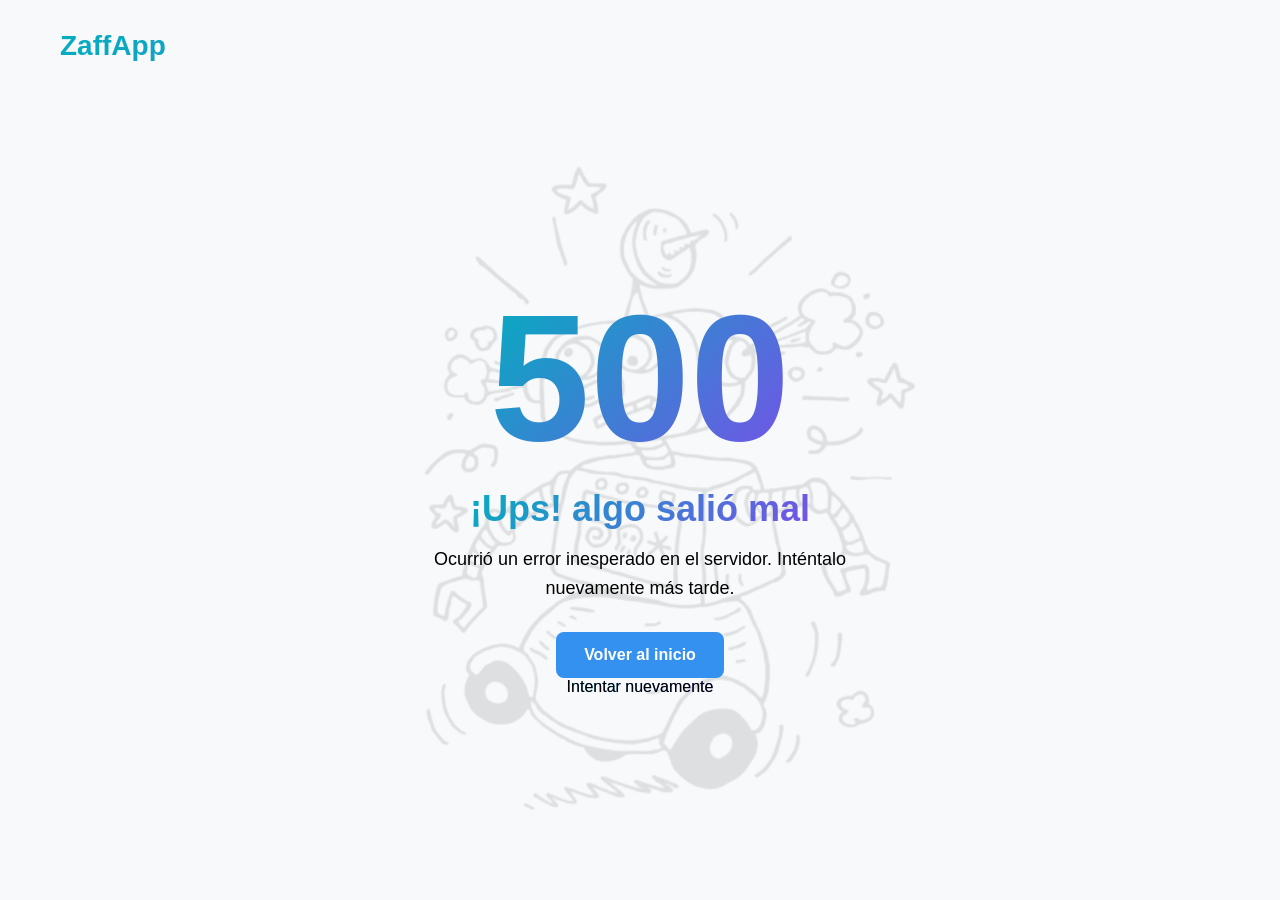
<file: Front Errores/index.html>
<!DOCTYPE html>
<html lang="en">
<head>
    
    <meta charset="UTF-8">
    <meta name="viewport" content="width=device-width, initial-scale=1.0">
    <title>Error 500 - error del servidor</title>
    <link rel="stylesheet" href="Estilos.css">
</head>
<body>
    
    <header class="header">
        <div class="logo">
            ZaffApp
        </div>
    </header>

   
    <main class="error-page">

        <div class="marca-de-agua"></div>
        <div class="Contenido"></div>
        <h1 class="error-code">500</h1>

        
        <h2 class="Notificacion">
            ¡Ups! algo salió mal
        </h2>

        
        <p>
            Ocurrió un error inesperado en el servidor.
            Inténtalo nuevamente más tarde.
        </p>

       
        <div class="acciones">

            <a href="/" class="btn-primaro">
                Volver al inicio
            </a>
            </div>

            <button onclick="location.reload()" class="btn-secundario">
                Intentar nuevamente
            </button>

        </div>

    </main>
</body>
</html>
</file>
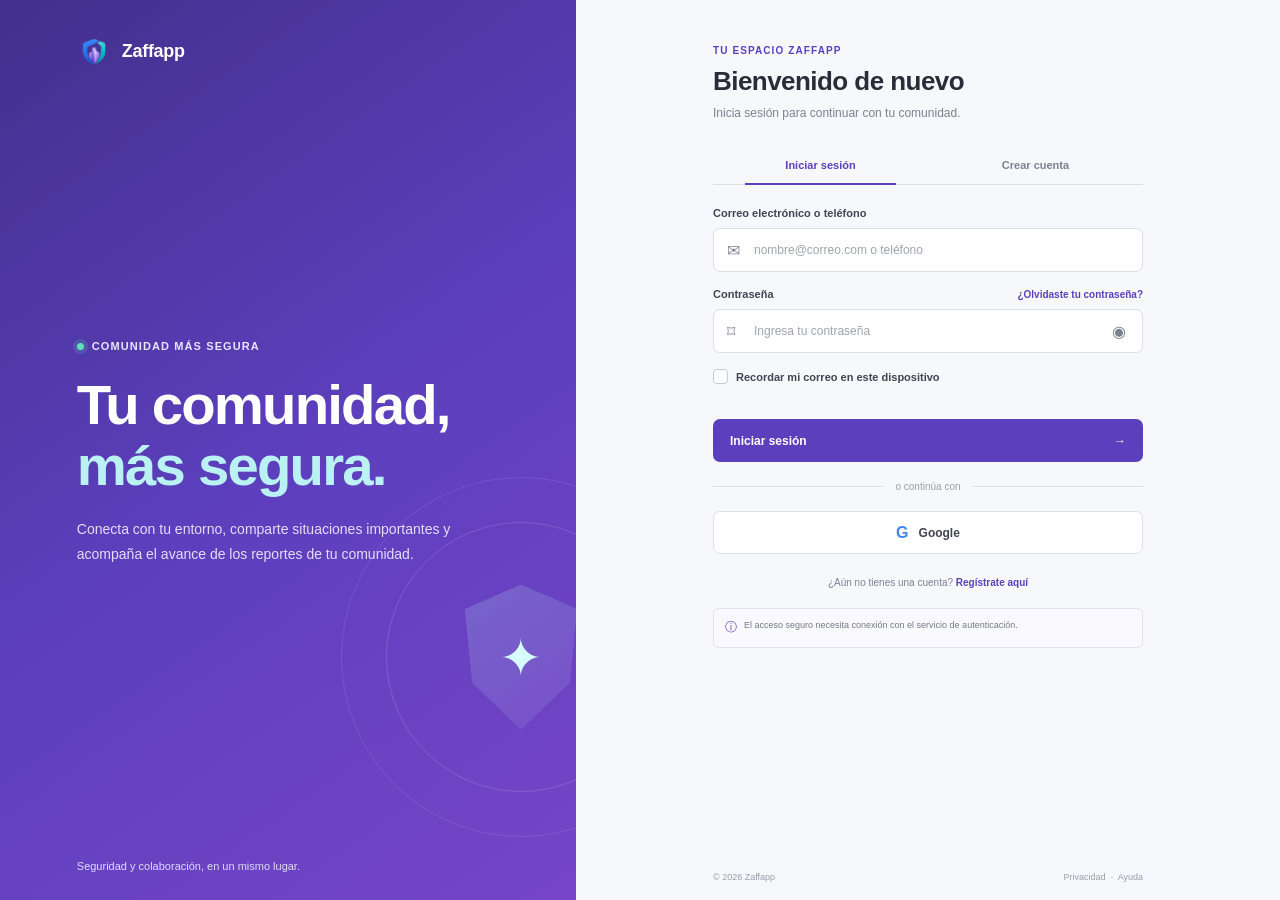
<file: Inicio de sesion,Registro e Historial Front Julian-20261007T182016Z-1-001/Inicio de sesion,Registro e Historial Front Julian/Inicio sesion/index.html>
<!DOCTYPE html>
<html lang="es">
<head>
  <meta charset="UTF-8">
  <meta name="viewport" content="width=device-width, initial-scale=1.0">
  <meta name="theme-color" content="#f7f8fc">
  <title>Zaffapp - Iniciar sesión</title>
  <link rel="stylesheet" href="style.css">
  
</head>
<body>
  <main class="auth-layout">
    <section class="welcome-panel" aria-label="Bienvenida a Zaffapp">
      <a class="brand" href="index.html" aria-label="Zaffapp, inicio">
        <img src="logo.png" alt="" class="logo-img">
        <span>Zaffapp</span>
      </a>
      <div class="welcome-copy">
        <span class="welcome-kicker"><span class="live-dot"></span> Comunidad más segura</span>
        <h1>Tu comunidad,<br><span>más segura.</span></h1>
        <p>Conecta con tu entorno, comparte situaciones importantes y acompaña el avance de los reportes de tu comunidad.</p>
      </div>
      <div class="welcome-decoration" aria-hidden="true">
        <span class="decoration-ring ring-one"></span>
        <span class="decoration-ring ring-two"></span>
        <span class="decoration-shield">✦</span>
      </div>
      <p class="welcome-footer">Seguridad y colaboración, en un mismo lugar.</p>
    </section>

    <section class="auth-panel" aria-labelledby="loginTitle">
      <div class="auth-card">
        <div class="mobile-brand" aria-hidden="true"><img src="logo.png" alt=""><span>Zaffapp</span></div>
        <header class="auth-header">
          <span class="eyebrow">TU ESPACIO ZAFFAPP</span>
          <h2 id="loginTitle">Bienvenido de nuevo</h2>
          <p>Inicia sesión para continuar con tu comunidad.</p>
        </header>

        <div class="auth-tabs" aria-label="Opciones de cuenta">
          <span class="tab-link active" aria-current="page">Iniciar sesión</span>
          <a href="../Registro/index.html" class="tab-link">Crear cuenta</a>
        </div>

        <form class="auth-form" id="loginForm">
          <label for="identity">Correo electrónico o teléfono</label>
          <div class="input-field">
            <span class="input-icon" aria-hidden="true">✉</span>
            <input id="identity" name="identity" type="text" autocomplete="username" placeholder="nombre@correo.com o teléfono" required>
          </div>

          <div class="password-label">
            <label for="password">Contraseña</label>
            <button class="text-button" id="forgotPassword" type="button">¿Olvidaste tu contraseña?</button>
          </div>
          <div class="input-field">
            <span class="input-icon" aria-hidden="true">⌑</span>
            <input id="password" name="password" type="password" autocomplete="current-password" placeholder="Ingresa tu contraseña" required minlength="8">
            <button class="password-toggle" id="togglePassword" type="button" aria-label="Mostrar contraseña" aria-pressed="false">
              <span aria-hidden="true">◉</span>
            </button>
          </div>

          <label class="remember-option">
            <input id="rememberMe" type="checkbox">
            <span class="custom-checkbox" aria-hidden="true"></span>
            <span>Recordar mi correo en este dispositivo</span>
          </label>

          <p class="form-message" id="formMessage" role="alert" aria-live="polite"></p>
          <button class="btn btn-primary" type="submit"><span>Iniciar sesión</span><span aria-hidden="true">→</span></button>
        </form>

        <div class="divider"><span>o continúa con</span></div>
        <button class="btn btn-google" id="googleSignIn" type="button"><span class="google-mark" aria-hidden="true">G</span> Google</button>

        <p class="auth-footer">¿Aún no tienes una cuenta? <a href="../Registro/index.html">Regístrate aquí</a></p>
        <p class="prototype-note"><span aria-hidden="true">ⓘ</span> El acceso seguro necesita conexión con el servicio de autenticación.</p>
      </div>
      <footer class="legal-footer"><span>© 2026 Zaffapp</span><span>Privacidad&nbsp; · &nbsp;Ayuda</span></footer>
    </section>
  </main>

  <div class="modal-backdrop" id="recoveryModal" hidden>
    <section class="recovery-modal" role="dialog" aria-modal="true" aria-labelledby="recoveryTitle">
      <button class="modal-close" id="closeRecovery" type="button" aria-label="Cerrar">×</button>
      <span class="recovery-icon" aria-hidden="true">✉</span>
      <h2 id="recoveryTitle">Recuperar contraseña</h2>
      <p>Escribe el correo asociado a tu cuenta. Te indicaremos el siguiente paso cuando la recuperación esté conectada.</p>
      <form id="recoveryForm">
        <label for="recoveryEmail">Correo electrónico</label>
        <input id="recoveryEmail" type="email" autocomplete="email" placeholder="nombre@correo.com" required>
        <p class="recovery-message" id="recoveryMessage" role="status" aria-live="polite"></p>
        <div class="modal-actions">
          <button class="btn btn-secondary" id="cancelRecovery" type="button">Cancelar</button>
          <button class="btn btn-primary" type="submit">Continuar</button>
        </div>
      </form>
    </section>
  </div>

  <div class="toast" id="toast" role="status" aria-live="polite"></div>

  <script src="iniciosesion.js"></script>
</body>
</html>
</file>
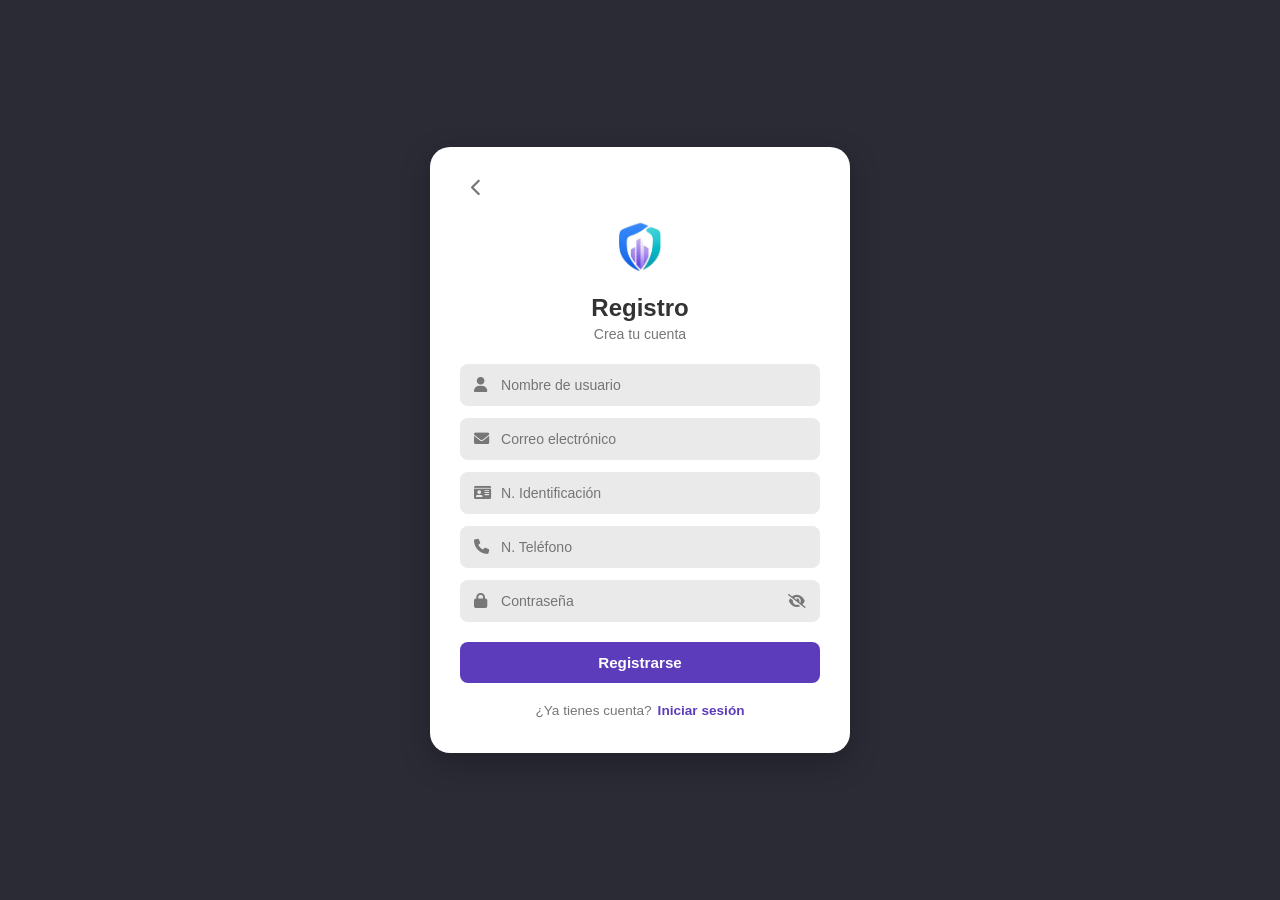
<file: Inicio de sesion,Registro e Historial Front Julian-20261007T182016Z-1-001/Inicio de sesion,Registro e Historial Front Julian/Registro/index.html>
<!DOCTYPE html>
<html lang="es">
<head>
    <meta charset="UTF-8">
    <meta name="viewport" content="width=device-width, initial-scale=1.0">
    <title>Zaffapp - Registro</title>
    <link href="https://cdnjs.cloudflare.com/ajax/libs/font-awesome/6.0.0/css/all.min.css" rel="stylesheet">
    <link rel="stylesheet" href="registro.css">
</head>
<body>

    <main class="auth-container">
        <div class="auth-card">
            
            <!-- Botón de regresar -->
            <div class="card-top-bar">
                <a href="../Inicio sesion/index.html" class="back-btn" title="Volver al inicio de sesión">
                    <i class="fas fa-chevron-left"></i>
                </a>
            </div>

            <!-- Logo de Zaffapp compartido con la pantalla de inicio de sesión -->
            <img src="../Inicio sesion/logo.png" alt="Logo Zaffapp" class="auth-logo">

            <!-- Encabezado -->
            <div class="auth-header">
                <h2>Registro</h2>
                <p>Crea tu cuenta</p>
            </div>

            <!-- Formulario de Registro -->
            <form class="auth-form">
                
                <div class="input-field">
                    <i class="fas fa-user input-icon"></i>
                    <input type="text" placeholder="Nombre de usuario" required>
                </div>

                <div class="input-field">
                    <i class="fas fa-envelope input-icon"></i>
                    <input type="email" placeholder="Correo electrónico" required>
                </div>

                <div class="input-field">
                    <i class="fas fa-id-card input-icon"></i>
                    <input type="text" placeholder="N. Identificación" required>
                </div>

                <div class="input-field">
                    <i class="fas fa-phone input-icon"></i>
                    <input type="tel" placeholder="N. Teléfono" required>
                </div>

                <div class="input-field">
                    <i class="fas fa-lock input-icon"></i>
                    <input type="password" placeholder="Contraseña" required>
                    <i class="fas fa-eye-slash toggle-password"></i>
                </div>

                <!-- Botón de Registro -->
                <button type="submit" class="btn btn-primary">Registrarse</button>
            </form>

            <!-- Pie con enlace a Login -->
            <div class="auth-footer">
                <span>¿Ya tienes cuenta?</span>
                <a href="../Inicio sesion/index.html" class="auth-link">Iniciar sesión</a>
            </div>

        </div>
    </main>

</body>
</html>
</file>
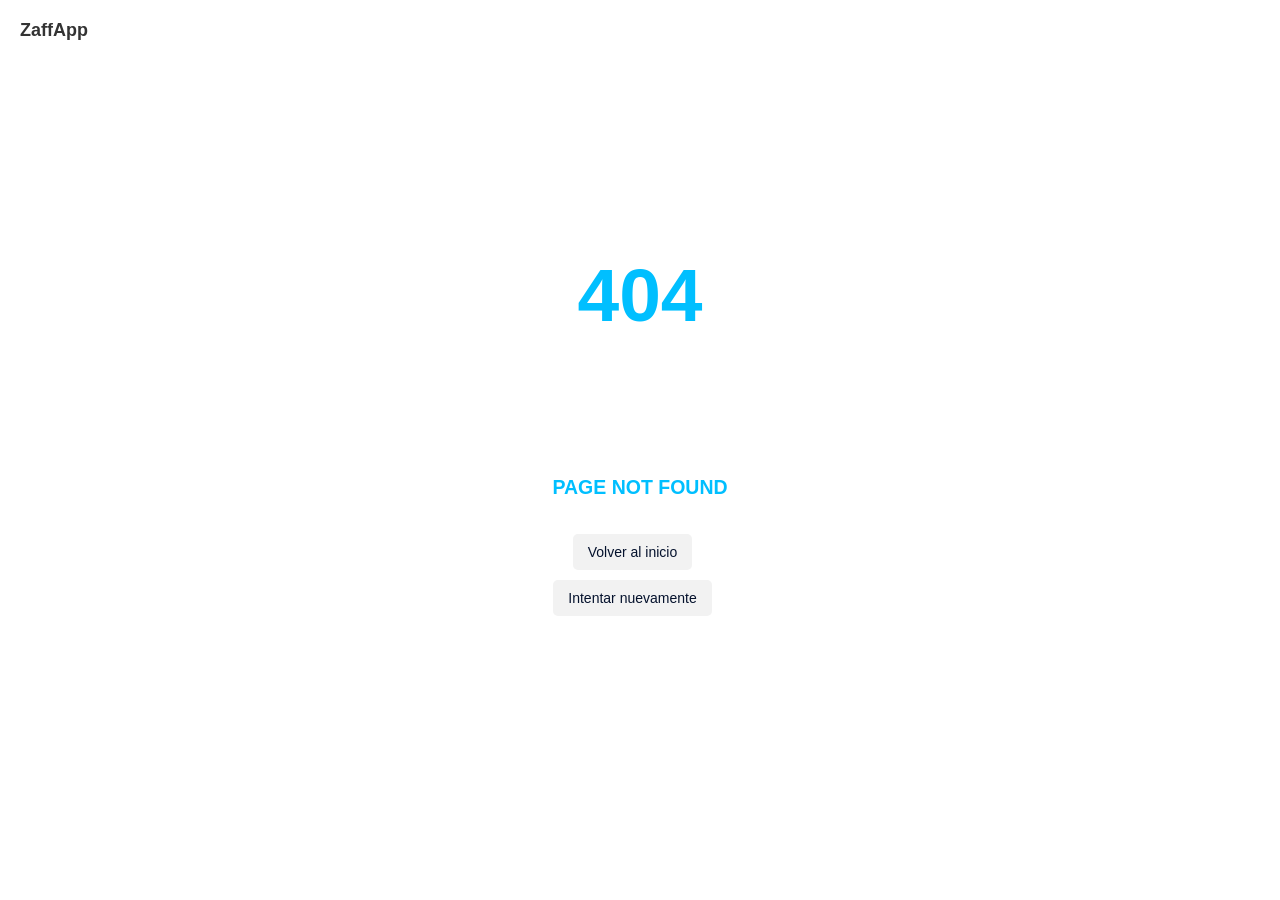
<file: Front Errores/Index(1).html>
<!DOCTYPE html>
<html lang="en">
<head>
    <meta charset="UTF-8">
    <meta name="viewport" content="width=device-width, initial-scale=1.0">
    <title>Error 404</title>
    <link rel="stylesheet" href="main.css">
</head>
<body>

    <!-- Nombre en la esquina superior derecha -->
    <header class="top-header">
        <span class="app-title">ZaffApp</span>
    </header>

    <main>
        <section class="main-logo">
            <h1>404</h1>
        </section>

        <section class="main-input">
            <div class="main-input-container">
                <h1>PAGE NOT FOUND</h1>
            </div>
        </section>

        <section class="main-buttons">
            <div>
                <button>Volver al inicio</button>
            </div>
            <div>
                <!-- Se agrega la clase btn-retry -->
                <button class="btn-retry">Intentar nuevamente</button>
            </div>
        </section>
    </main>
</body>
</html>
</file>
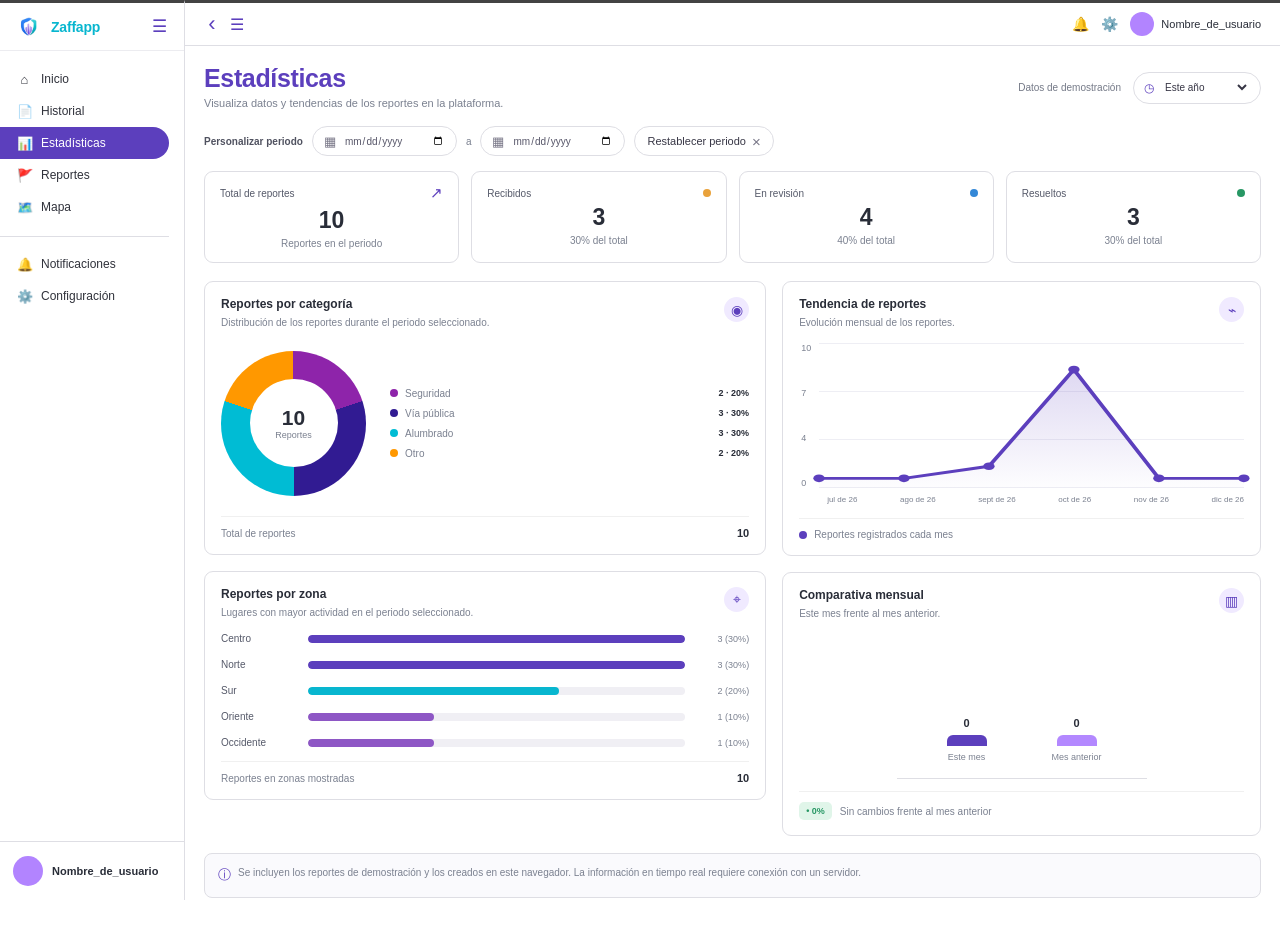
<file: front_estadisticas_reportes/estadisticas/estadisticas.html>
<!DOCTYPE html>
<html lang="es">
<head>
  <meta charset="UTF-8">
  <meta name="viewport" content="width=device-width, initial-scale=1.0">
  <meta name="theme-color" content="#ffffff">
  <title>Zaffapp - Estadísticas</title>
  <link rel="stylesheet" href="../../ZaffApp%20-%20Configuracion%20y%20Notificaciones%20Wendy-20261009T212642Z-1-001/Notificaciones/estilos.css">
  <link rel="stylesheet" href="estilos.css">
  
</head>
<body>
  <div class="app-container">
    <aside class="sidebar" id="sidebar">
      <div class="brand">
        <img src="logo.png" alt="" class="brand-logo" aria-hidden="true">
        <span class="brand-name">Zaffapp</span>
        <button class="sidebar-toggle" id="sidebarToggle" type="button" aria-label="Contraer menú" title="Menú">☰</button>
      </div>

      <nav class="navigation" aria-label="Navegación principal">
        <a class="nav-link" href="../../inicio,mapa,perfil/inicio/inicio/inicio.html"><span class="nav-icon">⌂</span><span class="nav-label">Inicio</span></a>
        <a class="nav-link" href="../../Inicio de sesion,Registro e Historial Front Julian-20261007T182016Z-1-001/Inicio de sesion,Registro e Historial Front Julian/prueba_historial/historial.prueba.html"><span class="nav-icon">📄</span><span class="nav-label">Historial</span></a>
        <a class="nav-link active" href="estadisticas.html" aria-current="page"><span class="nav-icon">📊</span><span class="nav-label">Estadísticas</span></a>
        <a class="nav-link" href="../reportes/reportes.html"><span class="nav-icon">🚩</span><span class="nav-label">Reportes</span></a>
        <a class="nav-link" href="../../inicio,mapa,perfil/inicio/inicio/mapa/mapa.html"><span class="nav-icon">🗺️</span><span class="nav-label">Mapa</span></a>
        <div class="nav-divider"></div>
        <a class="nav-link" href="../../ZaffApp%20-%20Configuracion%20y%20Notificaciones%20Wendy-20261009T212642Z-1-001/Notificaciones/notificaciones.html"><span class="nav-icon">🔔</span><span class="nav-label">Notificaciones</span></a>
        <a class="nav-link" href="../../ZaffApp%20-%20Configuracion%20y%20Notificaciones%20Wendy-20261009T212642Z-1-001/Configuracion/Configuracion_ZaffApp/configuracion.html"><span class="nav-icon">⚙️</span><span class="nav-label">Configuración</span></a>
      </nav>

      <a class="sidebar-user profile-entry" href="../../inicio,mapa,perfil/inicio/inicio/perfil/perfil.html" aria-label="Abrir perfil">
        <span class="avatar avatar-large" aria-hidden="true"></span>
        <span class="user-details"><strong id="sidebarUsername">Nombre_de_usuario</strong></span>
      </a>
    </aside>

    <div class="main-shell">
      <header class="topbar">
        <div class="topbar-left">
          <a class="topbar-icon back-button" href="../reportes/reportes.html" aria-label="Volver a reportes" title="Volver a reportes">‹</a>
          <button class="topbar-icon" id="topbarMenuToggle" type="button" aria-label="Mostrar u ocultar menú" title="Menú">☰</button>
        </div>
        <div class="topbar-right">
          <a class="top-action" href="../../ZaffApp%20-%20Configuracion%20y%20Notificaciones%20Wendy-20261009T212642Z-1-001/Notificaciones/notificaciones.html" aria-label="Notificaciones" title="Notificaciones">🔔</a>
          <a class="top-action" href="../../ZaffApp%20-%20Configuracion%20y%20Notificaciones%20Wendy-20261009T212642Z-1-001/Configuracion/Configuracion_ZaffApp/configuracion.html" aria-label="Configuración" title="Configuración">⚙️</a>
          <a class="topbar-profile" href="../../inicio,mapa,perfil/inicio/inicio/perfil/perfil.html" aria-label="Abrir perfil">
            <span class="avatar avatar-small" aria-hidden="true"></span>
            <span class="topbar-username" id="topbarUsername">Nombre_de_usuario</span>
          </a>
        </div>
      </header>

      <main class="page-content">
        <section class="page-heading" aria-labelledby="pageTitle">
          <div>
            <h1 id="pageTitle">Estadísticas</h1>
            <p>Visualiza datos y tendencias de los reportes en la plataforma.</p>
          </div>
          <div class="heading-actions">
            <span class="save-status" id="statisticsStatus" role="status" aria-live="polite">Datos de demostración</span>
            <label class="period-picker" for="periodFilter">
              <span aria-hidden="true">◷</span>
              <select id="periodFilter" aria-label="Periodo de estadísticas">
                <option value="30">Últimos 30 días</option>
                <option value="90">Últimos 90 días</option>
                <option value="year" selected>Este año</option>
                <option value="all">Todo el periodo</option>
              </select>
            </label>
          </div>
        </section>

        <section class="date-range" aria-label="Rango personalizado de fechas">
          <span>Personalizar periodo</span>
          <label class="date-control" for="dateFrom">
            <span aria-hidden="true">▦</span>
            <input id="dateFrom" type="date" aria-label="Fecha inicial">
          </label>
          <span class="date-separator">a</span>
          <label class="date-control" for="dateTo">
            <span aria-hidden="true">▦</span>
            <input id="dateTo" type="date" aria-label="Fecha final">
          </label>
          <button class="clear-filters" id="clearDates" type="button">Restablecer periodo <span aria-hidden="true">×</span></button>
        </section>

        <section class="stats-grid" aria-label="Resumen de reportes del periodo">
          <article class="stat-card">
            <div class="stat-card-header"><span class="stat-title">Total de reportes</span><span class="stat-icon" aria-hidden="true">↗</span></div>
            <strong class="stat-value" id="totalReports">0</strong>
            <span class="stat-description" id="totalDescription">Reportes en el periodo</span>
          </article>
          <article class="stat-card">
            <div class="stat-card-header"><span class="stat-title">Recibidos</span><span class="mini-indicator review-indicator"></span></div>
            <strong class="stat-value" id="receivedReports">0</strong>
            <span class="stat-description" id="receivedDescription">Pendientes de revisión</span>
          </article>
          <article class="stat-card">
            <div class="stat-card-header"><span class="stat-title">En revisión</span><span class="mini-indicator process-indicator"></span></div>
            <strong class="stat-value" id="reviewReports">0</strong>
            <span class="stat-description" id="reviewDescription">En proceso de atención</span>
          </article>
          <article class="stat-card">
            <div class="stat-card-header"><span class="stat-title">Resueltos</span><span class="mini-indicator resolved-indicator"></span></div>
            <strong class="stat-value" id="resolvedReports">0</strong>
            <span class="stat-description" id="resolvedDescription">Casos atendidos</span>
          </article>
        </section>

        <section class="charts-grid" aria-label="Gráficos de reportes">
          <div class="charts-column main-column">
            <article class="chart-card">
              <div class="chart-heading">
                <div><h2>Reportes por categoría</h2><p class="chart-subtitle">Distribución de los reportes durante el periodo seleccionado.</p></div>
                <span class="chart-icon" aria-hidden="true">◉</span>
              </div>
              <div class="donut-chart-container">
                <div class="donut-chart" id="categoryDonut" role="img" aria-label="Distribución de reportes por categoría">
                  <div class="donut-center"><strong id="categoryTotal">0</strong><span>Reportes</span></div>
                </div>
                <ul class="chart-legend" id="categoryLegend" aria-label="Categorías de reportes"></ul>
              </div>
              <div class="chart-footer"><span class="total-label">Total de reportes</span><strong id="categoryFooterTotal">0</strong></div>
            </article>

            <article class="chart-card">
              <div class="chart-heading">
                <div><h2>Reportes por zona</h2><p class="chart-subtitle">Lugares con mayor actividad en el periodo seleccionado.</p></div>
                <span class="chart-icon" aria-hidden="true">⌖</span>
              </div>
              <div class="bars-list" id="zoneChart" aria-label="Reportes por zona"></div>
              <div class="chart-footer"><span class="total-label">Reportes en zonas mostradas</span><strong id="zoneFooterTotal">0</strong></div>
            </article>
          </div>

          <div class="charts-column side-column">
            <article class="chart-card">
              <div class="chart-heading">
                <div><h2>Tendencia de reportes</h2><p class="chart-subtitle">Evolución mensual de los reportes.</p></div>
                <span class="chart-icon" aria-hidden="true">⌁</span>
              </div>
              <div class="line-chart-container">
                <div class="line-y-labels" id="trendYAxis" aria-hidden="true"></div>
                <div class="line-chart-area">
                  <div class="chart-grid-lines" aria-hidden="true"><span></span><span></span><span></span><span></span></div>
                  <svg id="trendChart" viewBox="0 0 300 150" preserveAspectRatio="none" class="line-svg" role="img" aria-label="Tendencia mensual de reportes"></svg>
                </div>
              </div>
              <div class="line-x-labels" id="trendXAxis"></div>
              <div class="trend-summary"><span class="trend-dot"></span><span>Reportes registrados cada mes</span></div>
            </article>

            <article class="chart-card">
              <div class="chart-heading">
                <div><h2>Comparativa mensual</h2><p class="chart-subtitle">Este mes frente al mes anterior.</p></div>
                <span class="chart-icon" aria-hidden="true">▥</span>
              </div>
              <div class="monthly-chart">
                <div class="monthly-values" id="monthlyComparison"></div>
              </div>
              <div class="monthly-summary" id="monthlySummary"></div>
            </article>
          </div>
        </section>

        <footer class="info-footer">
          <span class="info-icon" aria-hidden="true">ⓘ</span>
          <span>Se incluyen los reportes de demostración y los creados en este navegador. La información en tiempo real requiere conexión con un servidor.</span>
        </footer>
      </main>
    </div>
  </div>

  <button class="sidebar-backdrop" id="sidebarBackdrop" type="button" aria-label="Cerrar menú" tabindex="-1"></button>
  <div class="toast" id="toast" role="status" aria-live="polite"></div>

  
  <script src="estadisticas.js"></script>
</body>
</html>
</file>
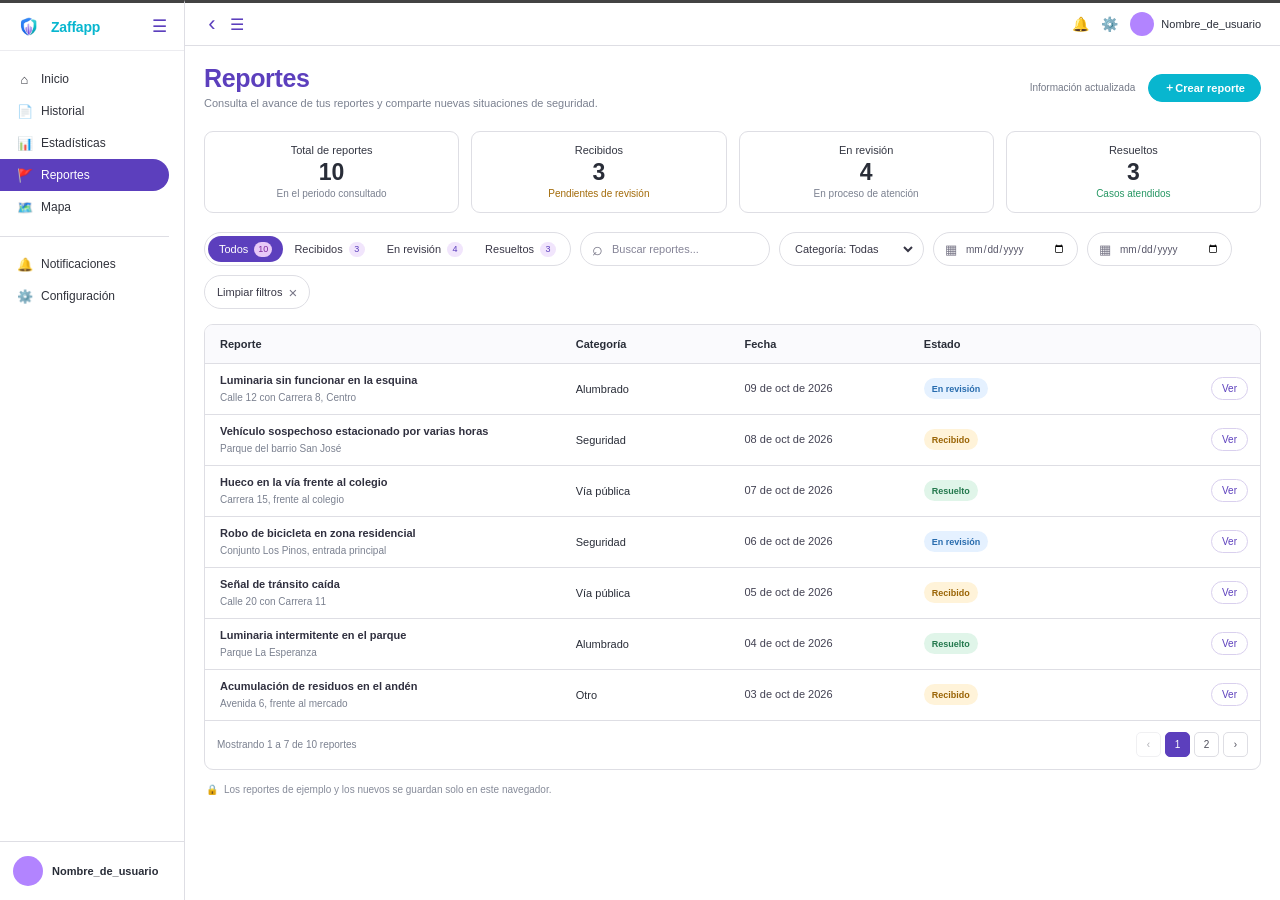
<file: front_estadisticas_reportes/reportes/reportes.html>
<!DOCTYPE html>
<html lang="es">
<head>
  <meta charset="UTF-8">
  <meta name="viewport" content="width=device-width, initial-scale=1.0">
  <meta name="theme-color" content="#ffffff">
  <title>Zaffapp - Reportes</title>
  <link rel="stylesheet" href="../../ZaffApp%20-%20Configuracion%20y%20Notificaciones%20Wendy-20261009T212642Z-1-001/Notificaciones/estilos.css">
  <link rel="stylesheet" href="reportes.css">
 
</head>
<body>
  <div class="app-container">
    <aside class="sidebar" id="sidebar">
      <div class="brand">
        <img src="logo.png" alt="" class="brand-logo" aria-hidden="true">
        <span class="brand-name">Zaffapp</span>
        <button class="sidebar-toggle" id="sidebarToggle" type="button" aria-label="Contraer menú" title="Menú">☰</button>
      </div>

      <nav class="navigation" aria-label="Navegación principal">
        <a class="nav-link" href="../../inicio,mapa,perfil/inicio/inicio/inicio.html"><span class="nav-icon">⌂</span><span class="nav-label">Inicio</span></a>
        <a class="nav-link" href="../../Inicio de sesion,Registro e Historial Front Julian-20261007T182016Z-1-001/Inicio de sesion,Registro e Historial Front Julian/prueba_historial/historial.prueba.html"><span class="nav-icon">📄</span><span class="nav-label">Historial</span></a>
        <a class="nav-link" href="../estadisticas/estadisticas.html"><span class="nav-icon">📊</span><span class="nav-label">Estadísticas</span></a>
        <a class="nav-link active" href="reportes.html" aria-current="page"><span class="nav-icon">🚩</span><span class="nav-label">Reportes</span></a>
        <a class="nav-link" href="../../inicio,mapa,perfil/inicio/inicio/mapa/mapa.html"><span class="nav-icon">🗺️</span><span class="nav-label">Mapa</span></a>
        <div class="nav-divider"></div>
        <a class="nav-link" href="../../ZaffApp%20-%20Configuracion%20y%20Notificaciones%20Wendy-20261009T212642Z-1-001/Notificaciones/notificaciones.html"><span class="nav-icon">🔔</span><span class="nav-label">Notificaciones</span></a>
        <a class="nav-link" href="../../ZaffApp%20-%20Configuracion%20y%20Notificaciones%20Wendy-20261009T212642Z-1-001/Configuracion/Configuracion_ZaffApp/configuracion.html"><span class="nav-icon">⚙️</span><span class="nav-label">Configuración</span></a>
      </nav>

      <a class="sidebar-user profile-entry" href="../../inicio,mapa,perfil/inicio/inicio/perfil/perfil.html" aria-label="Abrir perfil">
        <span class="avatar avatar-large" aria-hidden="true"></span>
        <span class="user-details"><strong id="sidebarUsername">Nombre_de_usuario</strong></span>
      </a>
    </aside>

    <div class="main-shell">
      <header class="topbar">
        <div class="topbar-left">
          <a class="topbar-icon back-button" href="../../Inicio de sesion,Registro e Historial Front Julian-20261007T182016Z-1-001/Inicio de sesion,Registro e Historial Front Julian/prueba_historial/historial.prueba.html" aria-label="Volver al historial" title="Volver al historial">‹</a>
          <button class="topbar-icon" id="topbarMenuToggle" type="button" aria-label="Mostrar u ocultar menú" title="Menú">☰</button>
        </div>
        <div class="topbar-right">
          <a class="top-action" href="../../ZaffApp%20-%20Configuracion%20y%20Notificaciones%20Wendy-20261009T212642Z-1-001/Notificaciones/notificaciones.html" aria-label="Notificaciones" title="Notificaciones">🔔</a>
          <a class="top-action" href="../../ZaffApp%20-%20Configuracion%20y%20Notificaciones%20Wendy-20261009T212642Z-1-001/Configuracion/Configuracion_ZaffApp/configuracion.html" aria-label="Configuración" title="Configuración">⚙️</a>
          <a class="topbar-profile" href="../../inicio,mapa,perfil/inicio/inicio/perfil/perfil.html" aria-label="Abrir perfil">
            <span class="avatar avatar-small" aria-hidden="true"></span>
            <span class="topbar-username" id="topbarUsername">Nombre_de_usuario</span>
          </a>
        </div>
      </header>

      <main class="page-content">
        <section class="page-heading" aria-labelledby="pageTitle">
          <div>
            <h1 id="pageTitle">Reportes</h1>
            <p>Consulta el avance de tus reportes y comparte nuevas situaciones de seguridad.</p>
          </div>
          <div class="heading-actions">
            <span class="save-status" id="reportStatus" role="status" aria-live="polite">Información actualizada</span>
            <button class="primary-button" id="newReportButton" type="button"><span aria-hidden="true">＋</span> Crear reporte</button>
          </div>
        </section>

        <section class="stats-grid" aria-label="Resumen de reportes">
          <article class="stat-card">
            <span class="stat-label">Total de reportes</span>
            <strong class="stat-number" id="totalReports">0</strong>
            <small class="stat-note">En el periodo consultado</small>
          </article>
          <article class="stat-card">
            <span class="stat-label">Recibidos</span>
            <strong class="stat-number" id="receivedReports">0</strong>
            <small class="stat-note stat-note-alert">Pendientes de revisión</small>
          </article>
          <article class="stat-card">
            <span class="stat-label">En revisión</span>
            <strong class="stat-number" id="reviewReports">0</strong>
            <small class="stat-note">En proceso de atención</small>
          </article>
          <article class="stat-card">
            <span class="stat-label">Resueltos</span>
            <strong class="stat-number" id="resolvedReports">0</strong>
            <small class="stat-note stat-note-good">Casos atendidos</small>
          </article>
        </section>

        <section class="report-toolbar" aria-label="Buscar y filtrar reportes">
          <div class="tabs" role="tablist" aria-label="Filtrar reportes por estado">
            <button class="tab-button active" type="button" role="tab" aria-selected="true" data-view="all">Todos <span class="tab-count" id="count-all">0</span></button>
            <button class="tab-button" type="button" role="tab" aria-selected="false" data-view="received">Recibidos <span class="tab-count" id="count-received">0</span></button>
            <button class="tab-button" type="button" role="tab" aria-selected="false" data-view="review">En revisión <span class="tab-count" id="count-review">0</span></button>
            <button class="tab-button" type="button" role="tab" aria-selected="false" data-view="resolved">Resueltos <span class="tab-count" id="count-resolved">0</span></button>
          </div>
          <label class="search-box" for="reportSearch">
            <span aria-hidden="true">⌕</span>
            <input id="reportSearch" type="search" placeholder="Buscar reportes..." autocomplete="off">
          </label>
          <label class="toolbar-select" for="categoryFilter">
            <span class="sr-only">Filtrar por categoría</span>
            <select id="categoryFilter">
              <option value="all">Categoría: Todas</option>
              <option value="Seguridad">Seguridad</option>
              <option value="Vía pública">Vía pública</option>
              <option value="Alumbrado">Alumbrado</option>
              <option value="Otro">Otro</option>
            </select>
          </label>
          <label class="date-control" for="dateFrom" title="Fecha inicial">
            <span aria-hidden="true">▦</span>
            <input id="dateFrom" type="date" aria-label="Fecha inicial">
          </label>
          <label class="date-control" for="dateTo" title="Fecha final">
            <span aria-hidden="true">▦</span>
            <input id="dateTo" type="date" aria-label="Fecha final">
          </label>
          <button class="clear-filters" id="clearFilters" type="button">Limpiar filtros <span aria-hidden="true">×</span></button>
        </section>

        <section class="table-card" aria-label="Listado de reportes">
          <div class="table-scroll">
            <table class="reports-table">
              <thead>
                <tr>
                  <th scope="col">Reporte</th>
                  <th scope="col">Categoría</th>
                  <th scope="col">Fecha</th>
                  <th scope="col">Estado</th>
                  <th scope="col"><span class="sr-only">Acciones</span></th>
                </tr>
              </thead>
              <tbody id="reportRows"></tbody>
            </table>
          </div>
          <div class="empty-state" id="emptyState" hidden>
            <span class="empty-icon" aria-hidden="true">🚩</span>
            <strong>No hay reportes para mostrar</strong>
            <p>Prueba con otros filtros o crea un nuevo reporte.</p>
          </div>
          <footer class="table-footer">
            <span class="results-count" id="resultsCount" aria-live="polite">Mostrando 0 reportes</span>
            <nav class="pagination" aria-label="Paginación de reportes" id="pagination"></nav>
          </footer>
        </section>
        <p class="privacy-note"><span aria-hidden="true">🔒</span> Los reportes de ejemplo y los nuevos se guardan solo en este navegador.</p>
      </main>
    </div>
  </div>

  <button class="sidebar-backdrop" id="sidebarBackdrop" type="button" aria-label="Cerrar menú" tabindex="-1"></button>

  <div class="modal-backdrop" id="reportModal" hidden>
    <section class="report-modal" role="dialog" aria-modal="true" aria-labelledby="reportModalTitle">
      <button class="modal-close" id="closeReportModal" type="button" aria-label="Cerrar">×</button>
      <div class="modal-heading-icon" aria-hidden="true">🚩</div>
      <h2 id="reportModalTitle">Crear un reporte</h2>
      <p>Describe la situación para que pueda ser revisada por el equipo.</p>
      <form id="reportForm">
        <label for="reportTitle">Título del reporte</label>
        <input id="reportTitle" name="title" type="text" maxlength="90" required placeholder="Ej. Luminaria sin funcionar">
        <label for="reportCategory">Categoría</label>
        <select id="reportCategory" name="category" required>
          <option value="">Selecciona una categoría</option>
          <option value="Seguridad">Seguridad</option>
          <option value="Vía pública">Vía pública</option>
          <option value="Alumbrado">Alumbrado</option>
          <option value="Otro">Otro</option>
        </select>
        <label for="reportLocation">Ubicación o referencia</label>
        <input id="reportLocation" name="location" type="text" maxlength="120" required placeholder="Barrio, calle o punto de referencia">
        <label for="reportDescription">Descripción</label>
        <textarea id="reportDescription" name="description" rows="4" maxlength="600" required placeholder="Cuenta qué ocurrió y cuándo..."></textarea>
        <div class="character-count" id="descriptionCount">0 / 600</div>
        <p class="form-error" id="reportError" role="alert"></p>
        <div class="modal-actions">
          <button class="secondary-button" id="cancelReport" type="button">Cancelar</button>
          <button class="primary-button" type="submit">Enviar reporte</button>
        </div>
      </form>
    </section>
  </div>

  <div class="modal-backdrop" id="detailModal" hidden>
    <section class="report-modal detail-modal" role="dialog" aria-modal="true" aria-labelledby="detailTitle">
      <button class="modal-close" id="closeDetailModal" type="button" aria-label="Cerrar">×</button>
      <div class="modal-heading-icon" aria-hidden="true">📋</div>
      <p class="detail-eyebrow" id="detailCategory"></p>
      <h2 id="detailTitle">Detalle del reporte</h2>
      <div class="detail-status" id="detailStatus"></div>
      <p class="detail-description" id="detailDescription"></p>
      <dl class="detail-meta">
        <div><dt>Ubicación</dt><dd id="detailLocation"></dd></div>
        <div><dt>Fecha de creación</dt><dd id="detailDate"></dd></div>
      </dl>
      <div class="modal-actions">
        <button class="secondary-button" id="closeDetailButton" type="button">Cerrar</button>
      </div>
    </section>
  </div>

  <div class="toast" id="toast" role="status" aria-live="polite"></div>

  <script src="reportes.js"></script>
</body>
</html>
</file>
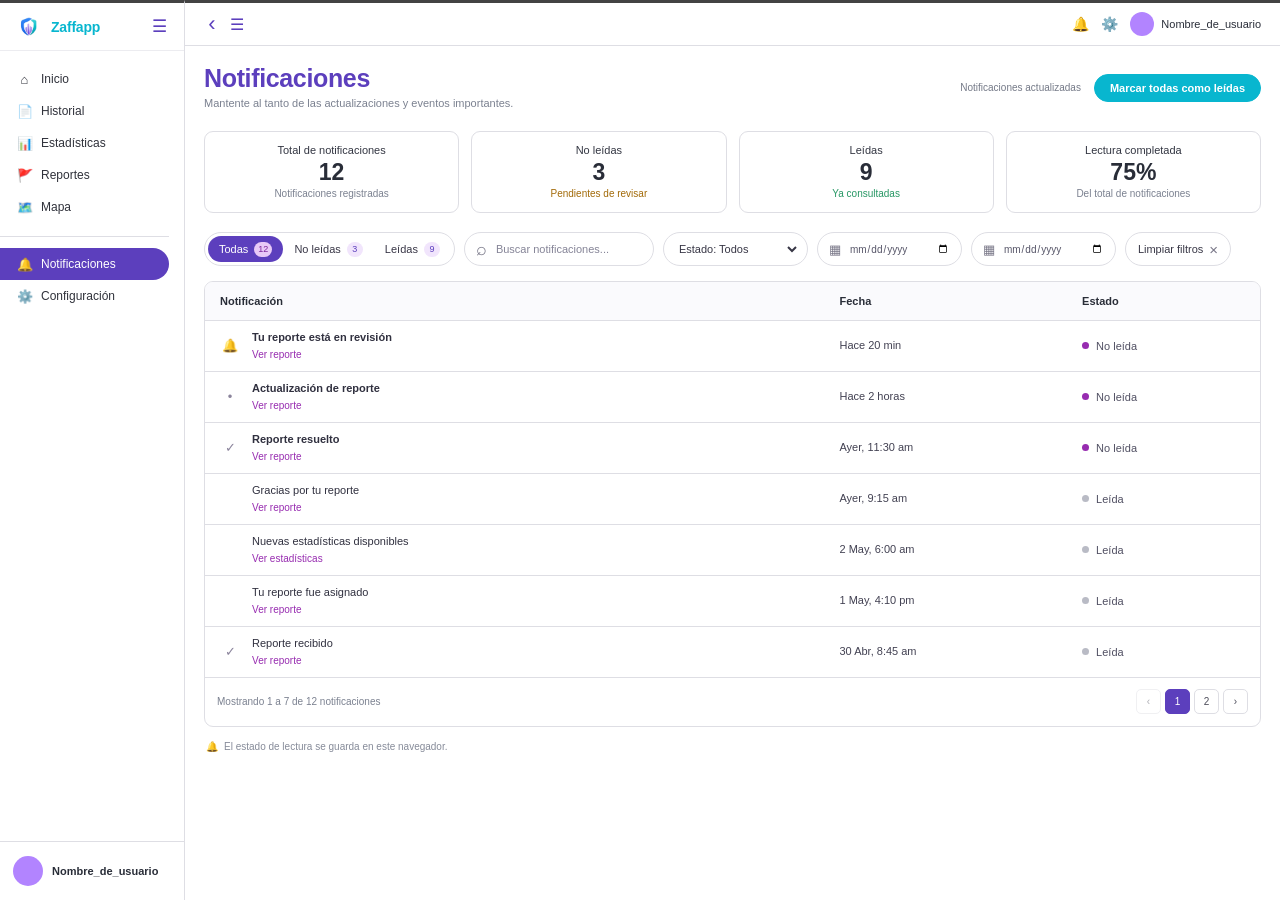
<file: ZaffApp - Configuracion y Notificaciones Wendy-20261009T212642Z-1-001/Notificaciones/notificaciones.html>
<!DOCTYPE html>
<html lang="es">
<head>
  <meta charset="UTF-8">
  <meta name="viewport" content="width=device-width, initial-scale=1.0">
  <meta name="theme-color" content="#ffffff">
  <title>Zaffapp - Notificaciones</title>
  <link rel="stylesheet" href="estilos.css">
 
</head>
<body>
  <div class="app-container">
    <aside class="sidebar" id="sidebar">
      <div class="brand">
        <img src="logo.png" alt="" class="brand-logo" aria-hidden="true">
        <span class="brand-name">Zaffapp</span>
        <button class="sidebar-toggle" id="sidebarToggle" type="button" aria-label="Contraer menú" title="Menú">☰</button>
      </div>

      <nav class="navigation" aria-label="Navegación principal">
        <a class="nav-link" href="../../inicio,mapa,perfil/inicio/inicio/inicio.html"><span class="nav-icon">⌂</span><span class="nav-label">Inicio</span></a>
        <a class="nav-link" href="../../Inicio de sesion,Registro e Historial Front Julian-20261007T182016Z-1-001/Inicio de sesion,Registro e Historial Front Julian/prueba_historial/historial.prueba.html"><span class="nav-icon">📄</span><span class="nav-label">Historial</span></a>
        <a class="nav-link" href="../../front_estadisticas_reportes/estadisticas/estadisticas.html"><span class="nav-icon">📊</span><span class="nav-label">Estadísticas</span></a>
        <a class="nav-link" href="#reportes" data-unavailable-view="Reportes" aria-disabled="true"><span class="nav-icon">🚩</span><span class="nav-label">Reportes</span></a>
        <a class="nav-link" href="../../inicio,mapa,perfil/inicio/inicio/mapa/mapa.html"><span class="nav-icon">🗺️</span><span class="nav-label">Mapa</span></a>
        <div class="nav-divider"></div>
        <a class="nav-link active" href="notificaciones.html" aria-current="page"><span class="nav-icon">🔔</span><span class="nav-label">Notificaciones</span></a>
        <a class="nav-link" href="../Configuracion/Configuracion_ZaffApp/configuracion.html"><span class="nav-icon">⚙️</span><span class="nav-label">Configuración</span></a>
      </nav>

      <a class="sidebar-user profile-entry" href="../../inicio,mapa,perfil/inicio/inicio/perfil/perfil.html" aria-label="Abrir perfil">
        <span class="avatar avatar-large" aria-hidden="true"></span>
        <span class="user-details"><strong id="sidebarUsername">Nombre_de_usuario</strong></span>
      </a>
    </aside>

    <div class="main-shell">
      <header class="topbar">
        <div class="topbar-left">
          <a class="topbar-icon back-button" href="../../Inicio de sesion,Registro e Historial Front Julian-20261007T182016Z-1-001/Inicio de sesion,Registro e Historial Front Julian/prueba_historial/historial.prueba.html" aria-label="Volver al historial" title="Volver al historial">‹</a>
          <button class="topbar-icon" id="topbarMenuToggle" type="button" aria-label="Mostrar u ocultar menú" title="Menú">☰</button>
        </div>
        <div class="topbar-right">
          <a class="top-action" href="notificaciones.html" aria-label="Notificaciones" title="Notificaciones" aria-current="page">🔔</a>
          <a class="top-action" href="../Configuracion/Configuracion_ZaffApp/configuracion.html" aria-label="Configuración" title="Configuración">⚙️</a>
          <a class="topbar-profile" href="../../inicio,mapa,perfil/inicio/inicio/perfil/perfil.html" aria-label="Abrir perfil">
            <span class="avatar avatar-small" aria-hidden="true"></span>
            <span class="topbar-username" id="topbarUsername">Nombre_de_usuario</span>
          </a>
        </div>
      </header>

      <main class="page-content">
        <section class="page-heading" aria-labelledby="pageTitle">
          <div>
            <h1 id="pageTitle">Notificaciones</h1>
            <p>Mantente al tanto de las actualizaciones y eventos importantes.</p>
          </div>
          <div class="heading-actions">
            <span class="save-status" id="notificationStatus" role="status" aria-live="polite">Notificaciones actualizadas</span>
            <button class="primary-button" id="markAllRead" type="button">Marcar todas como leídas</button>
          </div>
        </section>

        <section class="stats-grid" aria-label="Resumen de notificaciones">
          <article class="stat-card">
            <span class="stat-label">Total de notificaciones</span>
            <strong class="stat-number" id="totalNotifications">0</strong>
            <small class="stat-note">Notificaciones registradas</small>
          </article>
          <article class="stat-card">
            <span class="stat-label">No leídas</span>
            <strong class="stat-number" id="unreadNotifications">0</strong>
            <small class="stat-note stat-note-alert">Pendientes de revisar</small>
          </article>
          <article class="stat-card">
            <span class="stat-label">Leídas</span>
            <strong class="stat-number" id="readNotifications">0</strong>
            <small class="stat-note stat-note-good">Ya consultadas</small>
          </article>
          <article class="stat-card">
            <span class="stat-label">Lectura completada</span>
            <strong class="stat-number" id="readRate">0%</strong>
            <small class="stat-note">Del total de notificaciones</small>
          </article>
        </section>

        <section class="notification-toolbar" aria-label="Buscar y filtrar notificaciones">
          <div class="tabs" role="tablist" aria-label="Filtrar notificaciones por lectura">
            <button class="tab-button active" id="tab-all" type="button" role="tab" aria-selected="true" data-view="all">Todas <span class="tab-count" id="count-all">0</span></button>
            <button class="tab-button" id="tab-unread" type="button" role="tab" aria-selected="false" data-view="unread">No leídas <span class="tab-count" id="count-unread">0</span></button>
            <button class="tab-button" id="tab-read" type="button" role="tab" aria-selected="false" data-view="read">Leídas <span class="tab-count" id="count-read">0</span></button>
          </div>
          <label class="search-box" for="notificationSearch">
            <span aria-hidden="true">⌕</span>
            <input id="notificationSearch" type="search" placeholder="Buscar notificaciones..." autocomplete="off">
          </label>
          <label class="toolbar-select" for="statusFilter">
            <span class="sr-only">Filtrar por estado</span>
            <select id="statusFilter">
              <option value="all">Estado: Todos</option>
              <option value="unread">Estado: No leídas</option>
              <option value="read">Estado: Leídas</option>
            </select>
          </label>
          <label class="date-control" for="dateFrom" title="Fecha inicial">
            <span aria-hidden="true">▦</span>
            <input id="dateFrom" type="date" aria-label="Fecha inicial">
          </label>
          <label class="date-control" for="dateTo" title="Fecha final">
            <span aria-hidden="true">▦</span>
            <input id="dateTo" type="date" aria-label="Fecha final">
          </label>
          <button class="clear-filters" id="clearFilters" type="button">Limpiar filtros <span aria-hidden="true">×</span></button>
        </section>

        <section class="table-card" aria-label="Listado de notificaciones">
          <div class="table-scroll">
            <table class="notifications-table">
              <thead>
                <tr><th scope="col">Notificación</th><th scope="col">Fecha</th><th scope="col">Estado</th></tr>
              </thead>
              <tbody id="notificationRows"></tbody>
            </table>
          </div>
          <div class="empty-state" id="emptyState" hidden>
            <span class="empty-icon" aria-hidden="true">🔔</span>
            <strong>No hay notificaciones para mostrar</strong>
            <p>Prueba con otra vista o cambia los filtros.</p>
          </div>
          <footer class="table-footer">
            <span class="results-count" id="resultsCount" aria-live="polite">Mostrando 0 notificaciones</span>
            <nav class="pagination" aria-label="Paginación de notificaciones" id="pagination"></nav>
          </footer>
        </section>
        <p class="privacy-note"><span aria-hidden="true">🔔</span> El estado de lectura se guarda en este navegador.</p>
      </main>
    </div>
  </div>

  <button class="sidebar-backdrop" id="sidebarBackdrop" type="button" aria-label="Cerrar menú" tabindex="-1"></button>
  <div class="toast" id="toast" role="status" aria-live="polite"></div>


  <script src="notificacion.js"></script>
</body>
</html>
</file>
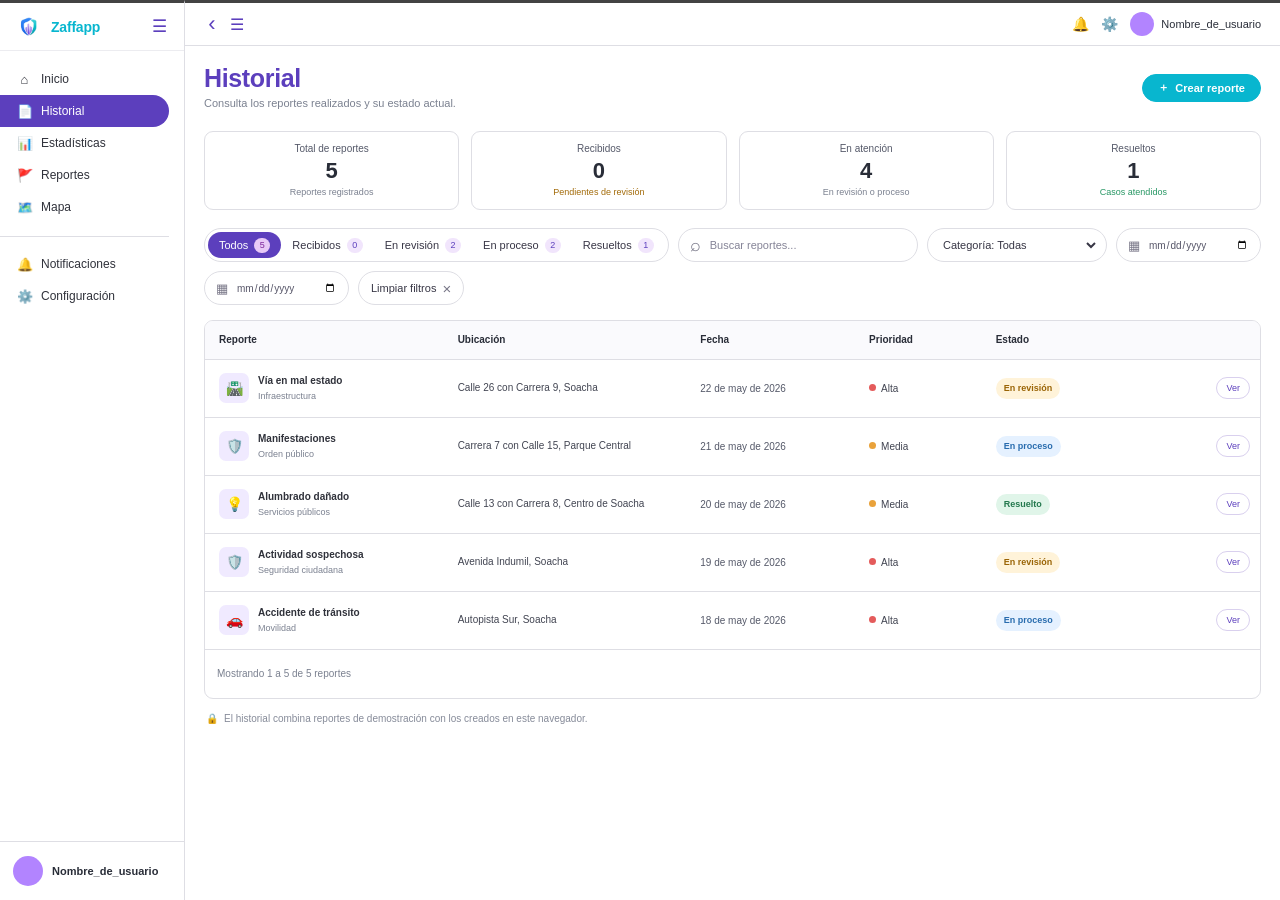
<file: Inicio de sesion,Registro e Historial Front Julian-20261007T182016Z-1-001/Inicio de sesion,Registro e Historial Front Julian/prueba_historial/historial.prueba.html>
<!DOCTYPE html>
<html lang="es">
<head>
  <meta charset="UTF-8">
  <meta name="viewport" content="width=device-width, initial-scale=1.0">
  <meta name="theme-color" content="#ffffff">
  <title>Zaffapp - Historial</title>
  <link rel="stylesheet" href="../../../ZaffApp%20-%20Configuracion%20y%20Notificaciones%20Wendy-20261009T212642Z-1-001/Notificaciones/estilos.css">
  <link rel="stylesheet" href="estilo.css">
  
</head>
<body>
  <div class="app-container">
    <aside class="sidebar" id="sidebar">
      <div class="brand">
        <img src="logo.png" alt="" class="brand-logo" aria-hidden="true">
        <span class="brand-name">Zaffapp</span>
        <button class="sidebar-toggle" id="sidebarToggle" type="button" aria-label="Contraer menú" title="Menú">☰</button>
      </div>

      <nav class="navigation" aria-label="Navegación principal">
        <a class="nav-link" href="../../../inicio,mapa,perfil/inicio/inicio/inicio.html"><span class="nav-icon">⌂</span><span class="nav-label">Inicio</span></a>
        <a class="nav-link active" href="historial.prueba.html" aria-current="page"><span class="nav-icon">📄</span><span class="nav-label">Historial</span></a>
        <a class="nav-link" href="../../../front_estadisticas_reportes/estadisticas/estadisticas.html"><span class="nav-icon">📊</span><span class="nav-label">Estadísticas</span></a>
        <a class="nav-link" href="../../../front_estadisticas_reportes/reportes/reportes.html"><span class="nav-icon">🚩</span><span class="nav-label">Reportes</span></a>
        <a class="nav-link" href="../../../inicio,mapa,perfil/inicio/inicio/mapa/mapa.html"><span class="nav-icon">🗺️</span><span class="nav-label">Mapa</span></a>
        <div class="nav-divider"></div>
        <a class="nav-link" href="../../../ZaffApp%20-%20Configuracion%20y%20Notificaciones%20Wendy-20261009T212642Z-1-001/Notificaciones/notificaciones.html"><span class="nav-icon">🔔</span><span class="nav-label">Notificaciones</span></a>
        <a class="nav-link" href="../../../ZaffApp%20-%20Configuracion%20y%20Notificaciones%20Wendy-20261009T212642Z-1-001/Configuracion/Configuracion_ZaffApp/configuracion.html"><span class="nav-icon">⚙️</span><span class="nav-label">Configuración</span></a>
      </nav>

      <a class="sidebar-user profile-entry" href="../../../inicio,mapa,perfil/inicio/inicio/perfil/perfil.html" aria-label="Abrir perfil">
        <span class="avatar avatar-large" aria-hidden="true"></span>
        <span class="user-details"><strong id="sidebarUsername">Nombre_de_usuario</strong></span>
      </a>
    </aside>

    <div class="main-shell">
      <header class="topbar">
        <div class="topbar-left">
          <a class="topbar-icon back-button" href="../../../front_estadisticas_reportes/reportes/reportes.html" aria-label="Volver a reportes" title="Volver a reportes">‹</a>
          <button class="topbar-icon" id="topbarMenuToggle" type="button" aria-label="Mostrar u ocultar menú" title="Menú">☰</button>
        </div>
        <div class="topbar-right">
          <a class="top-action" href="../../../ZaffApp%20-%20Configuracion%20y%20Notificaciones%20Wendy-20261009T212642Z-1-001/Notificaciones/notificaciones.html" aria-label="Notificaciones" title="Notificaciones">🔔</a>
          <a class="top-action" href="../../../ZaffApp%20-%20Configuracion%20y%20Notificaciones%20Wendy-20261009T212642Z-1-001/Configuracion/Configuracion_ZaffApp/configuracion.html" aria-label="Configuración" title="Configuración">⚙️</a>
          <a class="topbar-profile" href="../../../inicio,mapa,perfil/inicio/inicio/perfil/perfil.html" aria-label="Abrir perfil">
            <span class="avatar avatar-small" aria-hidden="true"></span>
            <span class="topbar-username" id="topbarUsername">Nombre_de_usuario</span>
          </a>
        </div>
      </header>

      <main class="page-content">
        <section class="page-heading" aria-labelledby="pageTitle">
          <div>
            <h1 id="pageTitle">Historial</h1>
            <p>Consulta los reportes realizados y su estado actual.</p>
          </div>
          <a class="primary-button" href="../../../front_estadisticas_reportes/reportes/reportes.html"><span aria-hidden="true">＋</span> Crear reporte</a>
        </section>

        <section class="stats-grid" aria-label="Resumen de mis reportes">
          <article class="stat-card"><span class="stat-label">Total de reportes</span><strong class="stat-number" id="totalReports">0</strong><small class="stat-note">Reportes registrados</small></article>
          <article class="stat-card"><span class="stat-label">Recibidos</span><strong class="stat-number" id="receivedReports">0</strong><small class="stat-note stat-note-alert">Pendientes de revisión</small></article>
          <article class="stat-card"><span class="stat-label">En atención</span><strong class="stat-number" id="activeReports">0</strong><small class="stat-note">En revisión o proceso</small></article>
          <article class="stat-card"><span class="stat-label">Resueltos</span><strong class="stat-number" id="resolvedReports">0</strong><small class="stat-note stat-note-good">Casos atendidos</small></article>
        </section>

        <section class="history-toolbar" aria-label="Buscar y filtrar reportes">
          <div class="tabs" role="tablist" aria-label="Filtrar reportes por estado">
            <button class="tab-button active" type="button" role="tab" aria-selected="true" data-view="all">Todos <span class="tab-count" id="count-all">0</span></button>
            <button class="tab-button" type="button" role="tab" aria-selected="false" data-view="received">Recibidos <span class="tab-count" id="count-received">0</span></button>
            <button class="tab-button" type="button" role="tab" aria-selected="false" data-view="review">En revisión <span class="tab-count" id="count-review">0</span></button>
            <button class="tab-button" type="button" role="tab" aria-selected="false" data-view="process">En proceso <span class="tab-count" id="count-process">0</span></button>
            <button class="tab-button" type="button" role="tab" aria-selected="false" data-view="resolved">Resueltos <span class="tab-count" id="count-resolved">0</span></button>
          </div>
          <label class="search-box" for="historySearch">
            <span aria-hidden="true">⌕</span>
            <input id="historySearch" type="search" placeholder="Buscar reportes..." autocomplete="off">
          </label>
          <label class="toolbar-select" for="categoryFilter">
            <span class="sr-only">Filtrar por categoría</span>
            <select id="categoryFilter">
              <option value="all">Categoría: Todas</option>
              <option value="Seguridad ciudadana">Seguridad ciudadana</option>
              <option value="Seguridad">Seguridad</option>
              <option value="Orden público">Orden público</option>
              <option value="Infraestructura">Infraestructura</option>
              <option value="Vía pública">Vía pública</option>
              <option value="Movilidad">Movilidad</option>
              <option value="Alumbrado">Alumbrado</option>
              <option value="Servicios públicos">Servicios públicos</option>
              <option value="Otro">Otro</option>
            </select>
          </label>
          <label class="date-control" for="dateFrom" title="Fecha inicial">
            <span aria-hidden="true">▦</span>
            <input id="dateFrom" type="date" aria-label="Fecha inicial">
          </label>
          <label class="date-control" for="dateTo" title="Fecha final">
            <span aria-hidden="true">▦</span>
            <input id="dateTo" type="date" aria-label="Fecha final">
          </label>
          <button class="clear-filters" id="clearFilters" type="button">Limpiar filtros <span aria-hidden="true">×</span></button>
        </section>

        <section class="table-card" aria-label="Listado del historial de reportes">
          <div class="table-scroll">
            <table class="history-table">
              <thead>
                <tr>
                  <th scope="col">Reporte</th>
                  <th scope="col">Ubicación</th>
                  <th scope="col">Fecha</th>
                  <th scope="col">Prioridad</th>
                  <th scope="col">Estado</th>
                  <th scope="col"><span class="sr-only">Acciones</span></th>
                </tr>
              </thead>
              <tbody id="historyRows"></tbody>
            </table>
          </div>
          <div class="empty-state" id="emptyState" hidden>
            <span class="empty-icon" aria-hidden="true">📄</span>
            <strong>No hay reportes para mostrar</strong>
            <p>Prueba con otros filtros o crea un nuevo reporte.</p>
          </div>
          <footer class="table-footer">
            <span class="results-count" id="resultsCount" aria-live="polite">Mostrando 0 reportes</span>
            <nav class="pagination" id="pagination" aria-label="Paginación del historial"></nav>
          </footer>
        </section>
        <p class="privacy-note"><span aria-hidden="true">🔒</span> El historial combina reportes de demostración con los creados en este navegador.</p>
      </main>
    </div>
  </div>

  <button class="sidebar-backdrop" id="sidebarBackdrop" type="button" aria-label="Cerrar menú" tabindex="-1"></button>
  <div class="modal-backdrop" id="detailModal" hidden>
    <section class="detail-modal" role="dialog" aria-modal="true" aria-labelledby="detailTitle">
      <button class="modal-close" id="closeDetail" type="button" aria-label="Cerrar">×</button>
      <div class="modal-heading-icon" aria-hidden="true">📋</div>
      <p class="detail-category" id="detailCategory"></p>
      <h2 id="detailTitle">Detalle del reporte</h2>
      <div class="detail-status" id="detailStatus"></div>
      <p class="detail-description" id="detailDescription"></p>
      <dl class="detail-meta">
        <div><dt>Ubicación</dt><dd id="detailLocation"></dd></div>
        <div><dt>Fecha</dt><dd id="detailDate"></dd></div>
        <div><dt>Prioridad</dt><dd id="detailPriority"></dd></div>
      </dl>
      <div class="modal-actions"><button class="secondary-button" id="closeDetailButton" type="button">Cerrar</button></div>
    </section>
  </div>
  <div class="toast" id="toast" role="status" aria-live="polite"></div>

  <script src="historial.js"></script>
</body>
</html>
</file>
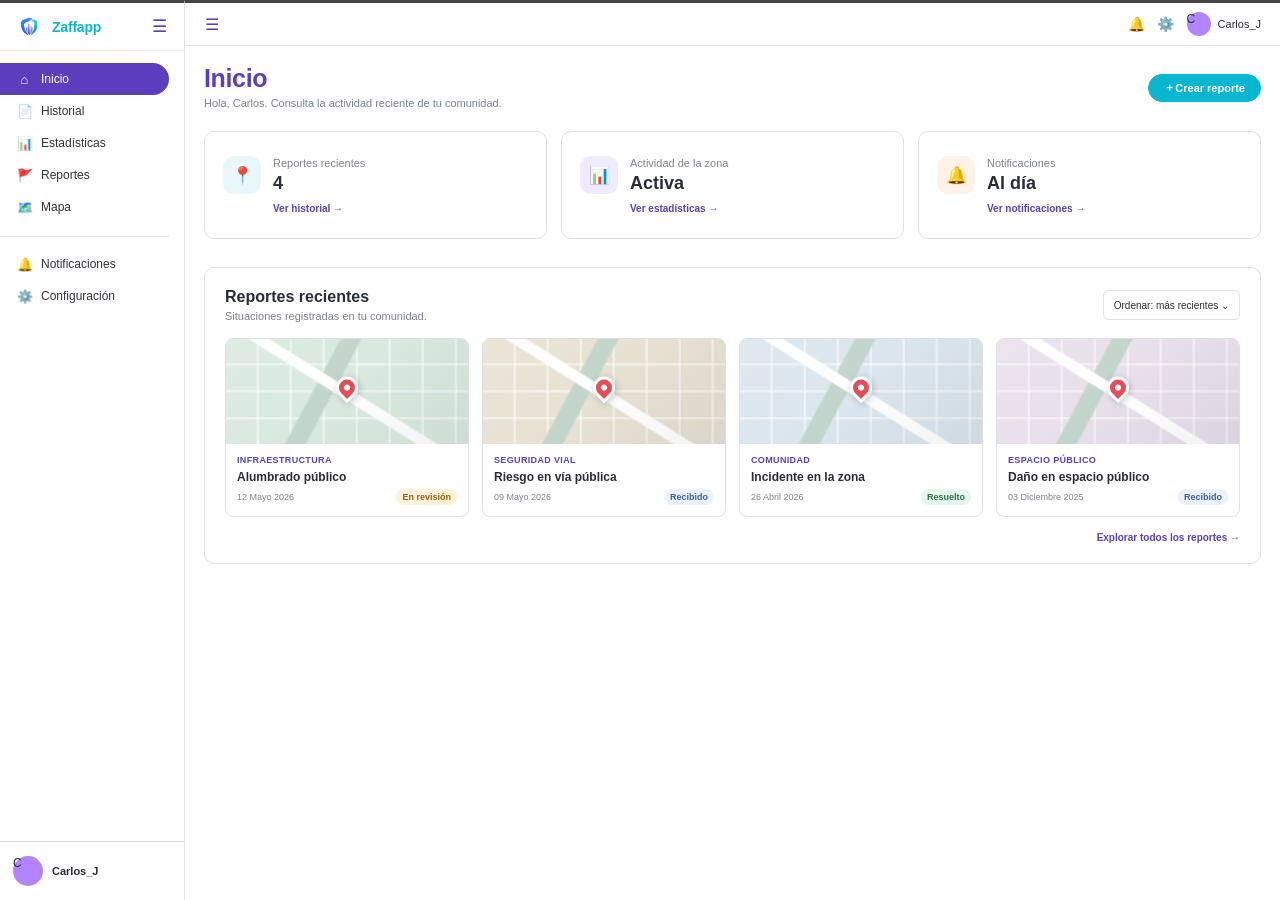
<file: inicio,mapa,perfil/inicio/inicio/inicio.html>
<!DOCTYPE html>
<html lang="es">
<head>
  <meta charset="UTF-8">
  <meta name="viewport" content="width=device-width, initial-scale=1.0">
  <meta name="theme-color" content="#ffffff">
  <title>Zaffapp - Inicio</title>
  <link rel="stylesheet" href="../../../ZaffApp%20-%20Configuracion%20y%20Notificaciones%20Wendy-20261009T212642Z-1-001/Notificaciones/estilos.css">
  <link rel="stylesheet" href="inicio.css">
  <script src="inicio.js" defer></script>
</head>
<body>
  <div class="app-container">
    <aside class="sidebar" id="sidebar">
      <div class="brand">
        <img src="logo.png" alt="" class="brand-logo" aria-hidden="true">
        <span class="brand-name">Zaffapp</span>
        <button class="sidebar-toggle" id="sidebarToggle" type="button" aria-label="Contraer menú" title="Menú">☰</button>
      </div>

      <nav class="navigation" aria-label="Navegación principal">
        <a class="nav-link active" href="inicio.html" aria-current="page"><span class="nav-icon" aria-hidden="true">⌂</span><span class="nav-label">Inicio</span></a>
        <a class="nav-link" href="../../../Inicio%20de%20sesion,Registro%20e%20Historial%20Front%20Julian-20261007T182016Z-1-001/Inicio%20de%20sesion,Registro%20e%20Historial%20Front%20Julian/prueba_historial/historial.prueba.html"><span class="nav-icon" aria-hidden="true">📄</span><span class="nav-label">Historial</span></a>
        <a class="nav-link" href="../../../front_estadisticas_reportes/estadisticas/estadisticas.html"><span class="nav-icon" aria-hidden="true">📊</span><span class="nav-label">Estadísticas</span></a>
        <a class="nav-link" href="../../../front_estadisticas_reportes/reportes/reportes.html"><span class="nav-icon" aria-hidden="true">🚩</span><span class="nav-label">Reportes</span></a>
        <a class="nav-link" href="mapa/mapa.html"><span class="nav-icon" aria-hidden="true">🗺️</span><span class="nav-label">Mapa</span></a>
        <div class="nav-divider"></div>
        <a class="nav-link" href="../../../ZaffApp%20-%20Configuracion%20y%20Notificaciones%20Wendy-20261009T212642Z-1-001/Notificaciones/notificaciones.html"><span class="nav-icon" aria-hidden="true">🔔</span><span class="nav-label">Notificaciones</span></a>
        <a class="nav-link" href="../../../ZaffApp%20-%20Configuracion%20y%20Notificaciones%20Wendy-20261009T212642Z-1-001/Configuracion/Configuracion_ZaffApp/configuracion.html"><span class="nav-icon" aria-hidden="true">⚙️</span><span class="nav-label">Configuración</span></a>
      </nav>

      <a class="sidebar-user profile-entry" href="perfil/perfil.html" aria-label="Abrir perfil">
        <span class="avatar avatar-large profile-avatar" aria-hidden="true">C</span>
        <span class="user-details"><strong id="sidebarUsername">Carlos_J</strong></span>
      </a>
    </aside>

    <div class="main-shell">
      <header class="topbar">
        <div class="topbar-left">
          <button class="topbar-icon" id="topbarMenuToggle" type="button" aria-label="Mostrar u ocultar menú" title="Menú">☰</button>
        </div>
        <div class="topbar-right">
          <a class="top-action" href="../../../ZaffApp%20-%20Configuracion%20y%20Notificaciones%20Wendy-20261009T212642Z-1-001/Notificaciones/notificaciones.html" aria-label="Ver notificaciones" title="Notificaciones">🔔</a>
          <a class="top-action" href="../../../ZaffApp%20-%20Configuracion%20y%20Notificaciones%20Wendy-20261009T212642Z-1-001/Configuracion/Configuracion_ZaffApp/configuracion.html" aria-label="Abrir configuración" title="Configuración">⚙️</a>
          <a class="topbar-profile" href="perfil/perfil.html" aria-label="Abrir perfil">
            <span class="avatar avatar-small profile-avatar" aria-hidden="true">C</span>
            <span class="topbar-username" id="topbarUsername">Carlos_J</span>
          </a>
        </div>
      </header>

      <main class="page-content">
        <section class="page-heading" aria-labelledby="pageTitle">
          <div>
            <h1 id="pageTitle">Inicio</h1>
            <p>Hola, Carlos. Consulta la actividad reciente de tu comunidad.</p>
          </div>
          <div class="heading-actions">
            <a class="primary-button" href="../../../front_estadisticas_reportes/reportes/reportes.html"><span aria-hidden="true">＋</span> Crear reporte</a>
          </div>
        </section>

        <section class="home-summary" aria-label="Resumen de actividad">
          <article class="home-stat-card">
            <span class="home-stat-icon" aria-hidden="true">📍</span>
            <div><span class="home-stat-label">Reportes recientes</span><strong>4</strong></div>
            <a href="../../../Inicio%20de%20sesion,Registro%20e%20Historial%20Front%20Julian-20261007T182016Z-1-001/Inicio%20de%20sesion,Registro%20e%20Historial%20Front%20Julian/prueba_historial/historial.prueba.html">Ver historial <span aria-hidden="true">→</span></a>
          </article>
          <article class="home-stat-card">
            <span class="home-stat-icon home-stat-icon-purple" aria-hidden="true">📊</span>
            <div><span class="home-stat-label">Actividad de la zona</span><strong>Activa</strong></div>
            <a href="../../../front_estadisticas_reportes/estadisticas/estadisticas.html">Ver estadísticas <span aria-hidden="true">→</span></a>
          </article>
          <article class="home-stat-card">
            <span class="home-stat-icon home-stat-icon-orange" aria-hidden="true">🔔</span>
            <div><span class="home-stat-label">Notificaciones</span><strong>Al día</strong></div>
            <a href="../../../ZaffApp%20-%20Configuracion%20y%20Notificaciones%20Wendy-20261009T212642Z-1-001/Notificaciones/notificaciones.html">Ver notificaciones <span aria-hidden="true">→</span></a>
          </article>
        </section>

        <section class="home-section" aria-labelledby="recentReportsTitle">
          <div class="home-section-heading">
            <div>
              <h2 id="recentReportsTitle">Reportes recientes</h2>
              <p>Situaciones registradas en tu comunidad.</p>
            </div>
            <div class="filter-dropdown-container">
              <button class="btn-filter" id="filterBtn" type="button" aria-haspopup="true" aria-expanded="false" aria-controls="filterMenu"><span id="filterLabel">Ordenar: más recientes</span> <span aria-hidden="true">⌄</span></button>
              <div class="filter-menu" id="filterMenu" role="menu" hidden>
                <button class="filter-item" type="button" role="menuitem" data-sort="recent">Más recientes</button>
                <button class="filter-item" type="button" role="menuitem" data-sort="oldest">Más antiguos</button>
              </div>
            </div>
          </div>

          <div class="dashboard-grid-container" id="reportsGrid" aria-live="polite">
            <button class="report-card" type="button" data-title="Alumbrado público" data-date="2026-05-12" data-date-label="12 Mayo 2026" data-location="Coordenadas: 4.6097° N, 74.0817° W (Bogotá D.C.)" data-state="En revisión">
              <span class="map-thumbnail map-thumbnail-one" aria-hidden="true"><span class="map-pin"></span></span>
              <span class="report-info"><span class="report-category">Infraestructura</span><span class="report-title">Alumbrado público</span><span class="report-date">12 Mayo 2026 <span class="report-state state-review">En revisión</span></span></span>
            </button>
            <button class="report-card" type="button" data-title="Riesgo en vía pública" data-date="2026-05-09" data-date-label="09 Mayo 2026" data-location="Coordenadas: 4.5981° N, 74.0758° W (Bogotá D.C.)" data-state="Recibido">
              <span class="map-thumbnail map-thumbnail-two" aria-hidden="true"><span class="map-pin"></span></span>
              <span class="report-info"><span class="report-category">Seguridad vial</span><span class="report-title">Riesgo en vía pública</span><span class="report-date">09 Mayo 2026 <span class="report-state state-received">Recibido</span></span></span>
            </button>
            <button class="report-card" type="button" data-title="Incidente en la zona" data-date="2026-04-26" data-date-label="26 Abril 2026" data-location="Coordenadas: 4.6534° N, 74.0836° W (Bogotá D.C.)" data-state="Resuelto">
              <span class="map-thumbnail map-thumbnail-three" aria-hidden="true"><span class="map-pin"></span></span>
              <span class="report-info"><span class="report-category">Comunidad</span><span class="report-title">Incidente en la zona</span><span class="report-date">26 Abril 2026 <span class="report-state state-resolved">Resuelto</span></span></span>
            </button>
            <button class="report-card" type="button" data-title="Daño en espacio público" data-date="2025-12-03" data-date-label="03 Diciembre 2025" data-location="Coordenadas: 4.7110° N, 74.0721° W (Bogotá D.C.)" data-state="Recibido">
              <span class="map-thumbnail map-thumbnail-four" aria-hidden="true"><span class="map-pin"></span></span>
              <span class="report-info"><span class="report-category">Espacio público</span><span class="report-title">Daño en espacio público</span><span class="report-date">03 Diciembre 2025 <span class="report-state state-received">Recibido</span></span></span>
            </button>
          </div>

          <div class="home-footer-link">
            <a href="../../../front_estadisticas_reportes/reportes/reportes.html">Explorar todos los reportes <span aria-hidden="true">→</span></a>
          </div>
        </section>
      </main>
    </div>
  </div>

  <button class="sidebar-backdrop" id="sidebarBackdrop" type="button" aria-label="Cerrar menú" tabindex="-1"></button>

  <div class="modal-overlay" id="reportModal" aria-hidden="true">
    <section class="modal-card" role="dialog" aria-modal="true" aria-labelledby="modalTitle">
      <div class="modal-header">
        <div><span class="report-category" id="modalCategory">Reporte comunitario</span><h2 id="modalTitle">Detalle del reporte</h2></div>
        <button class="close-modal" id="closeModal" type="button" aria-label="Cerrar detalle">×</button>
      </div>
      <div class="modal-body">
        <div class="modal-map" aria-hidden="true"><span class="map-pin"></span></div>
        <div class="modal-details-text">
          <p><strong>Fecha:</strong> <span id="modalDate"></span></p>
          <p><strong>Ubicación:</strong> <span id="modalLocation"></span></p>
          <p><strong>Estado:</strong> <span class="report-state" id="modalState"></span></p>
        </div>
      </div>
      <div class="modal-footer">
        <button class="btn-secondary" id="closeModalFooter" type="button">Cerrar</button>
        <a class="btn-primary" href="../mapa/mapa.html">Abrir mapa</a>
      </div>
    </section>
  </div>
  <div class="toast" id="homeToast" role="status" aria-live="polite"></div>
</body>
</html>
</file>
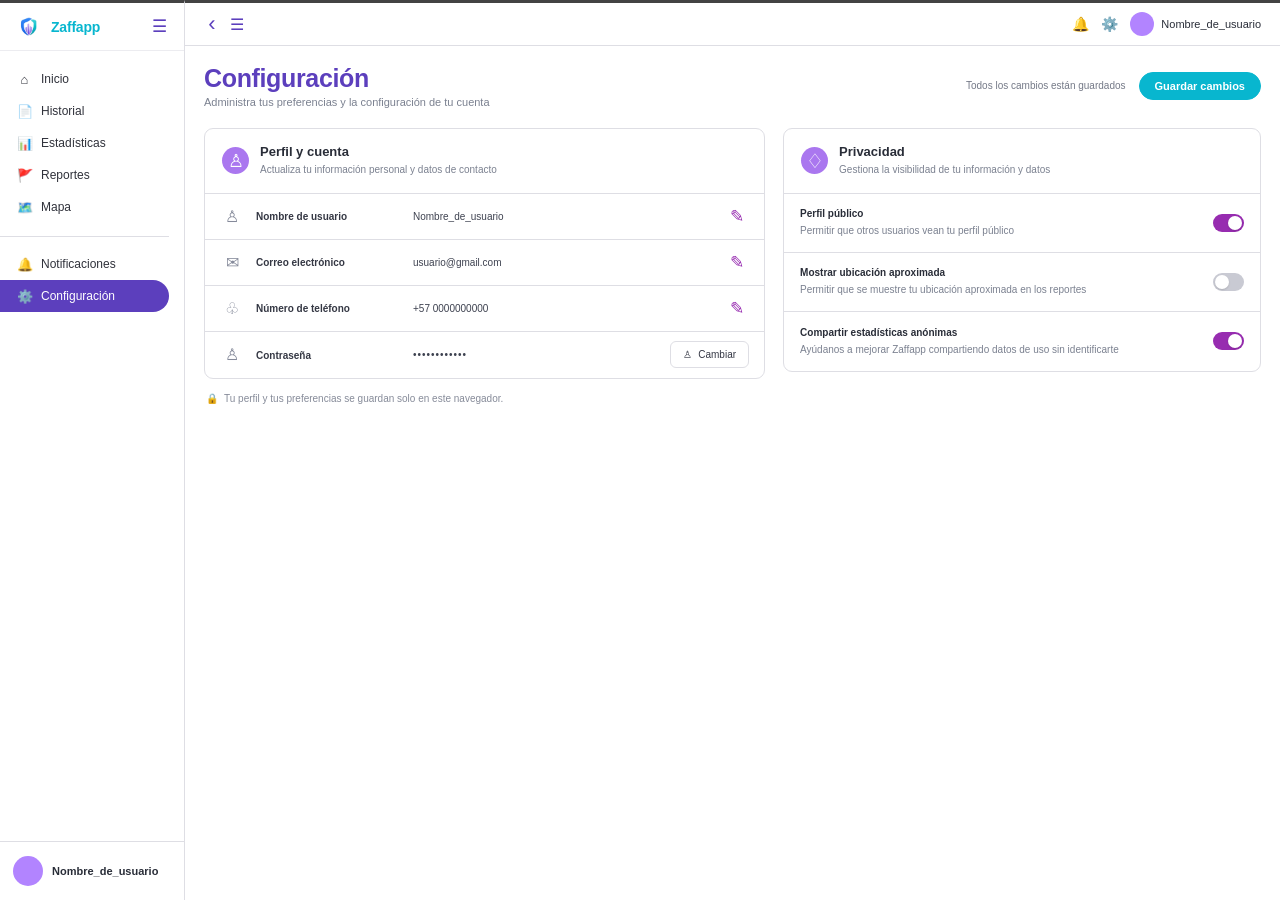
<file: ZaffApp - Configuracion y Notificaciones Wendy-20261009T212642Z-1-001/Configuracion/Configuracion_ZaffApp/configuracion.html>
<!DOCTYPE html>
<html lang="es">
<head>
    <meta charset="UTF-8">
    <meta name="viewport" content="width=device-width, initial-scale=1.0">
    <title>Zaffapp - Configuración</title>
    <link rel="stylesheet" href="estilos.css">
    
</head>
<body>
    <div class="app-container">
        <!-- Menú lateral: conserva la misma estructura visual de Reportes -->
        <aside class="sidebar" id="sidebar">
            <div class="brand">
               <img src="logo.png" alt="" class="brand-logo" aria-hidden="true">
                <span class="brand-name">Zaffapp</span>
                <button class="sidebar-toggle" id="sidebarToggle" type="button" aria-label="Contraer menú">☰</button>
            </div>

            <nav class="navigation" aria-label="Navegación principal">
                <a class="nav-link" href="../../../inicio,mapa,perfil/inicio/inicio/inicio.html"><span class="nav-icon">⌂</span><span class="nav-label">Inicio</span></a>
                <a class="nav-link" href="../../../Inicio de sesion,Registro e Historial Front Julian-20261007T182016Z-1-001/Inicio de sesion,Registro e Historial Front Julian/prueba_historial/historial.prueba.html"><span class="nav-icon">📄</span><span class="nav-label">Historial</span></a>
                <a class="nav-link" href="../../../front_estadisticas_reportes/estadisticas/estadisticas.html"><span class="nav-icon">📊</span><span class="nav-label">Estadísticas</span></a>
                <a class="nav-link" href="#reportes" data-unavailable-view="Reportes" aria-disabled="true"><span class="nav-icon">🚩</span><span class="nav-label">Reportes</span></a>
                <a class="nav-link" href="../../../inicio,mapa,perfil/inicio/inicio/mapa/mapa.html"><span class="nav-icon">🗺️</span><span class="nav-label">Mapa</span></a>
                <div class="nav-divider"></div>
                <a class="nav-link" href="../../Notificaciones/notificaciones.html"><span class="nav-icon">🔔</span><span class="nav-label">Notificaciones</span></a>
                <a class="nav-link active" href="configuracion.html" aria-current="page"><span class="nav-icon">⚙️</span><span class="nav-label">Configuración</span></a>
            </nav>

            <a class="sidebar-user profile-entry" href="../../../inicio,mapa,perfil/inicio/inicio/perfil/perfil.html" aria-label="Abrir perfil">
                <span class="avatar avatar-large" aria-hidden="true"></span>
                <span class="user-details"><strong id="sidebarUsername">Nombre_de_usuario</strong></span>
            </a>
        </aside>

        <div class="main-shell">
            <!-- Barra superior alineada con la página Reportes -->
            <header class="topbar">
                <div class="topbar-left">
                    <a class="topbar-icon back-button" href="../../../Inicio de sesion,Registro e Historial Front Julian-20261007T182016Z-1-001/Inicio de sesion,Registro e Historial Front Julian/prueba_historial/historial.prueba.html" aria-label="Volver al historial" title="Volver al historial">‹</a>
                    <button class="topbar-icon" id="topbarMenuToggle" type="button" aria-label="Mostrar u ocultar menú" title="Menú">☰</button>
                </div>
                <div class="topbar-right">
                    <a class="top-action" href="../../Notificaciones/notificaciones.html" aria-label="Notificaciones" title="Notificaciones">🔔</a>
                    <a class="top-action" href="configuracion.html" aria-label="Configuración" title="Configuración">⚙️</a>
                    <a class="topbar-profile" href="../../../inicio,mapa,perfil/inicio/inicio/perfil/perfil.html" aria-label="Abrir perfil">
                        <span class="avatar avatar-small" aria-hidden="true"></span>
                        <span class="topbar-username" id="topbarUsername">Nombre de usuario</span>
                    </a>
                </div>
            </header>

            <main class="page-content">
                <div class="page-heading">
                    <div>
                        <h1>Configuración</h1>
                        <p>Administra tus preferencias y la configuración de tu cuenta</p>
                    </div>
                    <div class="heading-actions">
                        <span class="save-status" id="saveStatus" role="status" aria-live="polite">Todos los cambios están guardados</span>
                        <button class="primary-button" id="saveChanges" type="button">Guardar cambios</button>
                    </div>
                </div>

                <div class="settings-layout">
                    <!-- Perfil y cuenta -->
                    <section class="settings-card profile-card" aria-labelledby="profileTitle">
                        <div class="card-heading">
                            <div class="section-icon user-icon" aria-hidden="true">♙</div>
                            <div>
                                <h2 id="profileTitle">Perfil y cuenta</h2>
                                <p>Actualiza tu información personal y datos de contacto</p>
                            </div>
                        </div>

                        <div class="setting-row account-row" data-field="username">
                            <div class="row-icon" aria-hidden="true">♙</div>
                            <div class="row-label"><label for="username">Nombre de usuario</label></div>
                            <div class="row-value"><span class="value-text" id="usernameText">Nombre_de_usuario</span><input id="username" class="edit-input" value="Nombre_de_usuario" maxlength="40" autocomplete="username" required hidden></div>
                            <button class="edit-button" type="button" data-edit="username" aria-label="Editar nombre de usuario" title="Editar">✎</button>
                        </div>

                        <div class="setting-row account-row" data-field="email">
                            <div class="row-icon" aria-hidden="true">✉</div>
                            <div class="row-label"><label for="email">Correo electrónico</label></div>
                            <div class="row-value"><span class="value-text" id="emailText">usuario@gmail.com</span><input id="email" class="edit-input" type="email" value="usuario@gmail.com" maxlength="100" autocomplete="email" required hidden></div>
                            <button class="edit-button" type="button" data-edit="email" aria-label="Editar correo electrónico" title="Editar">✎</button>
                        </div>

                        <div class="setting-row account-row" data-field="phone">
                            <div class="row-icon" aria-hidden="true">♧</div>
                            <div class="row-label"><label for="phone">Número de teléfono</label></div>
                            <div class="row-value"><span class="value-text" id="phoneText">+57 0000000000</span><input id="phone" class="edit-input" type="tel" value="+57 0000000000" maxlength="22" autocomplete="tel" required hidden></div>
                            <button class="edit-button" type="button" data-edit="phone" aria-label="Editar número de teléfono" title="Editar">✎</button>
                        </div>

                        <button class="sidebar-backdrop" id="sidebarBackdrop" type="button" aria-label="Cerrar menú" tabindex="-1"></button>

                        <div class="setting-row account-row password-row">
                            <div class="row-icon" aria-hidden="true">♙</div>
                            <div class="row-label"><span class="field-label">Contraseña</span></div>
                            <div class="row-value"><span class="value-text password-dots">••••••••••••</span></div>
                            <button class="secondary-button password-button" id="openPassword" type="button"><span aria-hidden="true">♙</span> Cambiar</button>
                        </div>
                    </section>

                    <!-- Privacidad -->
                    <section class="settings-card privacy-card" aria-labelledby="privacyTitle">
                        <div class="card-heading">
                            <div class="section-icon shield-icon" aria-hidden="true">♢</div>
                            <div>
                                <h2 id="privacyTitle">Privacidad</h2>
                                <p>Gestiona la visibilidad de tu información y datos</p>
                            </div>
                        </div>

                        <div class="setting-row privacy-row">
                            <div class="privacy-copy"><h3>Perfil público</h3><p>Permitir que otros usuarios vean tu perfil público</p></div>
                            <label class="switch" aria-label="Perfil público"><input type="checkbox" id="publicProfile" checked><span class="switch-slider"></span></label>
                        </div>
                        <div class="setting-row privacy-row">
                            <div class="privacy-copy"><h3>Mostrar ubicación aproximada</h3><p>Permitir que se muestre tu ubicación aproximada en los reportes</p></div>
                            <label class="switch" aria-label="Mostrar ubicación aproximada"><input type="checkbox" id="showLocation"><span class="switch-slider"></span></label>
                        </div>
                        <div class="setting-row privacy-row">
                            <div class="privacy-copy"><h3>Compartir estadísticas anónimas</h3><p>Ayúdanos a mejorar Zaffapp compartiendo datos de uso sin identificarte</p></div>
                            <label class="switch" aria-label="Compartir estadísticas anónimas"><input type="checkbox" id="shareStats" checked><span class="switch-slider"></span></label>
                        </div>
                    </section>
                </div>
                <p class="privacy-note"><span aria-hidden="true">🔒</span> Tu perfil y tus preferencias se guardan solo en este navegador.</p>
            </main>
        </div>
    </div>

    <!-- Ventana para cambiar contraseña -->
    <div class="modal-backdrop" id="passwordModal" hidden>
        <section class="password-modal" role="dialog" aria-modal="true" aria-labelledby="passwordModalTitle">
            <button class="modal-close" id="closePassword" type="button" aria-label="Cerrar">×</button>
            <div class="modal-heading-icon" aria-hidden="true">🔒</div>
            <h2 id="passwordModalTitle">Cambiar contraseña</h2>
            <p>Elige una contraseña segura para proteger tu cuenta.</p>
            <form id="passwordForm">
                <label for="currentPassword">Contraseña actual</label>
                <input id="currentPassword" type="password" autocomplete="current-password" required minlength="4">
                <label for="newPassword">Nueva contraseña</label>
                <input id="newPassword" type="password" autocomplete="new-password" required minlength="8">
                <label for="confirmPassword">Confirmar nueva contraseña</label>
                <input id="confirmPassword" type="password" autocomplete="new-password" required minlength="8">
                <p class="form-error" id="passwordError" role="alert"></p>
                <div class="modal-actions"><button class="secondary-button" id="cancelPassword" type="button">Cancelar</button><button class="primary-button" type="submit">Actualizar contraseña</button></div>
            </form>
        </section>
    </div>

    <div class="toast" id="toast" role="status" aria-live="polite"></div>

    <script src="configuracion.js"></script>
</body>
</html>
</file>
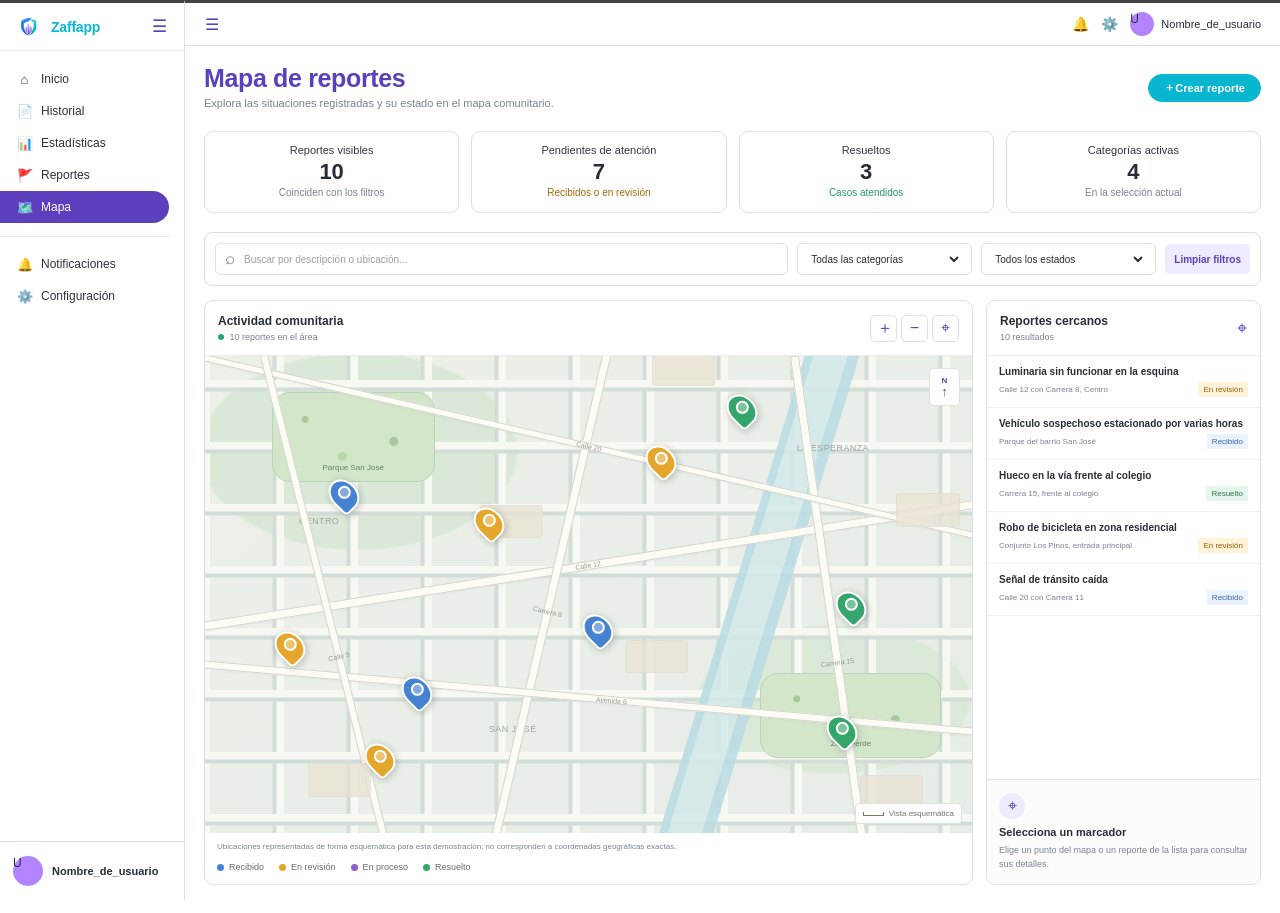
<file: inicio,mapa,perfil/inicio/inicio/mapa/mapa.html>
<!DOCTYPE html>
<html lang="es">
<head>
  <meta charset="UTF-8">
  <meta name="viewport" content="width=device-width, initial-scale=1.0">
  <meta name="theme-color" content="#ffffff">
  <title>Zaffapp - Mapa</title>
  <link rel="stylesheet" href="../../../../ZaffApp%20-%20Configuracion%20y%20Notificaciones%20Wendy-20261009T212642Z-1-001/Notificaciones/estilos.css">
  <link rel="stylesheet" href="mapa.css">
  <script src="mapa.js" defer></script>
</head>
<body>
  <div class="app-container">
    <aside class="sidebar" id="sidebar">
      <div class="brand">
        <img src="logo.png" alt="" class="brand-logo" aria-hidden="true">
        <span class="brand-name">Zaffapp</span>
        <button class="sidebar-toggle" id="sidebarToggle" type="button" aria-label="Contraer menú" title="Menú">☰</button>
      </div>

      <nav class="navigation" aria-label="Navegación principal">
        <a class="nav-link" href="../inicio.html"><span class="nav-icon" aria-hidden="true">⌂</span><span class="nav-label">Inicio</span></a>
        <a class="nav-link" href="../../../../Inicio%20de%20sesion,Registro%20e%20Historial%20Front%20Julian-20261007T182016Z-1-001/Inicio%20de%20sesion,Registro%20e%20Historial%20Front%20Julian/prueba_historial/historial.prueba.html"><span class="nav-icon" aria-hidden="true">📄</span><span class="nav-label">Historial</span></a>
        <a class="nav-link" href="../../../../front_estadisticas_reportes/estadisticas/estadisticas.html"><span class="nav-icon" aria-hidden="true">📊</span><span class="nav-label">Estadísticas</span></a>
        <a class="nav-link" href="../../../../front_estadisticas_reportes/reportes/reportes.html"><span class="nav-icon" aria-hidden="true">🚩</span><span class="nav-label">Reportes</span></a>
        <a class="nav-link active" href="mapa.html" aria-current="page"><span class="nav-icon" aria-hidden="true">🗺️</span><span class="nav-label">Mapa</span></a>
        <div class="nav-divider"></div>
        <a class="nav-link" href="../../../../ZaffApp%20-%20Configuracion%20y%20Notificaciones%20Wendy-20261009T212642Z-1-001/Notificaciones/notificaciones.html"><span class="nav-icon" aria-hidden="true">🔔</span><span class="nav-label">Notificaciones</span></a>
        <a class="nav-link" href="../../../../ZaffApp%20-%20Configuracion%20y%20Notificaciones%20Wendy-20261009T212642Z-1-001/Configuracion/Configuracion_ZaffApp/configuracion.html"><span class="nav-icon" aria-hidden="true">⚙️</span><span class="nav-label">Configuración</span></a>
      </nav>

      <a class="sidebar-user profile-entry" href="../perfil/perfil.html" aria-label="Abrir perfil">
        <span class="avatar avatar-large profile-avatar" id="sidebarAvatar" aria-hidden="true">U</span>
        <span class="user-details"><strong id="sidebarUsername">Nombre_de_usuario</strong></span>
      </a>
    </aside>

    <div class="main-shell">
      <header class="topbar">
        <div class="topbar-left">
          <button class="topbar-icon" id="topbarMenuToggle" type="button" aria-label="Mostrar u ocultar menú" title="Menú">☰</button>
        </div>
        <div class="topbar-right">
          <a class="top-action" href="../../../../ZaffApp%20-%20Configuracion%20y%20Notificaciones%20Wendy-20261009T212642Z-1-001/Notificaciones/notificaciones.html" aria-label="Ver notificaciones" title="Notificaciones">🔔</a>
          <a class="top-action" href="../../../../ZaffApp%20-%20Configuracion%20y%20Notificaciones%20Wendy-20261009T212642Z-1-001/Configuracion/Configuracion_ZaffApp/configuracion.html" aria-label="Abrir configuración" title="Configuración">⚙️</a>
          <a class="topbar-profile" href="../perfil/perfil.html" aria-label="Abrir perfil">
            <span class="avatar avatar-small profile-avatar" id="topbarAvatar" aria-hidden="true">U</span>
            <span class="topbar-username" id="topbarUsername">Nombre_de_usuario</span>
          </a>
        </div>
      </header>

      <main class="page-content">
        <section class="page-heading" aria-labelledby="pageTitle">
          <div>
            <h1 id="pageTitle">Mapa de reportes</h1>
            <p>Explora las situaciones registradas y su estado en el mapa comunitario.</p>
          </div>
          <div class="heading-actions">
            <a class="primary-button" href="../../../../front_estadisticas_reportes/reportes/reportes.html"><span aria-hidden="true">＋</span> Crear reporte</a>
          </div>
        </section>

        <section class="stats-grid map-summary" aria-label="Resumen de reportes en el mapa">
          <article class="stat-card">
            <span class="stat-label">Reportes visibles</span>
            <strong class="stat-number" id="visibleCount">0</strong>
            <small class="stat-note">Coinciden con los filtros</small>
          </article>
          <article class="stat-card">
            <span class="stat-label">Pendientes de atención</span>
            <strong class="stat-number" id="pendingCount">0</strong>
            <small class="stat-note stat-note-alert">Recibidos o en revisión</small>
          </article>
          <article class="stat-card">
            <span class="stat-label">Resueltos</span>
            <strong class="stat-number" id="resolvedCount">0</strong>
            <small class="stat-note stat-note-good">Casos atendidos</small>
          </article>
          <article class="stat-card">
            <span class="stat-label">Categorías activas</span>
            <strong class="stat-number" id="categoryCount">0</strong>
            <small class="stat-note">En la selección actual</small>
          </article>
        </section>

        <section class="map-toolbar" aria-label="Filtrar reportes en el mapa">
          <label class="map-search" for="mapSearch">
            <span aria-hidden="true">⌕</span>
            <input id="mapSearch" type="search" placeholder="Buscar por descripción o ubicación..." autocomplete="off">
          </label>
          <label class="map-select" for="categoryFilter">
            <span class="sr-only">Filtrar por categoría</span>
            <select id="categoryFilter">
              <option value="all">Todas las categorías</option>
              <option value="Seguridad">Seguridad</option>
              <option value="Vía pública">Vía pública</option>
              <option value="Alumbrado">Alumbrado</option>
              <option value="Otro">Otro</option>
            </select>
          </label>
          <label class="map-select" for="statusFilter">
            <span class="sr-only">Filtrar por estado</span>
            <select id="statusFilter">
              <option value="all">Todos los estados</option>
              <option value="Recibido">Recibido</option>
              <option value="En revisión">En revisión</option>
              <option value="En proceso">En proceso</option>
              <option value="Resuelto">Resuelto</option>
            </select>
          </label>
          <button class="clear-map-filters" id="clearFilters" type="button">Limpiar filtros</button>
        </section>

        <section class="map-layout" aria-label="Mapa y reportes">
          <div class="map-panel">
            <div class="map-panel-heading">
              <div>
                <h2>Actividad comunitaria</h2>
                <p><span class="map-status-dot" aria-hidden="true"></span> <span id="mapResultLabel">Cargando reportes...</span></p>
              </div>
              <div class="map-zoom-controls" aria-label="Controles del mapa">
                <button type="button" id="zoomIn" aria-label="Acercar mapa" title="Acercar">＋</button>
                <button type="button" id="zoomOut" aria-label="Alejar mapa" title="Alejar">−</button>
                <button type="button" id="resetMap" aria-label="Restablecer vista del mapa" title="Restablecer vista">⌖</button>
              </div>
            </div>

            <div class="map-canvas" id="mapCanvas" role="group" aria-label="Mapa esquemático interactivo de reportes">
              <div class="map-scene" id="mapScene">
                <div class="map-waterway" aria-hidden="true"></div>
                <div class="map-park park-one" aria-hidden="true"><span>Parque San José</span></div>
                <div class="map-park park-two" aria-hidden="true"><span>Zona verde</span></div>
                <div class="map-neighborhood neighborhood-one" aria-hidden="true">Centro</div>
                <div class="map-neighborhood neighborhood-two" aria-hidden="true">San José</div>
                <div class="map-neighborhood neighborhood-three" aria-hidden="true">La Esperanza</div>
                <div class="map-street street-one" aria-hidden="true"><span>Calle 12</span></div>
                <div class="map-street street-two" aria-hidden="true"><span>Carrera 8</span></div>
                <div class="map-street street-three" aria-hidden="true"><span>Avenida 6</span></div>
                <div class="map-street street-four" aria-hidden="true"><span>Carrera 15</span></div>
                <div class="map-street street-five" aria-hidden="true"><span>Calle 20</span></div>
                <div class="map-street street-six" aria-hidden="true"><span>Calle 9</span></div>
                <div class="map-block block-one" aria-hidden="true"></div>
                <div class="map-block block-two" aria-hidden="true"></div>
                <div class="map-block block-three" aria-hidden="true"></div>
                <div class="map-block block-four" aria-hidden="true"></div>
                <div class="map-block block-five" aria-hidden="true"></div>
                <div class="map-block block-six" aria-hidden="true"></div>
                <div class="map-marker-layer" id="markerLayer" aria-label="Marcadores de reportes"></div>
              </div>
              <div class="map-compass" aria-hidden="true"><span>N</span> ↑</div>
              <div class="map-scale" aria-hidden="true"><span></span> Vista esquemática</div>
              <div class="map-empty" id="mapEmpty" hidden>No hay reportes que coincidan con estos filtros.</div>
            </div>
            <p class="map-disclaimer">Ubicaciones representadas de forma esquemática para esta demostración; no corresponden a coordenadas geográficas exactas.</p>
            <div class="map-legend" aria-label="Leyenda de estados">
              <span><i class="legend-dot received"></i>Recibido</span>
              <span><i class="legend-dot review"></i>En revisión</span>
              <span><i class="legend-dot process"></i>En proceso</span>
              <span><i class="legend-dot resolved"></i>Resuelto</span>
            </div>
          </div>

          <aside class="map-side-panel" aria-label="Lista y detalle de reportes">
            <div class="map-side-heading">
              <div><h2>Reportes cercanos</h2><p id="listResultLabel">0 resultados</p></div>
              <span class="map-list-icon" aria-hidden="true">⌖</span>
            </div>
            <div class="map-report-list" id="reportList" aria-live="polite"></div>
            <section class="map-detail" id="reportDetail" aria-live="polite">
              <div class="detail-placeholder-icon" aria-hidden="true">⌖</div>
              <h3>Selecciona un marcador</h3>
              <p>Elige un punto del mapa o un reporte de la lista para consultar sus detalles.</p>
            </section>
          </aside>
        </section>
      </main>
    </div>
  </div>

  <button class="sidebar-backdrop" id="sidebarBackdrop" type="button" aria-label="Cerrar menú" tabindex="-1"></button>
  <div class="toast" id="mapToast" role="status" aria-live="polite"></div>
</body>
</html>
</file>
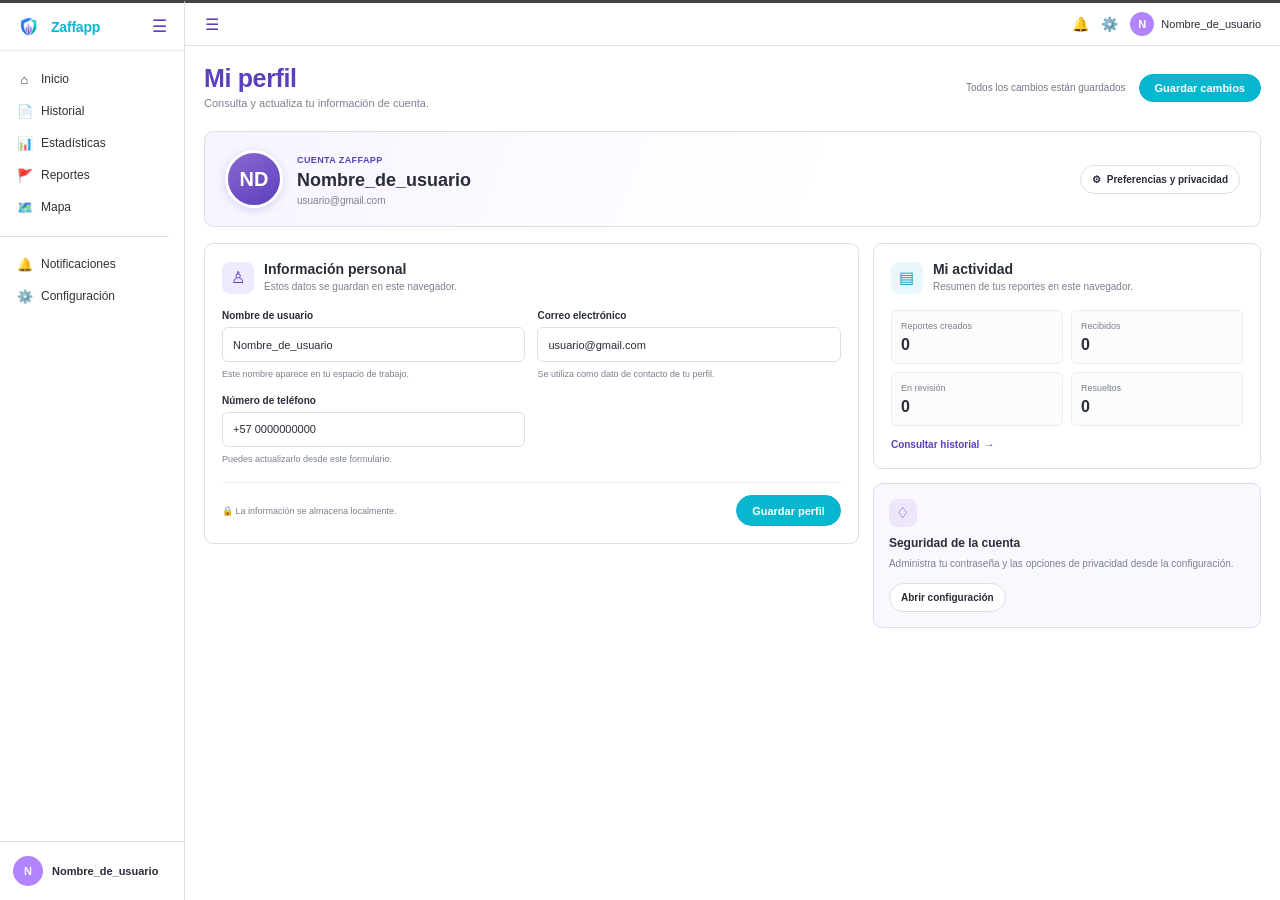
<file: inicio,mapa,perfil/inicio/inicio/perfil/perfil.html>
<!DOCTYPE html>
<html lang="es">
<head>
  <meta charset="UTF-8">
  <meta name="viewport" content="width=device-width, initial-scale=1.0">
  <meta name="theme-color" content="#ffffff">
  <title>Zaffapp - Mi perfil</title>
  <link rel="stylesheet" href="../../../../ZaffApp%20-%20Configuracion%20y%20Notificaciones%20Wendy-20261009T212642Z-1-001/Notificaciones/estilos.css">
  <link rel="stylesheet" href="perfil.css">
  <script src="perfil.js" defer></script>
</head>
<body>
  <div class="app-container">
    <aside class="sidebar" id="sidebar">
      <div class="brand">
        <img src="logo.png" alt="" class="brand-logo" aria-hidden="true">
        <span class="brand-name">Zaffapp</span>
        <button class="sidebar-toggle" id="sidebarToggle" type="button" aria-label="Contraer menú" title="Menú">☰</button>
      </div>

      <nav class="navigation" aria-label="Navegación principal">
        <a class="nav-link" href="../inicio.html"><span class="nav-icon" aria-hidden="true">⌂</span><span class="nav-label">Inicio</span></a>
        <a class="nav-link" href="../../../../Inicio%20de%20sesion,Registro%20e%20Historial%20Front%20Julian-20261007T182016Z-1-001/Inicio%20de%20sesion,Registro%20e%20Historial%20Front%20Julian/prueba_historial/historial.prueba.html"><span class="nav-icon" aria-hidden="true">📄</span><span class="nav-label">Historial</span></a>
        <a class="nav-link" href="../../../../front_estadisticas_reportes/estadisticas/estadisticas.html"><span class="nav-icon" aria-hidden="true">📊</span><span class="nav-label">Estadísticas</span></a>
        <a class="nav-link" href="../../../../front_estadisticas_reportes/reportes/reportes.html"><span class="nav-icon" aria-hidden="true">🚩</span><span class="nav-label">Reportes</span></a>
        <a class="nav-link" href="../mapa/mapa.html"><span class="nav-icon" aria-hidden="true">🗺️</span><span class="nav-label">Mapa</span></a>
        <div class="nav-divider"></div>
        <a class="nav-link" href="../../../../ZaffApp%20-%20Configuracion%20y%20Notificaciones%20Wendy-20261009T212642Z-1-001/Notificaciones/notificaciones.html"><span class="nav-icon" aria-hidden="true">🔔</span><span class="nav-label">Notificaciones</span></a>
        <a class="nav-link" href="../../../../ZaffApp%20-%20Configuracion%20y%20Notificaciones%20Wendy-20261009T212642Z-1-001/Configuracion/Configuracion_ZaffApp/configuracion.html"><span class="nav-icon" aria-hidden="true">⚙️</span><span class="nav-label">Configuración</span></a>
      </nav>

      <a class="sidebar-user profile-entry" href="perfil.html" aria-label="Abrir perfil de usuario">
        <span class="avatar avatar-large profile-avatar" id="sidebarAvatar" aria-hidden="true">U</span>
        <span class="user-details">
          <strong id="sidebarUsername">Nombre_de_usuario</strong>
        </span>
      </a>
    </aside>

    <div class="main-shell">
      <header class="topbar">
        <div class="topbar-left">
          <button class="topbar-icon" id="topbarMenuToggle" type="button" aria-label="Mostrar u ocultar menú" title="Menú">☰</button>
        </div>
        <div class="topbar-right">
          <a class="top-action" href="../../../../ZaffApp%20-%20Configuracion%20y%20Notificaciones%20Wendy-20261009T212642Z-1-001/Notificaciones/notificaciones.html" aria-label="Ver notificaciones" title="Notificaciones">🔔</a>
          <a class="top-action" href="../../../../ZaffApp%20-%20Configuracion%20y%20Notificaciones%20Wendy-20261009T212642Z-1-001/Configuracion/Configuracion_ZaffApp/configuracion.html" aria-label="Abrir configuración" title="Configuración">⚙️</a>
          <a class="topbar-profile" href="perfil.html" aria-label="Mi perfil">
            <span class="avatar avatar-small profile-avatar" id="topbarAvatar" aria-hidden="true">U</span>
            <span class="topbar-username" id="topbarUsername">Nombre_de_usuario</span>
          </a>
        </div>
      </header>

      <main class="page-content">
        <section class="page-heading" aria-labelledby="pageTitle">
          <div>
            <h1 id="pageTitle">Mi perfil</h1>
            <p>Consulta y actualiza tu información de cuenta.</p>
          </div>
          <div class="heading-actions">
            <span class="save-status" id="saveStatus" role="status" aria-live="polite">Todos los cambios están guardados</span>
            <button class="primary-button" id="saveProfile" type="submit" form="profileForm">Guardar cambios</button>
          </div>
        </section>

        <section class="profile-overview" aria-label="Resumen del perfil">
          <div class="profile-identity">
            <div class="profile-avatar-large" id="profileInitials" aria-hidden="true">U</div>
            <div class="profile-identity-copy">
              <span class="profile-eyebrow">Cuenta Zaffapp</span>
              <h2 id="profileDisplayName">Nombre_de_usuario</h2>
              <p id="profileDisplayEmail">usuario@gmail.com</p>
            </div>
          </div>
          <a class="secondary-button profile-settings-link" href="../../../../ZaffApp%20-%20Configuracion%20y%20Notificaciones%20Wendy-20261009T212642Z-1-001/Configuracion/Configuracion_ZaffApp/configuracion.html">
            <span aria-hidden="true">⚙</span> Preferencias y privacidad
          </a>
        </section>

        <div class="profile-layout">
          <section class="settings-card profile-form-card" aria-labelledby="accountTitle">
            <div class="card-heading">
              <div class="section-icon user-icon" aria-hidden="true">♙</div>
              <div>
                <h2 id="accountTitle">Información personal</h2>
                <p>Estos datos se guardan en este navegador.</p>
              </div>
            </div>

            <form id="profileForm" class="profile-form">
              <div class="profile-field">
                <label for="username">Nombre de usuario</label>
                <input id="username" name="username" type="text" maxlength="40" autocomplete="username" required>
                <small>Este nombre aparece en tu espacio de trabajo.</small>
              </div>
              <div class="profile-field">
                <label for="email">Correo electrónico</label>
                <input id="email" name="email" type="email" maxlength="100" autocomplete="email" required>
                <small>Se utiliza como dato de contacto de tu perfil.</small>
              </div>
              <div class="profile-field">
                <label for="phone">Número de teléfono</label>
                <input id="phone" name="phone" type="tel" maxlength="22" autocomplete="tel" required>
                <small>Puedes actualizarlo desde este formulario.</small>
              </div>
              <div class="profile-form-actions">
                <span class="profile-local-note"><span aria-hidden="true">🔒</span> La información se almacena localmente.</span>
                <button class="primary-button" type="submit">Guardar perfil</button>
              </div>
            </form>
          </section>

          <aside class="profile-side-column">
            <section class="settings-card profile-activity-card" aria-labelledby="activityTitle">
              <div class="card-heading">
                <div class="section-icon activity-icon" aria-hidden="true">▤</div>
                <div>
                  <h2 id="activityTitle">Mi actividad</h2>
                  <p>Resumen de tus reportes en este navegador.</p>
                </div>
              </div>
              <div class="activity-metrics">
                <div><span>Reportes creados</span><strong id="createdReportsCount">0</strong></div>
                <div><span>Recibidos</span><strong id="receivedReportsCount">0</strong></div>
                <div><span>En revisión</span><strong id="reviewReportsCount">0</strong></div>
                <div><span>Resueltos</span><strong id="resolvedReportsCount">0</strong></div>
              </div>
              <a class="profile-text-link" href="../../../../Inicio%20de%20sesion,Registro%20e%20Historial%20Front%20Julian-20261007T182016Z-1-001/Inicio%20de%20sesion,Registro%20e%20Historial%20Front%20Julian/prueba_historial/historial.prueba.html">Consultar historial <span aria-hidden="true">→</span></a>
            </section>

            <section class="profile-security-card" aria-labelledby="securityTitle">
              <div class="security-icon" aria-hidden="true">♢</div>
              <h2 id="securityTitle">Seguridad de la cuenta</h2>
              <p>Administra tu contraseña y las opciones de privacidad desde la configuración.</p>
              <a class="secondary-button" href="../../../../ZaffApp%20-%20Configuracion%20y%20Notificaciones%20Wendy-20261009T212642Z-1-001/Configuracion/Configuracion_ZaffApp/configuracion.html">Abrir configuración</a>
            </section>
          </aside>
        </div>
      </main>
    </div>
  </div>

  <button class="sidebar-backdrop" id="sidebarBackdrop" type="button" aria-label="Cerrar menú" tabindex="-1"></button>
  <div class="toast" id="profileToast" role="status" aria-live="polite"></div>
</body>
</html>
</file>
<file: Front Errores/Estilos.css>
* {
    margin: 0;
    padding: 0;
    box-sizing: border-box;
    
}

body {
    font-family: Arial, sans-serif;
    background-color: #f8f9fa;
    color: #1f2937;
}



.header {
    width: 100%;
    padding: 30px 60px;
   
}

.logo {
    font-size: 28px;
    font-weight: bold;
     background: linear-gradient(135deg, #03aebf, #7651e8);
    -webkit-background-clip: text;
    background-clip: text;

    -webkit-text-fill-color: transparent;
    color: transparent;
}




.error-page {
    min-height: calc(100vh - 100px);

    display: flex;
    flex-direction: column;

    justify-content: center;
    align-items: center;

    text-align: center;

    padding: 20px;

    isolation:isolate;
}
    
    
.marca-de-agua {
    position:absolute;
    width: 750px;
    height: 750px;
    background-image:url(Error500.png);
    background-size: contain;
    background-position: center;
    background-repeat: no-repeat;
    opacity: 0.10;
    z-index: -1;
}
.content {
    position: relative;

    z-index: 1;
    
}





.Notificacion {
     background: linear-gradient(135deg, #03aebf, #7651e8);
    -webkit-background-clip: text;
    background-clip: text;

    -webkit-text-fill-color: transparent;
    color: transparent;
}

.error-code {
    position: relative;
    z-index: 2;
    font-size: 180px;
    font-weight: 800;
    line-height: 1;

    margin-bottom: 20px;
     background: linear-gradient(135deg, #03aebf, #7651e8);
    -webkit-background-clip: text;
    background-clip: text;

    -webkit-text-fill-color: transparent;
    color: transparent;
}



.error-page h2 {
    font-size: 36px;
    margin-bottom: 15px;
}


.error-page p {
    max-width: 500px;

    font-size: 18px;
    line-height: 1.6;

    color: black;

    margin-bottom: 30px;
}



.actions {
    display: flex;
    flex-direction: column;
    align-items: center;

    gap: 15px;
}

.btn-primaro {
    display: inline-block;

    padding: 14px 28px;

    background-color: #3591ef;
    color: white;

    text-decoration: none;

    border-radius: 8px;

    font-size: 16px;
    font-weight: 600;
}

.btn-primaro:hover {
    background-color: #3591ef;
}

.btn-secundario {
    background: none;
    border: none;

    background: linear-gradient(135deg, #03aebf, #7651e8);
    -webkit-background-clip: text;
    background-clip: text;

    font-size: 16px;
    cursor: pointer;
}

.btn-secundario:hover {
    text-decoration: underline;
}



@media (max-width: 600px) {

    .header {
        padding: 25px;
    }

    .error-code {
        font-size: 110px;
    }

    .error-page h2 {
        font-size: 28px;
    }

    .error-page p {
        font-size: 16px;
    }

    .btn-primary {
        width: 100%;
        text-align: center;
    }
}
</file>
<file: Inicio de sesion,Registro e Historial Front Julian-20261007T182016Z-1-001/Inicio de sesion,Registro e Historial Front Julian/Inicio sesion/style.css>
:root {
  --primary: #5c3fbd;
  --primary-dark: #4e35a8;
  --primary-soft: #f0eaff;
  --cyan: #08b6cf;
  --text: #292d38;
  --muted: #7b8190;
  --line: #dedee4;
  --page: #f7f8fc;
}

* { box-sizing: border-box; }
html { min-width: 320px; min-height: 100%; }
body {
  min-width: 320px;
  min-height: 100vh;
  margin: 0;
  background: var(--page);
  color: var(--text);
  font-family: Arial, Helvetica, sans-serif;
  font-size: 13px;
}
button, input { font: inherit; }
button, a { -webkit-tap-highlight-color: transparent; }
button { cursor: pointer; }
a { color: inherit; text-decoration: none; }
button:focus-visible, a:focus-visible, input:focus-visible { outline: 2px solid var(--primary); outline-offset: 3px; }
[hidden] { display: none !important; }

.auth-layout { display: grid; min-height: 100vh; grid-template-columns: minmax(340px, .9fr) minmax(450px, 1.1fr); }
.welcome-panel {
  position: relative;
  min-height: 100vh;
  display: flex;
  overflow: hidden;
  flex-direction: column;
  padding: 34px clamp(30px, 6vw, 88px) 28px;
  background: linear-gradient(145deg, #42308c 0%, #5c3fbd 50%, #7645c7 100%);
  color: #fff;
}
.brand { position: relative; z-index: 1; display: inline-flex; width: fit-content; align-items: center; gap: 10px; color: #fff; font-size: 18px; font-weight: 700; letter-spacing: -.3px; }
.logo-img { width: 35px; height: 35px; object-fit: contain; }
.welcome-copy { position: relative; z-index: 1; max-width: 490px; margin: auto 0; padding: 55px 0 80px; }
.welcome-kicker { display: inline-flex; align-items: center; gap: 8px; margin-bottom: 23px; color: #e9e4ff; font-size: 11px; font-weight: 700; letter-spacing: 1.1px; text-transform: uppercase; }
.live-dot { width: 7px; height: 7px; border-radius: 50%; background: #60dfba; box-shadow: 0 0 0 4px #60dfba2b; }
.welcome-copy h1 { margin: 0 0 20px; color: #fff; font-size: clamp(35px, 4.4vw, 58px); line-height: 1.08; letter-spacing: -1.8px; }
.welcome-copy h1 span { color: #baf2f4; }
.welcome-copy p { max-width: 405px; margin: 0; color: #e3def7; font-size: 14px; line-height: 1.75; }
.welcome-footer { position: relative; z-index: 1; margin: 0; color: #e0dbf5; font-size: 11px; }
.welcome-decoration { position: absolute; right: -125px; bottom: 7%; width: 360px; height: 360px; pointer-events: none; }
.decoration-ring { position: absolute; inset: 0; border: 1px solid #ffffff19; border-radius: 50%; }
.ring-two { inset: 45px; border-color: #ffffff25; }
.decoration-shield { position: absolute; top: 50%; left: 50%; display: grid; width: 125px; height: 145px; place-items: center; transform: translate(-50%, -50%); clip-path: polygon(50% 0, 95% 17%, 89% 68%, 50% 100%, 11% 68%, 5% 17%); background: linear-gradient(145deg, #baf2f433, #ffffff10); color: #d6fdff; font-size: 52px; }

.auth-panel { display: flex; min-width: 0; min-height: 100vh; flex-direction: column; align-items: center; justify-content: center; padding: 32px clamp(24px, 6vw, 90px) 18px; }
.auth-card { width: 100%; max-width: 430px; padding: 13px 0; }
.mobile-brand { display: none; }
.auth-header { margin-bottom: 23px; }
.eyebrow { display: block; margin-bottom: 10px; color: var(--primary); font-size: 10px; font-weight: 700; letter-spacing: 1.1px; }
.auth-header h2 { margin: 0 0 7px; color: var(--text); font-size: 26px; line-height: 1.2; letter-spacing: -.55px; }
.auth-header p { margin: 0; color: var(--muted); font-size: 12px; line-height: 1.5; }
.auth-tabs { display: grid; grid-template-columns: 1fr 1fr; margin-bottom: 22px; border-bottom: 1px solid var(--line); }
.tab-link { position: relative; display: inline-flex; min-height: 39px; align-items: center; justify-content: center; color: var(--muted); font-size: 11px; font-weight: 700; }
.tab-link:hover { color: var(--primary); }
.tab-link.active { color: var(--primary); }
.tab-link.active::after { position: absolute; right: 15%; bottom: -1px; left: 15%; height: 2px; background: var(--primary); content: ""; }
.auth-form { display: flex; flex-direction: column; gap: 9px; }
.auth-form > label, .password-label label, .recovery-modal form label { color: #414451; font-size: 11px; font-weight: 700; }
.input-field { position: relative; display: flex; align-items: center; margin-bottom: 7px; }
.input-field input {
  width: 100%;
  min-height: 44px;
  padding: 0 43px 0 40px;
  border: 1px solid var(--line);
  border-radius: 7px;
  outline: none;
  background: #fff;
  color: var(--text);
  font-size: 12px;
  transition: border-color .15s ease, box-shadow .15s ease;
}
.input-field input::placeholder { color: #a0a4b0; }
.input-field input:focus { border-color: var(--primary); box-shadow: 0 0 0 3px #5c3fbd18; }
.input-icon { position: absolute; left: 14px; color: #858a99; font-size: 16px; pointer-events: none; }
.password-label { display: flex; align-items: center; justify-content: space-between; gap: 10px; }
.text-button { padding: 0; border: 0; background: transparent; color: var(--primary); font-size: 10px; font-weight: 700; }
.text-button:hover { text-decoration: underline; }
.password-toggle { position: absolute; right: 10px; display: grid; width: 29px; height: 29px; place-items: center; border: 0; border-radius: 5px; background: transparent; color: #7b8190; font-size: 16px; }
.password-toggle:hover { background: var(--primary-soft); color: var(--primary); }
.remember-option { position: relative; display: flex; width: fit-content; align-items: center; gap: 8px; margin: 0 0 2px; color: #626777; cursor: pointer; font-size: 10px; }
.remember-option input { position: absolute; width: 1px; height: 1px; opacity: 0; }
.custom-checkbox { position: relative; width: 15px; height: 15px; border: 1px solid #c7c9d2; border-radius: 4px; background: #fff; }
.remember-option input:checked + .custom-checkbox { border-color: var(--primary); background: var(--primary); }
.remember-option input:checked + .custom-checkbox::after { position: absolute; top: 1px; left: 4px; width: 4px; height: 8px; transform: rotate(45deg); border: solid #fff; border-width: 0 2px 2px 0; content: ""; }
.remember-option input:focus-visible + .custom-checkbox { outline: 2px solid var(--primary); outline-offset: 2px; }
.form-message { min-height: 15px; margin: 0; color: #a23c3c; font-size: 10px; line-height: 1.4; }
.btn { min-height: 43px; display: inline-flex; align-items: center; justify-content: center; gap: 10px; padding: 0 16px; border: 1px solid transparent; border-radius: 7px; font-size: 12px; font-weight: 700; transition: background .15s ease, border-color .15s ease, transform .15s ease; }
.btn:active { transform: translateY(1px); }
.btn-primary { width: 100%; justify-content: space-between; background: var(--primary); color: #fff; }
.btn-primary:hover { border-color: var(--primary-dark); background: var(--primary-dark); }
.divider { display: flex; align-items: center; gap: 12px; margin: 19px 0; color: #9a9eaa; font-size: 10px; }
.divider::before, .divider::after { height: 1px; flex: 1; background: var(--line); content: ""; }
.btn-google { width: 100%; border-color: var(--line); background: #fff; color: #414451; }
.btn-google:hover { border-color: #bdb4dc; background: #fbfaff; }
.google-mark { color: #4285f4; font-size: 16px; font-weight: 800; }
.auth-footer { margin: 23px 0 0; color: var(--muted); font-size: 10px; text-align: center; }
.auth-footer a { color: var(--primary); font-weight: 700; }
.auth-footer a:hover { text-decoration: underline; }
.prototype-note { display: flex; align-items: flex-start; gap: 7px; margin: 20px 0 0; padding: 10px 11px; border: 1px solid #e5e0f2; border-radius: 6px; background: #faf9fd; color: #747987; font-size: 9px; line-height: 1.45; }
.prototype-note span { flex: 0 0 auto; color: var(--primary); font-size: 12px; }
.legal-footer { display: flex; width: 100%; max-width: 430px; justify-content: space-between; gap: 12px; margin-top: auto; padding-top: 20px; color: #989ca8; font-size: 9px; }

.modal-backdrop { position: fixed; inset: 0; z-index: 10; display: flex; align-items: center; justify-content: center; padding: 18px; background: #17152966; }
.recovery-modal { position: relative; width: min(100%, 390px); padding: 24px; border-radius: 11px; background: #fff; box-shadow: 0 18px 55px #1a163333; }
.modal-close { position: absolute; top: 8px; right: 12px; padding: 0; border: 0; background: transparent; color: #777; font-size: 25px; }
.recovery-icon { display: grid; width: 36px; height: 36px; margin-bottom: 12px; place-items: center; border-radius: 50%; background: var(--primary-soft); color: var(--primary); font-size: 17px; }
.recovery-modal h2 { margin: 0 0 6px; color: var(--text); font-size: 19px; }
.recovery-modal > p { margin: 0 0 17px; color: var(--muted); font-size: 11px; line-height: 1.55; }
.recovery-modal form { display: flex; flex-direction: column; gap: 8px; }
.recovery-modal form input { min-height: 40px; padding: 0 11px; border: 1px solid var(--line); border-radius: 6px; outline: none; font-size: 12px; }
.recovery-modal form input:focus { border-color: var(--primary); box-shadow: 0 0 0 3px #5c3fbd18; }
.recovery-message { min-height: 14px; margin: 0; color: #a23c3c; font-size: 10px; line-height: 1.4; }
.modal-actions { display: flex; justify-content: flex-end; gap: 8px; margin-top: 6px; }
.modal-actions .btn { width: auto; min-height: 35px; font-size: 10px; }
.btn-secondary { border-color: var(--line); background: #fff; color: #414451; }
.btn-secondary:hover { border-color: #bdb4dc; background: #fbfaff; }
body.modal-open { overflow: hidden; }
.toast { position: fixed; z-index: 20; right: 20px; bottom: 20px; max-width: calc(100vw - 40px); padding: 11px 15px; border: 1px solid #d7c9f5; border-radius: 7px; background: #fff; color: #3c2a72; box-shadow: 0 8px 28px #20104420; font-size: 11px; opacity: 0; pointer-events: none; transform: translateY(8px); transition: opacity .2s ease, transform .2s ease; }
.toast.show { opacity: 1; transform: translateY(0); }

@media (max-width: 760px) {
  .auth-layout { display: flex; min-height: 100vh; flex-direction: column; background: #fff; }
  .welcome-panel { display: none; }
  .auth-panel { min-height: 100vh; justify-content: center; padding: 28px 22px 17px; }
  .auth-card { max-width: 400px; }
  .mobile-brand { display: flex; align-items: center; gap: 8px; margin-bottom: 32px; color: var(--primary); font-size: 16px; font-weight: 700; }
  .mobile-brand img { width: 30px; height: 30px; object-fit: contain; }
  .legal-footer { margin-top: 28px; }
}
@media (max-width: 420px) {
  .auth-panel { justify-content: flex-start; padding: 24px 19px 17px; }
  .mobile-brand { margin-bottom: 26px; }
  .auth-header h2 { font-size: 23px; }
  .auth-tabs { margin-bottom: 18px; }
  .recovery-modal { padding: 22px 18px; }
}
@media (prefers-reduced-motion: reduce) {
  *, *::before, *::after { scroll-behavior: auto !important; transition-duration: .01ms !important; animation-duration: .01ms !important; animation-iteration-count: 1 !important; }
}
</file>
<file: Inicio de sesion,Registro e Historial Front Julian-20261007T182016Z-1-001/Inicio de sesion,Registro e Historial Front Julian/Registro/registro.css>
/* Sistema de diseño Zaffapp (Mismas variables del Dashboard y Login) */
:root {
    --primary-color: #5c3cba;
    --primary-light: #F0EDFF;
    --primary-hover: #4a2fa3;
    --text-dark: #333333;
    --text-gray: #777777;
    --bg-color: #2b2b36; /* Fondo oscuro común de las vistas de autenticación */
    --white: #FFFFFF;
    --border-color: #E0E0E0;
    --input-bg: #EAEAEA;
    --cyan-color: #00b4d8;
    --text-muted: #888888;
}

* {
    margin: 0;
    padding: 0;
    box-sizing: border-box;
    font-family: 'Segoe UI', Tahoma, Geneva, Verdana, sans-serif;
}

body {
    background-color: var(--bg-color);
    min-height: 100vh;
    display: flex;
    align-items: center;
    justify-content: center;
    padding: 20px;
}

.auth-container {
    width: 100%;
    max-width: 420px;
}

/* Tarjeta Principal */
.auth-card {
    background-color: var(--white);
    border-radius: 20px;
    padding: 25px 30px 35px 30px;
    box-shadow: 0 10px 30px rgba(0, 0, 0, 0.25);
    display: flex;
    flex-direction: column;
    align-items: center;
    position: relative;
}

/* Barra superior interna (botón volver) */
.card-top-bar {
    width: 100%;
    display: flex;
    justify-content: flex-start;
    margin-bottom: 10px;
}

.back-btn {
    color: var(--text-gray);
    font-size: 1.1rem;
    text-decoration: none;
    width: 32px;
    height: 32px;
    display: flex;
    align-items: center;
    justify-content: center;
    border-radius: 50%;
    transition: background-color 0.2s, color 0.2s;
}

.back-btn:hover {
    background-color: var(--primary-light);
    color: var(--primary-color);
}

/* Logo de marca */
.auth-logo {
    width: 65px;
    height: 65px;
    object-fit: contain;
    margin-bottom: 15px;
}

/* Encabezado */
.auth-header {
    text-align: center;
    margin-bottom: 22px;
}

.auth-header h2 {
    color: var(--text-dark);
    font-size: 1.5rem;
    font-weight: 700;
    margin-bottom: 4px;
}

.auth-header p {
    color: var(--text-gray);
    font-size: 0.88rem;
}

/* Formulario */
.auth-form {
    width: 100%;
    display: flex;
    flex-direction: column;
    gap: 12px;
}

.input-field {
    position: relative;
    display: flex;
    align-items: center;
}

.input-field input {
    width: 100%;
    padding: 12px 40px;
    background-color: var(--input-bg);
    border: 1px solid transparent;
    border-radius: 8px;
    font-size: 0.88rem;
    color: var(--text-dark);
    outline: none;
    transition: all 0.3s ease;
}

.input-field input:focus {
    background-color: var(--white);
    border-color: var(--primary-color);
    box-shadow: 0 0 0 3px var(--primary-light);
}

.input-icon {
    position: absolute;
    left: 14px;
    color: var(--text-gray);
    font-size: 0.95rem;
}

.toggle-password {
    position: absolute;
    right: 14px;
    color: var(--text-gray);
    cursor: pointer;
    font-size: 0.88rem;
}

/* Botón Registrarse */
.btn {
    width: 100%;
    padding: 12px;
    border: none;
    border-radius: 8px;
    font-size: 0.95rem;
    font-weight: 600;
    cursor: pointer;
    margin-top: 8px;
    transition: background-color 0.2s ease, transform 0.1s ease;
}

.btn:active {
    transform: scale(0.99);
}

.btn-primary {
    background-color: var(--primary-color);
    color: var(--white);
}

.btn-primary:hover {
    background-color: var(--primary-hover);
}

/* Pie de tarjeta */
.auth-footer {
    margin-top: 20px;
    font-size: 0.85rem;
    color: var(--text-gray);
    display: flex;
    gap: 6px;
    align-items: center;
}

.auth-link {
    color: var(--primary-color);
    text-decoration: none;
    font-weight: 600;
}

.auth-link:hover {
    text-decoration: underline;
}
</file>
<file: Front Errores/main.css>
body{
    margin: 0;
    padding: 0;
    font-size: 13px;
    font-family:Arial,helvetica,sans-serif;
}


a{
    text-decoration: none;

}

header .header-nombre{
    font-size: 32px;
    margin-top: 40px;
    margin-left: 50px;
}


main .main-input-container h1{
    color:deepskyblue;
}
main .main-logo{
    background-image: url(https://media.istockphoto.com/id/1358051137/es/vector/ilustraci%C3%B3n-de-boceto-de-robot-roto.jpg?s=612x612&w=0&k=20&c=LS-O2oIhkCDqtorLsEiCHJrS-oMRu0ii3exaaVzCITw=);
    background-repeat: no-repeat;
    background-position: center;
    background-size: contain;
    padding: 40px 0;
}

main{
 margin-top: 150px;
 text-align: center;

}

main .main-logo{
  width: 530px;
  margin: 0 auto;
  margin-bottom: 35px;
  font-size: 50px;
  color:deepskyblue;
}

main .main-input{
 width: 500px;
 margin: 0 auto;
 margin-bottom: 35px;
}




main .main-input input{
  width: 450px;
  height: 40px;
  border: none;
  outline: none;
}







main .main-buttons{
  width: 530px;
  margin: 0 auto;
  
}

main .main-buttons div{
  display: inline-block;
}

main .main-buttons button{
  height: 36px;
  outline: none;
  background-color: #f2f2f2;
  border:0 ;
  font-size: 14px;
  color: #05122d;
  border-radius: 5px;
  padding: 0 15px;
  margin-right: 15px;
  
}

main .main-buttons :hover{
  
  border: 1px solid #c6c6c6;
  box-shadow: 0 1px 1px;
  color: #000000;

}

main .main-buttons{
    display: flex;
    flex-direction: column;
    align-items: center;
    gap: 10px;
}


/* Posicionar ZaffApp en la esquina superior derecha */
.top-header {
    position: absolute;
    top: 20px;
    left: 20px;
}

.app-title {
    font-size: 18px;
    font-weight: bold;
    color: #333;
}

/* Estilo azul para el botón Intentar nuevamente */
.btn-retry {
    background-color: #007bff; /* Color azul */
    color: white;              /* Texto en blanco */
    border: none;
    padding: 10px 20px;
    border-radius: 5px;
    cursor: pointer;
    font-size: 14px;
}

/* Efecto al pasar el cursor sobre el botón */
.btn-retry:hover {
    background-color: #0056b3;
}
</file>
<file: front_estadisticas_reportes/estadisticas/estilos.css>
.heading-actions { display: flex; align-items: center; justify-content: flex-end; gap: 12px; }
.period-picker {
  height: 32px;
  display: inline-flex;
  align-items: center;
  gap: 7px;
  padding: 0 10px;
  border: 1px solid var(--line);
  border-radius: 17px;
  background: #fff;
  color: var(--primary);
}
.period-picker select { max-width: 150px; border: 0; outline: 0; background: transparent; color: #373645; font-size: 10px; }
.date-range { display: flex; align-items: center; flex-wrap: wrap; gap: 9px; margin: -5px 0 15px; color: var(--muted); font-size: 10px; }
.date-range > span:first-child { color: #505260; font-weight: 700; }
.date-range .date-control { width: 145px; height: 30px; }
.date-range .date-control input { font-size: 10px; }
.date-separator { color: var(--muted); }
.date-range .clear-filters { height: 30px; }

.stats-grid { gap: 12px; margin-bottom: 18px; }
.stat-card {
  min-height: 88px;
  align-items: stretch;
  justify-content: center;
  gap: 6px;
  padding: 12px 15px;
  border-radius: 9px;
  transition: transform .18s ease, box-shadow .18s ease;
}
.stat-card:hover { transform: translateY(-2px); box-shadow: 0 6px 18px #2c234e0f; }
.stat-card-header { width: 100%; display: flex; align-items: center; justify-content: space-between; gap: 8px; }
.stat-title { color: #555969; font-size: 10px; }
.stat-icon { color: var(--primary); font-size: 15px; }
.stat-value { margin: 0; color: var(--text); font-size: 23px; line-height: 1.05; }
.stat-description { color: var(--muted); font-size: 10px; line-height: 1.2; }
.mini-indicator { width: 8px; height: 8px; flex: 0 0 8px; border-radius: 50%; }
.review-indicator { background: #e9a23b; }
.process-indicator { background: #3488d7; }
.resolved-indicator { background: #279764; }

.charts-grid { display: grid; grid-template-columns: minmax(0, 1.08fr) minmax(0, .92fr); align-items: start; gap: 16px; margin-bottom: 17px; }
.charts-column { display: flex; min-width: 0; flex-direction: column; gap: 16px; }
.chart-card { min-width: 0; padding: 15px 16px; border: 1px solid var(--line); border-radius: 9px; background: #fff; }
.chart-heading { display: flex; align-items: flex-start; justify-content: space-between; gap: 10px; margin-bottom: 13px; }
.chart-heading h2 { margin: 0 0 4px; color: #292d38; font-size: 12px; line-height: 1.25; }
.chart-subtitle { margin: 0; color: var(--muted); font-size: 10px; line-height: 1.4; }
.chart-icon { display: inline-flex; width: 25px; height: 25px; flex: 0 0 25px; align-items: center; justify-content: center; border-radius: 50%; background: var(--primary-soft); color: var(--primary); font-size: 14px; }
.donut-chart-container { display: flex; align-items: center; justify-content: center; gap: 24px; min-height: 160px; }
.donut-chart {
  position: relative;
  display: grid;
  width: 145px;
  height: 145px;
  flex: 0 0 145px;
  place-items: center;
  border-radius: 50%;
  background: conic-gradient(#e7e5ed 0deg 360deg);
  transition: transform .2s ease;
}
.donut-chart:hover { transform: scale(1.025); }
.donut-chart::before { position: absolute; width: 88px; height: 88px; border-radius: 50%; background: #fff; content: ""; }
.donut-center { position: relative; z-index: 1; display: flex; flex-direction: column; align-items: center; justify-content: center; }
.donut-center strong { color: var(--text); font-size: 21px; }
.donut-center span { color: var(--muted); font-size: 9px; }
.chart-legend { display: flex; min-width: 0; flex: 1; flex-direction: column; gap: 9px; padding: 0; list-style: none; }
.chart-legend li { display: flex; align-items: center; gap: 7px; min-width: 0; color: var(--text); font-size: 10px; }
.chart-legend .dot { width: 8px; height: 8px; flex: 0 0 8px; border-radius: 50%; }
.legend-name { min-width: 0; flex: 1; color: var(--muted); }
.chart-legend strong { color: var(--text); font-size: 9px; white-space: nowrap; }
.chart-footer { display: flex; align-items: center; justify-content: space-between; margin-top: 13px; padding-top: 10px; border-top: 1px solid #f0f0f0; }
.total-label { color: var(--muted); font-size: 10px; }
.chart-footer strong { color: var(--text); font-size: 11px; }

.bars-list { display: flex; flex-direction: column; gap: 15px; min-height: 113px; justify-content: center; }
.bar-row { display: grid; grid-template-columns: minmax(58px, 78px) minmax(40px, 1fr) 55px; align-items: center; gap: 9px; font-size: 10px; }
.zone-name { overflow: hidden; color: #555969; text-overflow: ellipsis; white-space: nowrap; }
.bar-track { height: 8px; overflow: hidden; border-radius: 10px; background: #f0eff4; }
.bar-fill { height: 100%; border-radius: 10px; transition: width .35s ease; }
.purple-fill { background: var(--primary); }
.cyan-fill { background: var(--cyan); }
.light-purple-fill { background: #8e57c5; }
.bar-value { color: var(--muted); font-size: 9px; text-align: right; white-space: nowrap; }

.line-chart-container { display: flex; width: 100%; height: 145px; gap: 8px; }
.line-y-labels { display: flex; flex-direction: column; justify-content: space-between; padding-left: 2px; color: var(--muted); font-size: 9px; }
.line-chart-area { position: relative; min-width: 0; flex: 1; }
.chart-grid-lines { position: absolute; inset: 0; display: flex; flex-direction: column; justify-content: space-between; }
.chart-grid-lines span { width: 100%; height: 1px; background: #eeeef4; }
.line-svg { position: relative; z-index: 1; display: block; width: 100%; height: 100%; overflow: visible; }
.line-x-labels { display: flex; justify-content: space-between; gap: 2px; padding-left: 28px; margin-top: 7px; color: var(--muted); font-size: 8px; }
.trend-summary { display: flex; align-items: center; gap: 7px; margin-top: 14px; padding-top: 10px; border-top: 1px solid #f0f0f0; color: var(--muted); font-size: 10px; }
.trend-dot { width: 8px; height: 8px; border-radius: 50%; background: var(--primary); }

.monthly-chart { height: 145px; display: flex; justify-content: center; padding: 8px 10px 0; }
.monthly-values { width: 100%; max-width: 250px; display: flex; align-items: flex-end; justify-content: center; gap: 35px; border-bottom: 1px solid var(--line); }
.monthly-column { display: flex; width: 75px; height: 100%; flex-direction: column; align-items: center; justify-content: flex-end; gap: 6px; }
.monthly-number { color: var(--text); font-size: 11px; font-weight: 700; }
.comp-bar { width: 40px; min-height: 8px; border-radius: 6px 6px 0 0; transition: height .35s ease; }
.comp-bar.primary { background: var(--primary); }
.comp-bar.secondary { background: #b388ff; }
.monthly-label { min-height: 26px; color: var(--muted); font-size: 9px; text-align: center; }
.monthly-summary { display: flex; align-items: center; flex-wrap: wrap; gap: 8px; margin-top: 12px; padding-top: 10px; border-top: 1px solid #f0f0f0; color: var(--muted); font-size: 10px; }
.comparison-badge { padding: 4px 7px; border-radius: 5px; background: #e0f5e9; color: #279764; font-size: 9px; font-weight: 700; white-space: nowrap; }
.comparison-badge.negative { background: #fff0ed; color: #b04435; }
.info-footer { display: flex; align-items: flex-start; gap: 7px; padding: 12px 13px; border: 1px solid var(--line); border-radius: 8px; background: #fafafd; color: var(--muted); font-size: 10px; line-height: 1.45; }
.info-icon { color: var(--primary); font-size: 13px; }
.sidebar-backdrop { display: none; }

@media (max-width: 960px) {
  .charts-grid { grid-template-columns: 1fr; }
  .charts-column { display: grid; grid-template-columns: repeat(2, minmax(0, 1fr)); align-items: start; }
  .stats-grid { grid-template-columns: repeat(2, minmax(0, 1fr)); }
}
@media (max-width: 640px) {
  .stats-grid { gap: 8px; }
  .stat-card { min-height: 78px; padding: 10px; }
  .stat-title { font-size: 9px; }
  .stat-value { font-size: 20px; }
  .charts-column { display: flex; }
  .chart-card { padding: 13px 12px; }
  .donut-chart-container { gap: 16px; }
  .donut-chart { width: 125px; height: 125px; flex-basis: 125px; }
  .donut-chart::before { width: 76px; height: 76px; }
  .date-range { align-items: center; }
  .date-range > span:first-child { flex-basis: 100%; }
  .date-range .date-control { flex: 1 1 130px; }
  .heading-actions { align-items: flex-end; flex-direction: column-reverse; gap: 6px; }
  .period-picker select { max-width: 135px; }
}
@media (max-width: 430px) {
  .page-heading { flex-direction: column; }
  .heading-actions { width: 100%; align-items: center; flex-direction: row; justify-content: space-between; }
  .donut-chart-container { flex-direction: column; }
  .chart-legend { width: 100%; display: grid; grid-template-columns: 1fr 1fr; }
  .date-range .date-control { flex-basis: 100%; }
  .date-separator { display: none; }
}
</file>
<file: front_estadisticas_reportes/reportes/reportes.css>
.report-toolbar { display: flex; align-items: center; flex-wrap: wrap; gap: 9px; width: 100%; margin-bottom: 15px; }
.reports-table { width: 100%; border-collapse: collapse; table-layout: fixed; }
.reports-table th {
  height: 38px;
  border-bottom: 1px solid var(--line);
  background: #fafafd;
  color: #292d38;
  font-size: 11px;
  font-weight: 700;
  text-align: left;
}
.reports-table th:first-child { width: 34%; padding-left: 15px; }
.reports-table th:nth-child(2) { width: 16%; }
.reports-table th:nth-child(3) { width: 17%; }
.reports-table th:nth-child(4) { width: 19%; }
.reports-table th:last-child { width: 14%; }
.reports-table th:not(:first-child) { padding-left: 12px; }
.reports-table td { height: 51px; padding: 8px 12px; border-bottom: 1px solid var(--line); font-size: 11px; vertical-align: middle; overflow-wrap: anywhere; }
.report-row:hover { background: #fbf9ff; }
.report-title-cell { padding-left: 15px !important; }
.report-title { display: block; max-width: 100%; padding: 0; border: 0; background: transparent; color: #30303f; font-size: 11px; font-weight: 700; line-height: 1.3; text-align: left; }
.report-title:hover { color: var(--primary); text-decoration: underline; }
.report-location { display: block; max-width: 100%; margin-top: 4px; color: var(--muted); font-size: 10px; line-height: 1.25; }
.report-status { display: inline-flex; align-items: center; min-height: 21px; padding: 3px 8px; border-radius: 12px; font-size: 9px; font-weight: 700; white-space: nowrap; }
.status-received { background: #fff3d9; color: #9a6405; }
.status-review { background: #e5f1ff; color: #286cae; }
.status-resolved { background: #e0f5e9; color: #23784d; }
.report-actions { text-align: right; }
.view-report { padding: 5px 10px; border: 1px solid #d9d0ee; border-radius: 14px; background: #fff; color: var(--primary); font-size: 10px; }
.view-report:hover { border-color: var(--primary); background: var(--primary-soft); }

.modal-backdrop { position: fixed; inset: 0; z-index: 100; display: flex; align-items: center; justify-content: center; padding: 18px; background: #17152966; }
.modal-backdrop[hidden] { display: none; }
.report-modal { position: relative; width: min(100%, 480px); max-height: min(90vh, 760px); overflow-y: auto; padding: 24px; border-radius: 12px; background: #fff; box-shadow: 0 18px 55px #1a163333; }
.modal-close { position: absolute; top: 9px; right: 13px; padding: 0; border: 0; background: transparent; color: #777; font-size: 25px; }
.modal-heading-icon { margin-bottom: 8px; font-size: 23px; }
.report-modal h2 { margin: 0 0 6px; color: var(--primary); font-size: 20px; }
.report-modal > p:not(.detail-eyebrow):not(.detail-description) { margin: 0 0 17px; color: var(--muted); font-size: 12px; line-height: 1.45; }
.report-modal form { display: flex; flex-direction: column; gap: 7px; }
.report-modal form label { margin-top: 5px; color: #353844; font-size: 11px; font-weight: 700; }
.report-modal form input, .report-modal form select, .report-modal form textarea {
  width: 100%;
  min-height: 36px;
  padding: 9px 10px;
  border: 1px solid var(--line);
  border-radius: 6px;
  outline: none;
  background: #fff;
  color: var(--text);
  font-size: 12px;
}
.report-modal form textarea { min-height: 95px; resize: vertical; }
.report-modal form input:focus, .report-modal form select:focus, .report-modal form textarea:focus { border-color: var(--primary); box-shadow: 0 0 0 2px #5c3fbd20; }
.character-count { align-self: flex-end; margin-top: -4px; color: var(--muted); font-size: 10px; }
.form-error { min-height: 14px; margin: 0; color: #c0394e; font-size: 11px; }
.modal-actions { display: flex; justify-content: flex-end; gap: 8px; margin-top: 8px; }
.secondary-button { display: inline-flex; align-items: center; justify-content: center; min-height: 29px; padding: 0 13px; border: 1px solid var(--line); border-radius: 6px; background: #fff; color: #343744; font-size: 10px; white-space: nowrap; }
.secondary-button:hover { background: #f8f6ff; border-color: #c9bdec; }
body.modal-open { overflow: hidden; }
.detail-modal { width: min(100%, 440px); }
.detail-eyebrow { margin: 0 0 5px; color: var(--purple); font-size: 10px; font-weight: 700; text-transform: uppercase; letter-spacing: .4px; }
.detail-modal h2 { margin-bottom: 10px; padding-right: 15px; line-height: 1.3; }
.detail-status { margin: 0 0 15px; }
.detail-description { margin: 0 0 17px; color: #4e5160; font-size: 12px; line-height: 1.6; overflow-wrap: anywhere; }
.detail-meta { margin: 0; border-top: 1px solid var(--line); }
.detail-meta div { display: grid; grid-template-columns: 130px minmax(0, 1fr); gap: 12px; padding: 10px 0; border-bottom: 1px solid var(--line); }
.detail-meta dt { color: var(--muted); font-size: 10px; font-weight: 700; }
.detail-meta dd { margin: 0; color: var(--text); font-size: 11px; overflow-wrap: anywhere; }

@media (max-width: 1100px) {
  .report-toolbar { gap: 8px; }
  .search-box { flex: 1 1 190px; }
  .toolbar-select, .date-control { flex: 1 1 135px; }
}
@media (max-width: 960px) {
  .report-toolbar .tabs { flex: 1 1 100%; width: fit-content; }
}
@media (max-width: 640px) {
  .report-toolbar .tabs { max-width: 100%; }
  .report-toolbar .tab-button { padding: 0 7px; font-size: 10px; }
  .report-toolbar .search-box, .report-toolbar .toolbar-select, .report-toolbar .date-control { flex: 1 1 calc(50% - 8px); width: auto; }
  .reports-table { min-width: 690px; }
  .heading-actions { align-items: flex-end; flex-direction: column-reverse; gap: 6px; }
  .heading-actions .primary-button { padding: 0 12px; }
  .save-status { max-width: 150px; text-align: right; line-height: 1.3; }
  .sidebar-backdrop { position: fixed; inset: 0; z-index: 15; display: none; width: 100%; height: 100%; border: 0; background: #17152966; }
  body.mobile-menu-open .sidebar-backdrop { display: block; }
}
@media (max-width: 430px) {
  .report-toolbar .tabs { flex-basis: 100%; justify-content: space-between; }
  .report-toolbar .tab-button { padding: 0 5px; font-size: 9px; }
  .report-toolbar .search-box, .report-toolbar .toolbar-select, .report-toolbar .date-control { flex-basis: 100%; }
  .heading-actions { width: 100%; align-items: center; flex-direction: row-reverse; justify-content: space-between; }
  .save-status { text-align: left; }
  .report-modal { padding: 21px 17px; }
  .detail-meta div { grid-template-columns: 105px minmax(0, 1fr); }
}
</file>
<file: ZaffApp - Configuracion y Notificaciones Wendy-20261009T212642Z-1-001/Notificaciones/estilos.css>
:root {
  --primary: #5c3fbd;
  --primary-dark: #4e35a8;
  --primary-soft: #f0eaff;
  --cyan: #08b6cf;
  --cyan-hover: #079fb5;
  --text: #292d38;
  --muted: #7b8190;
  --line: #dedee4;
  --page: #fff;
  --purple: #972cb0;
  --sidebar-width: 185px;
  --topbar-height: 46px;
}

* { box-sizing: border-box; }
html { min-height: 100%; }
body {
  margin: 0;
  min-height: 100vh;
  font-family: Arial, Helvetica, sans-serif;
  font-size: 12px;
  color: var(--text);
  background: var(--page);
}
button, input, select { font: inherit; }
button, a { -webkit-tap-highlight-color: transparent; }
button { cursor: pointer; }
a { color: inherit; text-decoration: none; }
button:focus-visible, a:focus-visible, input:focus-visible, select:focus-visible {
  outline: 2px solid var(--primary);
  outline-offset: 3px;
}
[hidden] { display: none !important; }

.app-container { min-height: 100vh; display: flex; }
.sidebar {
  position: fixed;
  z-index: 20;
  inset: 0 auto 0 0;
  display: flex;
  flex-direction: column;
  width: var(--sidebar-width);
  min-height: 100vh;
  background: #fff;
  border-right: 1px solid var(--line);
  border-top: 3px solid #434343;
  transition: width .22s ease, transform .22s ease;
}
.brand {
  height: 48px;
  flex: 0 0 48px;
  display: flex;
  align-items: center;
  gap: 10px;
  padding: 0 14px 0 17px;
  border-bottom: 1px solid #ececf0;
}
.brand-logo { display: block; width: 24px; height: 24px; flex: 0 0 24px; object-fit: contain; font-size: 19px; line-height: 1; }
.brand-name { color: var(--cyan); font-size: 14px; font-weight: 700; letter-spacing: -.2px; }
.sidebar-toggle {
  margin-left: auto;
  padding: 4px 2px;
  width: 21px;
  border: 0;
  background: transparent;
  color: var(--primary);
  font-size: 17px;
  line-height: 1;
}
.navigation { padding: 12px 15px 0 0; }
.nav-link {
  display: flex;
  align-items: center;
  gap: 9px;
  height: 32px;
  padding: 0 13px 0 17px;
  border-radius: 0 20px 20px 0;
  color: #30323b;
  font-size: 12px;
  white-space: nowrap;
  transition: background .15s ease, color .15s ease;
}
.nav-link:hover { background: #f4f1fc; color: var(--primary); }
.nav-link.active { color: #fff; background: var(--primary); }
.nav-icon { width: 15px; flex: 0 0 15px; font-size: 13px; text-align: center; }
.nav-label { overflow: hidden; text-overflow: ellipsis; }
.nav-divider { height: 1px; margin: 13px 0 11px; background: var(--line); }
.sidebar-user {
  display: flex;
  align-items: center;
  gap: 9px;
  margin-top: auto;
  min-height: 59px;
  padding: 11px 13px;
  border-top: 1px solid var(--line);
}
.avatar { flex: 0 0 auto; border-radius: 50%; background: #b284ff; }
.avatar-large { width: 30px; height: 30px; }
.avatar-small { width: 24px; height: 24px; }
.user-details { display: flex; min-width: 0; flex-direction: column; gap: 3px; }
.user-details strong { overflow: hidden; font-size: 11px; font-weight: 700; text-overflow: ellipsis; white-space: nowrap; }
.user-details a { color: var(--muted); font-size: 10px; }
.profile-entry { color: inherit; text-decoration: none; }
.profile-entry:hover { background: #f4f1fc; color: var(--primary); }
.profile-entry:focus-visible, .topbar-profile:focus-visible { outline: 2px solid var(--primary); outline-offset: -2px; }
.topbar-profile { display: inline-flex; align-items: center; gap: 7px; border-radius: 18px; color: inherit; text-decoration: none; }
.topbar-profile:hover { color: var(--primary); }

.main-shell {
  width: calc(100% - var(--sidebar-width));
  min-width: 0;
  min-height: 100vh;
  margin-left: var(--sidebar-width);
  transition: margin-left .22s ease, width .22s ease;
}
.topbar {
  height: var(--topbar-height);
  display: flex;
  justify-content: space-between;
  align-items: center;
  padding: 0 19px;
  border-top: 3px solid #434343;
  border-bottom: 1px solid var(--line);
  background: #fff;
}
.topbar-left, .topbar-right { display: flex; align-items: center; }
.topbar-left { gap: 9px; }
.topbar-right { gap: 13px; }
.topbar-icon {
  width: 16px;
  height: 24px;
  display: inline-flex;
  justify-content: center;
  align-items: center;
  padding: 0;
  border: 0;
  background: transparent;
  color: var(--primary);
  font-size: 16px;
}
.back-button { font-size: 22px; }
.topbar-icon:hover, .top-action:hover { color: var(--cyan-hover); }
.top-action { display: inline-flex; align-items: center; justify-content: center; width: 16px; height: 25px; font-size: 14px; }
.topbar-username { font-size: 11px; white-space: nowrap; }

.page-content { width: 100%; max-width: 1600px; margin: 0 auto; padding: 18px 19px 28px; }
.page-heading { display: flex; align-items: center; justify-content: space-between; gap: 18px; margin: 0 0 20px; }
.page-heading h1 { margin: 0 0 3px; color: var(--primary); font-size: 25px; line-height: 1.15; font-weight: 700; letter-spacing: -.35px; }
.page-heading p { margin: 0; color: var(--muted); font-size: 11px; line-height: 1.4; }
.heading-actions { display: flex; align-items: center; justify-content: flex-end; gap: 13px; }
.save-status { color: #747987; font-size: 10px; }
.save-status.is-dirty { color: #a05a08; }
.primary-button {
  display: inline-flex;
  justify-content: center;
  align-items: center;
  min-height: 28px;
  padding: 0 15px;
  border: 1px solid var(--cyan);
  border-radius: 17px;
  background: var(--cyan);
  color: #fff;
  font-size: 11px;
  font-weight: 700;
  white-space: nowrap;
  transition: background .15s ease, border-color .15s ease, transform .15s ease;
}
.primary-button:hover { background: var(--cyan-hover); border-color: var(--cyan-hover); }
.primary-button:active { transform: translateY(1px); }
.primary-button:disabled { opacity: .55; cursor: not-allowed; }

.stats-grid { display: grid; grid-template-columns: repeat(4, minmax(0, 1fr)); gap: 12px; margin-bottom: 19px; }
.stat-card {
  min-height: 82px;
  display: flex;
  flex-direction: column;
  align-items: center;
  justify-content: center;
  gap: 4px;
  padding: 11px 12px;
  border: 1px solid var(--line);
  border-radius: 9px;
  background: #fff;
  text-align: center;
}
.stat-label { color: #333642; font-size: 11px; }
.stat-number { color: var(--text); font-size: 23px; line-height: 1.05; font-weight: 700; }
.stat-note { color: var(--muted); font-size: 10px; line-height: 1.25; }
.stat-note-good { color: #279764; }
.stat-note-alert { color: #a26a08; }

.notification-toolbar { display: flex; align-items: center; flex-wrap: wrap; gap: 9px; margin-bottom: 15px; width: 100%; }
.tabs {
  display: inline-flex;
  align-items: center;
  height: 34px;
  flex: 0 0 auto;
  padding: 3px;
  border: 1px solid var(--line);
  border-radius: 18px;
  background: #fff;
}
.tab-button {
  height: 26px;
  display: inline-flex;
  align-items: center;
  gap: 6px;
  padding: 0 11px;
  border: 0;
  border-radius: 14px;
  background: transparent;
  color: #383646;
  font-size: 11px;
  line-height: 26px;
  white-space: nowrap;
}
.tab-button:hover { background: #f5f0fc; }
.tab-button.active { background: var(--primary); color: #fff; }
.tab-count { min-width: 16px; height: 15px; padding: 0 4px; border-radius: 9px; background: #f1e5fc; color: var(--primary); font-size: 9px; line-height: 15px; text-align: center; }
.tab-button.active .tab-count { background: #e8c9f7; color: #7c2399; }
.search-box, .toolbar-select, .date-control {
  height: 34px;
  display: inline-flex;
  align-items: center;
  gap: 7px;
  min-width: 0;
  padding: 0 11px;
  border: 1px solid var(--line);
  border-radius: 18px;
  background: #fff;
  color: #767586;
}
.search-box { width: 190px; }
.search-box > span { font-size: 18px; line-height: 1; }
.search-box input { width: 100%; min-width: 0; border: 0; outline: 0; color: var(--text); background: transparent; font-size: 11px; }
.search-box input::placeholder { color: #858497; }
.toolbar-select { width: 145px; padding-right: 7px; }
.toolbar-select select { width: 100%; min-width: 0; border: 0; outline: 0; background: transparent; color: #373645; font-size: 11px; }
.date-control { width: 145px; }
.date-control span { flex: 0 0 auto; color: #777586; font-size: 13px; }
.date-control input { width: 100%; min-width: 0; border: 0; outline: 0; background: transparent; color: #555467; font-size: 10px; }
.clear-filters {
  height: 34px;
  display: inline-flex;
  align-items: center;
  gap: 6px;
  padding: 0 12px;
  border: 1px solid var(--line);
  border-radius: 18px;
  background: #fff;
  color: #373645;
  font-size: 11px;
  white-space: nowrap;
}
.clear-filters span { color: #777586; font-size: 15px; }
.clear-filters:hover { border-color: #b8a5e7; color: var(--primary); }
.sr-only { position: absolute; width: 1px; height: 1px; padding: 0; margin: -1px; overflow: hidden; clip: rect(0,0,0,0); white-space: nowrap; border: 0; }

.table-card { width: 100%; min-width: 0; overflow: hidden; border: 1px solid var(--line); border-radius: 9px; background: #fff; }
.table-scroll { width: 100%; overflow-x: auto; }
.notifications-table { width: 100%; border-collapse: collapse; table-layout: fixed; }
.notifications-table th {
  height: 38px;
  border-bottom: 1px solid var(--line);
  background: #fafafd;
  color: #292d38;
  font-size: 11px;
  font-weight: 700;
  text-align: left;
}
.notifications-table th:first-child { width: 59%; padding-left: 15px; }
.notifications-table th:nth-child(2) { width: 23%; }
.notifications-table th:nth-child(3) { width: 18%; }
.notifications-table th:not(:first-child) { padding-left: 12px; }
.notifications-table td { height: 51px; padding: 8px 12px; border-bottom: 1px solid var(--line); font-size: 11px; vertical-align: middle; }
.notification-row { background: #fff; transition: background .15s ease; }
.notification-row:hover { background: #fbf9ff; }
.notification-cell { padding-left: 15px !important; }
.row-icon { display: inline-flex; align-items: center; justify-content: center; width: 20px; margin-right: 9px; color: #8b849c; font-size: 13px; vertical-align: middle; }
.row-icon.icon-hidden { visibility: hidden; }
.notification-copy { display: inline-flex; max-width: calc(100% - 34px); min-width: 0; flex-direction: column; align-items: flex-start; gap: 4px; vertical-align: middle; }
.notification-title, .notification-action { padding: 0; border: 0; background: transparent; text-align: left; }
.notification-title { max-width: 100%; color: #30303f; font-size: 11px; font-weight: 400; line-height: 1.25; overflow-wrap: anywhere; }
.is-unread .notification-title { font-weight: 700; }
.notification-title:hover { color: var(--primary); text-decoration: underline; }
.notification-action { color: var(--purple); font-size: 10px; line-height: 1.15; }
.notification-action:hover { text-decoration: underline; }
.date-cell { color: #424152; line-height: 1.3; overflow-wrap: anywhere; }
.state-cell { color: #515063; white-space: nowrap; }
.status-dot { display: inline-block; width: 7px; height: 7px; margin-right: 7px; border-radius: 50%; background: var(--purple); vertical-align: 1px; }
.status-dot.read-dot { background: #b9bbc5; }
.empty-state { min-height: 190px; display: flex; flex-direction: column; align-items: center; justify-content: center; gap: 8px; padding: 28px 12px; text-align: center; }
.empty-icon { font-size: 25px; }
.empty-state strong { color: #363544; font-size: 13px; }
.empty-state p { margin: 0; color: var(--muted); font-size: 11px; }
.table-footer { min-height: 48px; display: flex; align-items: center; justify-content: space-between; gap: 12px; padding: 8px 12px; }
.results-count { color: var(--muted); font-size: 10px; }
.pagination { display: flex; align-items: center; gap: 4px; }
.page-button { min-width: 25px; height: 25px; padding: 0 6px; border: 1px solid var(--line); border-radius: 5px; background: #fff; color: #4d4d5a; font-size: 10px; }
.page-button:hover:not(:disabled), .page-button.active { border-color: var(--primary); background: var(--primary); color: #fff; }
.page-button:disabled { cursor: default; opacity: .45; }
.privacy-note { display: flex; align-items: center; gap: 6px; margin: 14px 2px 0; color: #868b99; font-size: 10px; }

.sidebar-backdrop { display: none; }
.toast {
  position: fixed;
  z-index: 120;
  right: 22px;
  bottom: 22px;
  max-width: calc(100vw - 44px);
  padding: 12px 16px;
  border: 1px solid #d7c9f5;
  border-radius: 8px;
  background: #fff;
  color: #3c2a72;
  box-shadow: 0 8px 28px #20104420;
  opacity: 0;
  pointer-events: none;
  transform: translateY(10px);
  transition: opacity .2s ease, transform .2s ease;
}
.toast.show { opacity: 1; transform: translateY(0); }
body.sidebar-collapsed { --sidebar-width: 62px; }
body.sidebar-collapsed .brand { justify-content: center; gap: 3px; padding: 0 5px; flex-wrap: nowrap; }
body.sidebar-collapsed .brand-name, body.sidebar-collapsed .nav-label, body.sidebar-collapsed .user-details { display: none; }
body.sidebar-collapsed .brand-logo { width: 24px; height: 24px; flex: 0 0 24px; }
body.sidebar-collapsed .sidebar-toggle { flex: 0 0 21px; margin: 0; }
body.sidebar-collapsed .navigation { padding-right: 7px; }
body.sidebar-collapsed .nav-link { justify-content: center; padding: 0; border-radius: 0 18px 18px 0; }
body.sidebar-collapsed .nav-icon { width: auto; flex-basis: auto; font-size: 15px; }
body.sidebar-collapsed .sidebar-user { justify-content: center; padding: 10px 4px; }

@media (max-width: 1100px) {
  .notification-toolbar { gap: 8px; }
  .search-box { flex: 1 1 190px; }
  .toolbar-select, .date-control { flex: 1 1 135px; }
}
@media (max-width: 960px) {
  .stats-grid { grid-template-columns: repeat(2, minmax(0, 1fr)); }
}
@media (max-width: 640px) {
  :root { --sidebar-width: 0px; }
  .sidebar { width: 220px; transform: translateX(-100%); box-shadow: 6px 0 24px #0001; }
  body.mobile-menu-open .sidebar { transform: translateX(0); }
  .main-shell { width: 100%; margin-left: 0; }
  .topbar { padding: 0 12px; }
  .topbar-right { gap: 8px; }
  .topbar-username { max-width: 86px; overflow: hidden; text-overflow: ellipsis; }
  .page-content { padding: 17px 12px 24px; }
  .page-heading { align-items: flex-start; gap: 10px; }
  .page-heading h1 { font-size: 23px; }
  .page-heading p { max-width: 270px; line-height: 1.4; }
  .heading-actions { align-items: flex-end; flex-direction: column-reverse; gap: 6px; }
  .heading-actions .primary-button { padding: 0 12px; }
  .save-status { max-width: 150px; text-align: right; line-height: 1.3; }
  .sidebar-backdrop { position: fixed; inset: 0; z-index: 15; display: none; width: 100%; height: 100%; border: 0; background: #17152966; }
  body.mobile-menu-open .sidebar-backdrop { display: block; }
  .stats-grid { gap: 8px; margin-bottom: 15px; }
  .stat-card { min-height: 75px; }
  .stat-label { font-size: 10px; }
  .stat-number { font-size: 21px; }
  .tabs { max-width: 100%; }
  .tab-button { padding: 0 8px; }
  .search-box, .toolbar-select, .date-control { flex: 1 1 calc(50% - 8px); width: auto; }
  .notifications-table { min-width: 570px; }
}
@media (max-width: 430px) {
  .page-heading { flex-direction: column; gap: 12px; }
  .heading-actions { width: 100%; align-items: center; flex-direction: row-reverse; justify-content: space-between; }
  .save-status { text-align: left; }
  .stats-grid { grid-template-columns: 1fr 1fr; }
  .stat-card { padding: 10px 6px; }
  .stat-number { font-size: 19px; }
  .tabs { width: 100%; justify-content: space-between; }
  .tab-button { padding: 0 7px; font-size: 10px; }
  .search-box, .toolbar-select, .date-control { flex-basis: 100%; }
  .table-footer { align-items: flex-start; flex-direction: column; padding: 9px 10px; }
  .results-count { white-space: normal; }
  .pagination { align-self: flex-end; }
}
</file>
<file: Inicio de sesion,Registro e Historial Front Julian-20261007T182016Z-1-001/Inicio de sesion,Registro e Historial Front Julian/prueba_historial/estilo.css>
.page-heading > .primary-button { gap: 6px; }
.stats-grid { gap: 12px; margin-bottom: 18px; }
.stat-card { min-height: 79px; align-items: center; justify-content: center; gap: 5px; padding: 10px 12px; border: 1px solid var(--line); border-radius: 9px; background: #fff; text-align: center; }
.stat-label { color: #555969; font-size: 10px; }
.stat-number { color: var(--text); font-size: 22px; line-height: 1.05; }
.stat-note { color: var(--muted); font-size: 9px; line-height: 1.25; }
.stat-note-alert { color: #a26a08; }
.stat-note-good { color: #279764; }

.history-toolbar { display: flex; align-items: center; flex-wrap: wrap; gap: 9px; width: 100%; margin-bottom: 15px; }
.history-toolbar .tabs { flex: 0 1 auto; }
.history-toolbar .search-box { flex: 1 1 180px; width: auto; }
.history-toolbar .toolbar-select { flex: 0 1 180px; width: 180px; }
.history-toolbar .date-control { flex: 0 1 145px; }
.history-toolbar .clear-filters { flex: 0 0 auto; }

.history-table { width: 100%; border-collapse: collapse; table-layout: fixed; }
.history-table th {
  height: 38px;
  padding: 0 10px;
  border-bottom: 1px solid var(--line);
  background: #fafafd;
  color: #292d38;
  font-size: 10px;
  font-weight: 700;
  text-align: left;
}
.history-table th:first-child { width: 23%; padding-left: 14px; }
.history-table th:nth-child(2) { width: 23%; }
.history-table th:nth-child(3) { width: 16%; }
.history-table th:nth-child(4) { width: 12%; }
.history-table th:nth-child(5) { width: 17%; }
.history-table th:last-child { width: 9%; }
.history-table td { height: 58px; padding: 8px 10px; border-bottom: 1px solid var(--line); color: #424552; font-size: 10px; vertical-align: middle; overflow-wrap: anywhere; }
.history-row { background: #fff; transition: background .15s ease; }
.history-row:hover { background: #fbf9ff; }
.report-cell { padding-left: 14px !important; }
.report-info { display: flex; align-items: center; gap: 9px; min-width: 0; }
.report-img { display: inline-flex; width: 30px; height: 30px; flex: 0 0 30px; align-items: center; justify-content: center; border-radius: 7px; background: var(--primary-soft); font-size: 14px; }
.report-text { display: flex; min-width: 0; flex-direction: column; gap: 4px; }
.report-text strong { color: #30323b; font-size: 10px; line-height: 1.25; }
.report-text > span { color: var(--muted); font-size: 9px; }
.location-text { color: #424552; font-size: 10px; line-height: 1.35; }
.date-cell { color: #555969 !important; white-space: nowrap; }
.priority-cell { white-space: nowrap; }
.priority-dot { display: inline-block; width: 7px; height: 7px; margin-right: 5px; border-radius: 50%; vertical-align: 1px; }
.priority-high { background: #e45b5b; }
.priority-medium { background: #e9a23b; }
.priority-low { background: #35a875; }
.report-status { display: inline-flex; align-items: center; min-height: 21px; padding: 3px 8px; border-radius: 12px; font-size: 9px; font-weight: 700; line-height: 1.2; white-space: nowrap; }
.status-received { background: #fff3d9; color: #9a6405; }
.status-review { background: #fff3d9; color: #9a6405; }
.status-process { background: #e5f1ff; color: #286cae; }
.status-resolved { background: #e0f5e9; color: #23784d; }
.action-cell { text-align: right; }
.view-report { padding: 5px 9px; border: 1px solid #d9d0ee; border-radius: 14px; background: #fff; color: var(--primary); font-size: 9px; }
.view-report:hover { border-color: var(--primary); background: var(--primary-soft); }

.modal-backdrop { position: fixed; inset: 0; z-index: 100; display: flex; align-items: center; justify-content: center; padding: 18px; background: #17152966; }
.modal-backdrop[hidden] { display: none; }
.detail-modal { position: relative; width: min(100%, 440px); max-height: min(90vh, 680px); overflow-y: auto; padding: 24px; border-radius: 12px; background: #fff; box-shadow: 0 18px 55px #1a163333; }
.modal-close { position: absolute; top: 9px; right: 13px; padding: 0; border: 0; background: transparent; color: #777; font-size: 25px; }
.modal-heading-icon { margin-bottom: 7px; font-size: 22px; }
.detail-category { margin: 0 0 5px; color: var(--purple); font-size: 10px; font-weight: 700; text-transform: uppercase; letter-spacing: .4px; }
.detail-modal h2 { margin: 0 0 11px; padding-right: 15px; color: var(--primary); font-size: 19px; line-height: 1.3; }
.detail-status { margin-bottom: 14px; }
.detail-description { margin: 0 0 17px; color: #4e5160; font-size: 12px; line-height: 1.6; overflow-wrap: anywhere; }
.detail-meta { margin: 0; border-top: 1px solid var(--line); }
.detail-meta div { display: grid; grid-template-columns: 105px minmax(0, 1fr); gap: 12px; padding: 10px 0; border-bottom: 1px solid var(--line); }
.detail-meta dt { color: var(--muted); font-size: 10px; font-weight: 700; }
.detail-meta dd { margin: 0; color: var(--text); font-size: 11px; overflow-wrap: anywhere; }
.modal-actions { display: flex; justify-content: flex-end; margin-top: 14px; }
.secondary-button { min-height: 29px; padding: 0 13px; border: 1px solid var(--line); border-radius: 6px; background: #fff; color: #343744; font-size: 10px; }
.secondary-button:hover { background: #f8f6ff; border-color: #c9bdec; }
body.modal-open { overflow: hidden; }

@media (max-width: 1100px) {
  .history-toolbar .search-box { flex: 1 1 180px; }
  .history-toolbar .toolbar-select, .history-toolbar .date-control { flex: 1 1 145px; }
  .history-table { min-width: 790px; }
}
@media (max-width: 640px) {
  .stats-grid { gap: 8px; }
  .stat-card { min-height: 72px; padding: 9px 6px; }
  .stat-label { font-size: 9px; }
  .history-toolbar .tabs { flex: 1 1 100%; max-width: 100%; flex-wrap: wrap; height: auto; justify-content: flex-start; }
  .history-toolbar .tab-button { padding: 0 7px; font-size: 10px; }
  .history-toolbar .search-box, .history-toolbar .toolbar-select, .history-toolbar .date-control { flex: 1 1 calc(50% - 8px); width: auto; }
  .history-table { min-width: 790px; }
  .sidebar-backdrop { position: fixed; inset: 0; z-index: 15; display: none; width: 100%; height: 100%; border: 0; background: #17152966; }
  body.mobile-menu-open .sidebar-backdrop { display: block; }
}
@media (max-width: 430px) {
  .history-toolbar .tabs { justify-content: space-between; }
  .history-toolbar .tab-button { padding: 0 5px; font-size: 9px; }
  .history-toolbar .search-box, .history-toolbar .toolbar-select, .history-toolbar .date-control { flex-basis: 100%; }
  .detail-modal { padding: 21px 17px; }
}
</file>
<file: inicio,mapa,perfil/inicio/inicio/inicio.css>
.brand-logo {
  width: 25px;
  height: 25px;
  object-fit: contain;
}

.home-summary {
  display: grid;
  grid-template-columns: repeat(3, minmax(0, 1fr));
  gap: 14px;
  margin-bottom: 28px;
}

.home-stat-card {
  min-height: 108px;
  display: grid;
  grid-template-columns: 38px 1fr;
  align-content: center;
  align-items: center;
  column-gap: 12px;
  row-gap: 9px;
  padding: 16px 18px;
  border: 1px solid var(--line);
  border-radius: 10px;
  background: #fff;
}

.home-stat-icon {
  width: 38px;
  height: 38px;
  display: grid;
  place-items: center;
  border-radius: 11px;
  background: #e8f8fa;
  font-size: 17px;
}

.home-stat-icon-purple { background: #f0eaff; }
.home-stat-icon-orange { background: #fff3e7; }
.home-stat-card > div { display: flex; flex-direction: column; gap: 4px; }
.home-stat-label { color: var(--muted); font-size: 11px; }
.home-stat-card strong { color: var(--text); font-size: 18px; line-height: 1.15; }
.home-stat-card > a {
  grid-column: 2;
  color: var(--primary);
  font-size: 10px;
  font-weight: 700;
}
.home-stat-card > a:hover, .home-footer-link a:hover { color: var(--cyan-hover); }

.home-section {
  padding: 20px;
  border: 1px solid var(--line);
  border-radius: 10px;
  background: #fff;
}

.home-section-heading {
  display: flex;
  align-items: center;
  justify-content: space-between;
  gap: 15px;
  margin-bottom: 16px;
}

.home-section-heading h2 {
  margin: 0 0 4px;
  color: var(--text);
  font-size: 16px;
}

.home-section-heading p { margin: 0; color: var(--muted); font-size: 11px; }

.filter-dropdown-container { position: relative; }
.btn-filter {
  min-height: 30px;
  padding: 0 10px;
  border: 1px solid var(--line);
  border-radius: 6px;
  background: #fff;
  color: var(--text);
  font-size: 10px;
}
.btn-filter:hover { border-color: var(--primary); color: var(--primary); }
.filter-menu {
  position: absolute;
  z-index: 5;
  top: calc(100% + 5px);
  right: 0;
  min-width: 150px;
  padding: 4px;
  border: 1px solid var(--line);
  border-radius: 7px;
  background: #fff;
  box-shadow: 0 8px 22px #2010441a;
}
.filter-item {
  width: 100%;
  padding: 8px 9px;
  border: 0;
  border-radius: 4px;
  background: transparent;
  color: var(--text);
  text-align: left;
  font-size: 11px;
}
.filter-item:hover, .filter-item:focus-visible { background: var(--primary-soft); color: var(--primary); }

.dashboard-grid-container {
  display: grid;
  grid-template-columns: repeat(4, minmax(0, 1fr));
  gap: 13px;
}

.report-card {
  min-width: 0;
  padding: 0;
  overflow: hidden;
  border: 1px solid var(--line);
  border-radius: 8px;
  background: #fff;
  color: inherit;
  text-align: left;
  cursor: pointer;
  transition: transform .18s ease, box-shadow .18s ease, border-color .18s ease;
}
.report-card:hover { transform: translateY(-2px); border-color: #c7b6ef; box-shadow: 0 6px 18px #20104412; }
.report-card:focus-visible { outline: 2px solid var(--primary); outline-offset: 2px; }

.map-thumbnail, .modal-map {
  position: relative;
  display: block;
  overflow: hidden;
  background-color: #dce9e7;
  background-image:
    linear-gradient(32deg, transparent 46%, #fff 47%, #fff 51%, transparent 52%),
    linear-gradient(118deg, transparent 38%, #c2d5ca 39%, #c2d5ca 45%, transparent 46%),
    repeating-linear-gradient(0deg, transparent 0 24px, #ffffff75 25px 27px),
    repeating-linear-gradient(90deg, transparent 0 30px, #ffffff75 31px 33px);
}
.map-thumbnail { height: 105px; }
.map-thumbnail-one { background-color: #d9e9dd; }
.map-thumbnail-two { background-color: #e7e1d2; }
.map-thumbnail-three { background-color: #dbe5ed; }
.map-thumbnail-four { background-color: #e8dfeb; }
.map-thumbnail::after, .modal-map::after {
  position: absolute;
  inset: 0;
  content: "";
  background: linear-gradient(135deg, #fff2, transparent 50%, #33415512);
}
.map-pin {
  position: absolute;
  z-index: 1;
  top: 50%;
  left: 50%;
  width: 22px;
  height: 22px;
  border: 3px solid #fff;
  border-radius: 50% 50% 50% 0;
  background: #e64b56;
  box-shadow: 0 2px 7px #1e293b45;
  transform: translate(-50%, -70%) rotate(-45deg);
}
.map-pin::after {
  position: absolute;
  top: 5px;
  left: 5px;
  width: 6px;
  height: 6px;
  border-radius: 50%;
  background: #fff;
  content: "";
}

.report-info { display: flex; flex-direction: column; gap: 5px; padding: 11px; }
.report-category { color: var(--primary); font-size: 9px; font-weight: 700; text-transform: uppercase; letter-spacing: .35px; }
.report-title { color: var(--text); font-size: 12px; font-weight: 700; }
.report-date {
  display: flex;
  align-items: center;
  justify-content: space-between;
  gap: 5px;
  color: var(--muted);
  font-size: 9px;
}
.report-state {
  display: inline-flex;
  align-items: center;
  width: fit-content;
  padding: 3px 6px;
  border-radius: 10px;
  font-size: 9px;
  font-weight: 700;
  white-space: nowrap;
}
.state-review { background: #fff2d9; color: #96600a; }
.state-received { background: #eaf2ff; color: #3b63a2; }
.state-resolved { background: #e6f6ed; color: #287548; }

.home-footer-link {
  display: flex;
  justify-content: flex-end;
  margin-top: 15px;
}
.home-footer-link a { color: var(--primary); font-size: 10px; font-weight: 700; }

.modal-overlay {
  position: fixed;
  z-index: 100;
  inset: 0;
  display: none;
  align-items: center;
  justify-content: center;
  padding: 16px;
  background: #17152980;
}
.modal-overlay.active { display: flex; }
.modal-card {
  width: min(100%, 470px);
  overflow: hidden;
  border-radius: 12px;
  background: #fff;
  box-shadow: 0 20px 60px #17152940;
}
.modal-header {
  display: flex;
  align-items: flex-start;
  justify-content: space-between;
  gap: 12px;
  padding: 17px 19px;
  border-bottom: 1px solid var(--line);
}
.modal-header h2 { margin: 5px 0 0; color: var(--text); font-size: 17px; }
.close-modal { border: 0; background: none; color: var(--muted); font-size: 24px; line-height: 1; }
.close-modal:hover { color: var(--primary); }
.modal-body { padding: 17px 19px; }
.modal-map { height: 150px; margin-bottom: 13px; border-radius: 8px; }
.modal-details-text { display: grid; gap: 8px; }
.modal-details-text p { margin: 0; color: var(--muted); font-size: 11px; }
.modal-details-text strong { color: var(--text); }
.modal-footer {
  display: flex;
  justify-content: flex-end;
  gap: 8px;
  padding: 0 19px 17px;
}
.btn-secondary, .btn-primary {
  min-height: 29px;
  display: inline-flex;
  align-items: center;
  justify-content: center;
  padding: 0 12px;
  border: 1px solid var(--line);
  border-radius: 16px;
  background: #fff;
  color: var(--text);
  font-size: 10px;
  font-weight: 700;
}
.btn-secondary:hover { background: #f7f6fb; }
.btn-primary { border-color: var(--cyan); background: var(--cyan); color: #fff; }
.btn-primary:hover { border-color: var(--cyan-hover); background: var(--cyan-hover); }

@media (max-width: 1050px) {
  .dashboard-grid-container { grid-template-columns: repeat(2, minmax(0, 1fr)); }
}

@media (max-width: 640px) {
  .home-summary { grid-template-columns: 1fr; gap: 9px; margin-bottom: 18px; }
  .home-stat-card { min-height: 82px; }
  .home-section { padding: 14px 12px; }
  .home-section-heading { align-items: flex-start; }
}

@media (max-width: 430px) {
  .home-section-heading { flex-direction: column; }
  .filter-dropdown-container, .btn-filter { width: 100%; }
  .filter-menu { right: auto; left: 0; }
  .dashboard-grid-container { grid-template-columns: 1fr; }
  .map-thumbnail { height: 130px; }
}
</file>
<file: ZaffApp - Configuracion y Notificaciones Wendy-20261009T212642Z-1-001/Configuracion/Configuracion_ZaffApp/estilos.css>
:root {
    --primary: #5c3fbd;
    --primary-dark: #4e35a8;
    --primary-soft: #f0eaff;
    --cyan: #08b6cf;
    --cyan-hover: #079fb5;
    --text: #292d38;
    --muted: #7b8190;
    --line: #dedee4;
    --page: #ffffff;
    --soft-bg: #fafafd;
    --purple: #972cb0;
    --sidebar-width: 185px;
    --topbar-height: 46px;
}

* { box-sizing: border-box; }
html { min-height: 100%; }
body {
    margin: 0;
    min-height: 100vh;
    font-family: Arial, Helvetica, sans-serif;
    font-size: 12px;
    color: var(--text);
    background: var(--page);
}
button, input { font: inherit; }
button, a { -webkit-tap-highlight-color: transparent; }
button { cursor: pointer; }
a { color: inherit; text-decoration: none; }
button:focus-visible, a:focus-visible { outline: 2px solid var(--primary); outline-offset: 3px; }

.app-container { min-height: 100vh; display: flex; }
.sidebar {
    position: fixed;
    z-index: 20;
    inset: 0 auto 0 0;
    display: flex;
    flex-direction: column;
    width: var(--sidebar-width);
    min-height: 100vh;
    background: #fff;
    border-right: 1px solid var(--line);
    border-top: 3px solid #434343;
    transition: width .22s ease, transform .22s ease;
}
.brand {
    height: 48px;
    flex: 0 0 48px;
    display: flex;
    align-items: center;
    gap: 10px;
    padding: 0 14px 0 17px;
    border-bottom: 1px solid #ececf0;
}
.brand-logo { display: block; width: 24px; height: 24px; flex: 0 0 24px; object-fit: contain; font-size: 19px; line-height: 1; }
.brand-name { color: var(--cyan); font-size: 14px; font-weight: 700; letter-spacing: -.2px; }
.sidebar-toggle {
    margin-left: auto;
    padding: 4px 2px;
    width: 21px;
    border: 0;
    background: transparent;
    color: var(--primary);
    font-size: 17px;
    line-height: 1;
}
.navigation { padding: 12px 15px 0 0; }
.nav-link {
    position: relative;
    display: flex;
    align-items: center;
    gap: 9px;
    height: 32px;
    padding: 0 13px 0 17px;
    margin: 0 0 0 0;
    border-radius: 0 20px 20px 0;
    color: #30323b;
    font-size: 12px;
    white-space: nowrap;
    transition: background .15s ease, color .15s ease;
}
.nav-link:hover { background: #f4f1fc; color: var(--primary); }
.nav-link.active { color: #fff; background: var(--primary); }
.nav-icon { width: 15px; flex: 0 0 15px; font-size: 13px; text-align: center; }
.nav-label { overflow: hidden; text-overflow: ellipsis; }
.nav-divider { height: 1px; margin: 13px 0 11px; background: var(--line); }
.sidebar-user {
    display: flex;
    align-items: center;
    gap: 9px;
    margin-top: auto;
    min-height: 59px;
    padding: 11px 13px;
    border-top: 1px solid var(--line);
}
.avatar { flex: 0 0 auto; border-radius: 50%; background: #b284ff; }
.avatar-large { width: 30px; height: 30px; }
.avatar-small { width: 24px; height: 24px; }
.user-details { display: flex; min-width: 0; flex-direction: column; gap: 3px; }
.user-details strong { overflow: hidden; font-size: 11px; font-weight: 700; text-overflow: ellipsis; white-space: nowrap; }
.user-details a { color: var(--muted); font-size: 10px; }
.profile-entry { color: inherit; text-decoration: none; }
.profile-entry:hover { background: #f4f1fc; color: var(--primary); }
.profile-entry:focus-visible, .topbar-profile:focus-visible { outline: 2px solid var(--primary); outline-offset: -2px; }
.topbar-profile { display: inline-flex; align-items: center; gap: 7px; border-radius: 18px; color: inherit; text-decoration: none; }
.topbar-profile:hover { color: var(--primary); }

.main-shell { width: calc(100% - var(--sidebar-width)); min-width: 0; min-height: 100vh; margin-left: var(--sidebar-width); transition: margin-left .22s ease, width .22s ease; }
.topbar {
    height: var(--topbar-height);
    display: flex;
    justify-content: space-between;
    align-items: center;
    padding: 0 19px;
    border-top: 3px solid #434343;
    border-bottom: 1px solid var(--line);
    background: #fff;
}
.topbar-left, .topbar-right { display: flex; align-items: center; }
.topbar-left { gap: 9px; }
.topbar-right { gap: 13px; }
.topbar-icon { width: 16px; height: 24px; display: inline-flex; justify-content: center; align-items: center; padding: 0; border: 0; background: transparent; color: var(--primary); font-size: 16px; }
.back-button { font-size: 22px; }
.topbar-icon:hover, .top-action:hover { color: var(--cyan-hover); }
.top-action { display: inline-flex; align-items: center; justify-content: center; width: 16px; height: 25px; font-size: 14px; }
.topbar-username { font-size: 11px; white-space: nowrap; }

.page-content { padding: 18px 19px 28px; max-width: 1600px; margin: 0 auto; }
.page-heading { display: flex; align-items: center; justify-content: space-between; gap: 18px; margin: 0 0 20px; }
.heading-actions { display: flex; align-items: center; justify-content: flex-end; gap: 13px; }
.save-status { color: #747987; font-size: 10px; }
.save-status.is-dirty { color: #a05a08; }
.page-heading h1 { margin: 0 0 3px; color: var(--primary); font-size: 25px; line-height: 1.15; font-weight: 700; letter-spacing: -.35px; }
.page-heading p { margin: 0; color: var(--muted); font-size: 11px; }
.primary-button {
    display: inline-flex;
    justify-content: center;
    align-items: center;
    min-height: 28px;
    padding: 0 15px;
    border: 1px solid var(--cyan);
    border-radius: 17px;
    background: var(--cyan);
    color: white;
    font-size: 11px;
    font-weight: 700;
    white-space: nowrap;
    transition: background .15s ease, border-color .15s ease, transform .15s ease;
}
.primary-button:hover { background: var(--cyan-hover); border-color: var(--cyan-hover); }
.primary-button:active { transform: translateY(1px); }

.settings-layout { display: grid; grid-template-columns: minmax(0, 1.08fr) minmax(350px, .92fr); align-items: start; gap: 18px; }
.settings-card { overflow: hidden; border: 1px solid var(--line); border-radius: 9px; background: #fff; }
.card-heading { display: flex; align-items: center; gap: 11px; min-height: 65px; padding: 12px 17px; border-bottom: 1px solid var(--line); }
.section-icon { width: 27px; height: 27px; flex: 0 0 27px; display: inline-flex; justify-content: center; align-items: center; border-radius: 50%; background: #aa77ef; color: #fff; font-size: 18px; }
.shield-icon { font-size: 20px; }
.card-heading h2 { margin: 0 0 3px; font-size: 13px; line-height: 1.15; font-weight: 700; color: #292d38; }
.card-heading p { margin: 0; color: var(--muted); font-size: 10px; line-height: 1.35; }
.setting-row { display: flex; align-items: center; border-bottom: 1px solid var(--line); }
.setting-row:last-child { border-bottom: 0; }
.account-row { min-height: 46px; gap: 12px; padding: 8px 15px; }
.row-icon { display: flex; align-items: center; justify-content: center; flex: 0 0 24px; color: #858a9a; font-size: 16px; }
.row-label { flex: 0 0 145px; min-width: 112px; }
.row-label label, .field-label { color: #353844; font-size: 10px; font-weight: 700; }
.row-value { flex: 1 1 auto; min-width: 0; color: #3e4250; font-size: 10px; }
.value-text { overflow-wrap: anywhere; }
.edit-input {
    width: 100%; min-width: 0; padding: 6px 8px; border: 1px solid #cfc8eb; border-radius: 5px; outline: none; color: #333; background: #fff;
}
.edit-input:focus { border-color: var(--primary); box-shadow: 0 0 0 2px #5c3fbd20; }
.edit-button { flex: 0 0 24px; padding: 3px 0; border: 0; background: transparent; color: var(--purple); font-size: 17px; line-height: 1; }
.edit-button:hover { color: var(--primary-dark); transform: scale(1.08); }
.secondary-button { display: inline-flex; align-items: center; justify-content: center; gap: 6px; min-height: 27px; padding: 0 12px; border: 1px solid var(--line); border-radius: 6px; background: #fff; color: #343744; font-size: 10px; white-space: nowrap; }
.secondary-button:hover { background: #f8f6ff; border-color: #c9bdec; }
.password-button { min-width: 76px; }
.password-dots { letter-spacing: 1px; }

.privacy-row { min-height: 59px; justify-content: space-between; gap: 15px; padding: 11px 16px; }
.privacy-copy { min-width: 0; }
.privacy-copy h3 { margin: 0 0 4px; font-size: 10px; line-height: 1.2; font-weight: 700; }
.privacy-copy p { margin: 0; color: var(--muted); font-size: 10px; line-height: 1.35; }
.switch { position: relative; display: inline-block; flex: 0 0 31px; width: 31px; height: 18px; cursor: pointer; }
.switch input { position: absolute; width: 1px; height: 1px; margin: 0; opacity: 0; }
.switch-slider { position: absolute; inset: 0; border-radius: 20px; background: #c9cad3; transition: background .2s ease; }
.switch-slider::before { position: absolute; content: ""; left: 2px; top: 2px; width: 14px; height: 14px; border-radius: 50%; background: #fff; box-shadow: 0 1px 2px #0002; transition: transform .2s ease; }
.switch input:checked + .switch-slider { background: var(--purple); }
.switch input:checked + .switch-slider::before { transform: translateX(13px); }
.switch input:focus-visible + .switch-slider { outline: 2px solid var(--primary); outline-offset: 2px; }
.privacy-note { display: flex; align-items: center; gap: 6px; margin: 14px 2px 0; color: #868b99; font-size: 10px; }

.modal-backdrop { position: fixed; inset: 0; z-index: 100; display: flex; align-items: center; justify-content: center; padding: 18px; background: #17152966; }
.modal-backdrop[hidden] { display: none; }
.password-modal { position: relative; width: min(100%, 410px); padding: 25px; border-radius: 12px; background: #fff; box-shadow: 0 18px 55px #1a163333; }
.modal-close { position: absolute; top: 9px; right: 13px; padding: 0; border: 0; background: transparent; color: #777; font-size: 25px; }
.modal-heading-icon { margin-bottom: 8px; font-size: 23px; }
.password-modal h2 { margin: 0 0 6px; color: var(--primary); font-size: 20px; }
.password-modal > p { margin: 0 0 19px; color: var(--muted); font-size: 12px; }
.password-modal form { display: flex; flex-direction: column; gap: 7px; }
.password-modal form label { margin-top: 5px; font-weight: 700; font-size: 11px; }
.password-modal form input { width: 100%; padding: 9px 10px; border: 1px solid var(--line); border-radius: 6px; outline: none; }
.password-modal form input:focus { border-color: var(--primary); box-shadow: 0 0 0 2px #5c3fbd20; }
.form-error { min-height: 14px; margin: 2px 0 0; color: #c0394e; font-size: 11px; }
.modal-actions { display: flex; justify-content: flex-end; gap: 8px; margin-top: 8px; }
.toast { position: fixed; z-index: 120; right: 22px; bottom: 22px; max-width: calc(100vw - 44px); padding: 12px 16px; border: 1px solid #d7c9f5; border-radius: 8px; background: #fff; color: #3c2a72; box-shadow: 0 8px 28px #20104420; opacity: 0; pointer-events: none; transform: translateY(10px); transition: opacity .2s ease, transform .2s ease; }
.toast.show { opacity: 1; transform: translateY(0); }
.sidebar-backdrop { display: none; }
body.modal-open { overflow: hidden; }

/* Estado de menú contraído */
body.sidebar-collapsed { --sidebar-width: 62px; }
body.sidebar-collapsed .brand { justify-content: center; padding: 0 5px; gap: 3px; flex-wrap: nowrap; }
body.sidebar-collapsed .brand-name, body.sidebar-collapsed .nav-label, body.sidebar-collapsed .user-details { display: none; }
body.sidebar-collapsed .brand-logo { width: 24px; height: 24px; flex: 0 0 24px; }
body.sidebar-collapsed .sidebar-toggle { flex: 0 0 21px; margin: 0; }
body.sidebar-collapsed .navigation { padding-right: 7px; }
body.sidebar-collapsed .nav-link { justify-content: center; padding: 0; border-radius: 0 18px 18px 0; }
body.sidebar-collapsed .nav-icon { width: auto; flex-basis: auto; font-size: 15px; }
body.sidebar-collapsed .sidebar-user { justify-content: center; padding: 10px 4px; }

@media (max-width: 960px) {
    .settings-layout { grid-template-columns: 1fr; }
    .privacy-card { max-width: none; }
    .account-row { gap: 10px; }
    .row-label { flex-basis: 155px; }
}
@media (max-width: 640px) {
    :root { --sidebar-width: 0px; }
    .sidebar { width: 220px; transform: translateX(-100%); box-shadow: 6px 0 24px #0001; }
    body.mobile-menu-open .sidebar { transform: translateX(0); }
    .main-shell { width: 100%; margin-left: 0; }
    .topbar { padding: 0 12px; }
    .topbar-right { gap: 8px; }
    .topbar-username { max-width: 86px; overflow: hidden; text-overflow: ellipsis; }
    .page-content { padding: 17px 12px 24px; }
    .page-heading { align-items: flex-start; gap: 10px; }
    .page-heading h1 { font-size: 23px; }
    .page-heading p { max-width: 270px; line-height: 1.4; }
    .heading-actions { align-items: flex-end; flex-direction: column-reverse; gap: 6px; }
    .page-heading .primary-button { padding: 0 12px; }
    .save-status { max-width: 150px; text-align: right; line-height: 1.3; }
    .sidebar-backdrop { position: fixed; inset: 0; z-index: 15; display: none; width: 100%; height: 100%; border: 0; background: #17152966; }
    body.mobile-menu-open .sidebar-backdrop { display: block; }
    .settings-layout { gap: 14px; }
    .card-heading { padding: 12px; }
    .account-row { gap: 8px; padding: 9px 10px; }
    .row-icon { flex-basis: 18px; }
    .row-label { flex: 0 0 112px; min-width: 100px; }
    .row-label label, .field-label { font-size: 9px; }
    .row-value { font-size: 10px; }
    .edit-button { flex-basis: 20px; }
    .password-button { min-width: 64px; padding: 0 7px; }
    .privacy-row { padding: 11px 12px; gap: 9px; }
    .privacy-copy h3, .privacy-copy p { font-size: 9px; }
}
@media (max-width: 385px) {
    .page-heading { flex-direction: column; }
    .heading-actions { width: 100%; align-items: flex-start; flex-direction: row-reverse; justify-content: space-between; }
    .save-status { text-align: left; }
    .row-label { flex-basis: 95px; min-width: 95px; }
    .account-row { gap: 6px; padding-inline: 8px; }
}
</file>
<file: inicio,mapa,perfil/inicio/inicio/mapa/mapa.css>
.map-summary .stat-number { font-size: 22px; }
.map-toolbar {
  display: flex;
  align-items: center;
  gap: 9px;
  margin: 0 0 14px;
  padding: 10px;
  border: 1px solid var(--line);
  border-radius: 8px;
  background: #fff;
}
.map-search, .map-select {
  min-height: 32px;
  display: flex;
  align-items: center;
  gap: 7px;
  padding: 0 9px;
  border: 1px solid var(--line);
  border-radius: 5px;
  background: #fff;
  color: var(--muted);
}
.map-search { flex: 1 1 260px; }
.map-search span { font-size: 17px; }
.map-search input, .map-select select {
  width: 100%;
  min-width: 0;
  border: 0;
  outline: 0;
  background: transparent;
  color: var(--text);
  font-size: 10px;
}
.map-search input::placeholder { color: #9a9eaa; }
.map-select { flex: 0 1 175px; }
.map-select select { cursor: pointer; }
.clear-map-filters {
  min-height: 30px;
  padding: 0 9px;
  border: 0;
  border-radius: 5px;
  background: var(--primary-soft);
  color: var(--primary);
  font-size: 10px;
  font-weight: 700;
  white-space: nowrap;
}
.clear-map-filters:hover { background: #e7ddfb; }

.map-layout {
  display: grid;
  grid-template-columns: minmax(0, 1fr) 275px;
  align-items: stretch;
  gap: 13px;
}
.map-panel, .map-side-panel {
  min-width: 0;
  overflow: hidden;
  border: 1px solid var(--line);
  border-radius: 9px;
  background: #fff;
}
.map-panel-heading, .map-side-heading {
  min-height: 55px;
  display: flex;
  align-items: center;
  justify-content: space-between;
  gap: 12px;
  padding: 10px 13px;
  border-bottom: 1px solid #ededf1;
}
.map-panel-heading h2, .map-side-heading h2 {
  margin: 0 0 4px;
  color: var(--text);
  font-size: 12px;
}
.map-panel-heading p, .map-side-heading p {
  margin: 0;
  color: var(--muted);
  font-size: 9px;
}
.map-status-dot {
  display: inline-block;
  width: 6px;
  height: 6px;
  margin-right: 3px;
  border-radius: 50%;
  background: #29a66a;
}
.map-zoom-controls { display: flex; gap: 4px; }
.map-zoom-controls button {
  width: 27px;
  height: 27px;
  border: 1px solid var(--line);
  border-radius: 5px;
  background: #fff;
  color: var(--primary);
  font-size: 16px;
  line-height: 1;
}
.map-zoom-controls button:hover { border-color: var(--primary); background: var(--primary-soft); }
.map-canvas {
  position: relative;
  height: clamp(360px, 53vh, 590px);
  overflow: hidden;
  background-color: #e9eee8;
  background-image:
    radial-gradient(ellipse at 20% 20%, #d9e8d7 0 18%, transparent 18.5%),
    radial-gradient(ellipse at 82% 72%, #dbe9d8 0 15%, transparent 15.5%),
    linear-gradient(135deg, #edf0e9, #e6ece6);
  isolation: isolate;
}
.map-scene {
  position: absolute;
  inset: -9%;
  overflow: hidden;
  transform: scale(1);
  transform-origin: center;
  transition: transform .2s ease;
  background-image:
    repeating-linear-gradient(0deg, transparent 0 50px, #d3ddd7 51px 54px, #f8f8f2 55px 62px),
    repeating-linear-gradient(90deg, transparent 0 62px, #d3ddd7 63px 66px, #f8f8f2 67px 74px);
}
.map-waterway {
  position: absolute;
  z-index: 0;
  top: -25%;
  left: 66%;
  width: 52px;
  height: 150%;
  border-right: 11px solid #b8dce4;
  border-left: 8px solid #b8dce4;
  background: #d3e9e9;
  transform: rotate(17deg);
  opacity: .85;
}
.map-park {
  position: absolute;
  z-index: 1;
  display: flex;
  align-items: flex-end;
  justify-content: center;
  padding: 9px 5px;
  border: 1px solid #b9d3b7;
  border-radius: 18px;
  background:
    radial-gradient(circle at 20% 30%, #a8c99a 0 3px, transparent 4px),
    radial-gradient(circle at 75% 55%, #a8c99a 0 4px, transparent 5px),
    radial-gradient(circle at 43% 72%, #b9d6a8 0 4px, transparent 5px),
    #d3e6ca;
  color: #66845e;
  font-size: 8px;
}
.park-one { top: 14%; left: 15%; width: 18%; height: 16%; }
.park-two { top: 64%; left: 69%; width: 20%; height: 15%; }
.map-neighborhood {
  position: absolute;
  z-index: 1;
  color: #a0a59f;
  font-size: 9px;
  letter-spacing: .4px;
  text-transform: uppercase;
}
.neighborhood-one { top: 36%; left: 18%; }
.neighborhood-two { top: 73%; left: 39%; }
.neighborhood-three { top: 23%; left: 73%; }
.map-street {
  position: absolute;
  z-index: 2;
  display: flex;
  align-items: center;
  justify-content: center;
  border: 1px solid #d3d6ce;
  background: #fcfbf4;
  box-shadow: 0 1px 2px #64748b12;
  color: #979b94;
  font-size: 7px;
  white-space: nowrap;
}
.street-one { top: 44%; left: -10%; width: 120%; height: 9px; transform: rotate(-9deg); }
.street-two { top: -7%; left: 45%; width: 9px; height: 120%; transform: rotate(13deg); }
.street-three { top: 68%; left: -5%; width: 115%; height: 8px; transform: rotate(5deg); }
.street-four { top: 7%; left: 77%; width: 9px; height: 110%; transform: rotate(-8deg); }
.street-five { top: 23%; left: -5%; width: 110%; height: 7px; transform: rotate(13deg); }
.street-six { top: 1%; left: 22%; width: 8px; height: 120%; transform: rotate(-14deg); }
.map-block {
  position: absolute;
  z-index: 2;
  width: 7%;
  height: 6%;
  border: 1px solid #e1ded3;
  border-radius: 3px;
  background: #e9e3d4;
  opacity: .8;
}
.block-one { top: 34%; left: 38%; }
.block-two { top: 58%; left: 54%; }
.block-three { top: 80%; left: 19%; }
.block-four { top: 32%; left: 84%; }
.block-five { top: 7%; left: 57%; }
.block-six { top: 82%; left: 80%; }
.map-marker-layer { position: absolute; z-index: 4; inset: 0; }
.report-marker {
  position: absolute;
  width: 27px;
  height: 34px;
  padding: 0;
  border: 2px solid #fff;
  border-radius: 50% 50% 50% 5px;
  box-shadow: 0 2px 7px #27302e45;
  transform: translate(-50%, -80%) rotate(-45deg);
  cursor: pointer;
  transition: width .15s ease, height .15s ease, filter .15s ease;
}
.report-marker:hover, .report-marker.selected { z-index: 8; width: 32px; height: 39px; filter: brightness(.94); }
.report-marker::after {
  position: absolute;
  top: 7px;
  left: 7px;
  width: 9px;
  height: 9px;
  border: 2px solid #fff;
  border-radius: 50%;
  background: #ffffff55;
  content: "";
}
.marker-received { background: #4682d2; }
.marker-review { background: #e4a62b; }
.marker-process { background: #8b61c9; }
.marker-resolved { background: #35a66b; }
.map-compass {
  position: absolute;
  z-index: 9;
  top: 12px;
  right: 12px;
  width: 31px;
  height: 38px;
  display: flex;
  flex-direction: column;
  align-items: center;
  justify-content: center;
  border: 1px solid #dfe3dc;
  border-radius: 5px;
  background: #ffffffed;
  color: var(--primary);
  font-size: 13px;
  line-height: 1;
}
.map-compass span { font-size: 8px; font-weight: 700; }
.map-scale {
  position: absolute;
  z-index: 9;
  right: 10px;
  bottom: 9px;
  display: flex;
  align-items: center;
  gap: 5px;
  padding: 5px 7px;
  border: 1px solid #dfe3dc;
  border-radius: 4px;
  background: #ffffffdf;
  color: #71776f;
  font-size: 8px;
}
.map-scale span { width: 21px; height: 4px; border: 1px solid #71776f; border-top: 0; }
.map-empty {
  position: absolute;
  z-index: 10;
  inset: 0;
  display: grid;
  place-items: center;
  padding: 20px;
  background: #f2f4efcc;
  color: var(--text);
  text-align: center;
  font-size: 12px;
  font-weight: 700;
}
.map-disclaimer { margin: 8px 12px 0; color: var(--muted); font-size: 8px; line-height: 1.4; }
.map-legend {
  display: flex;
  flex-wrap: wrap;
  gap: 8px 15px;
  padding: 10px 12px 12px;
  color: #656b77;
  font-size: 9px;
}
.map-legend > span { display: inline-flex; align-items: center; gap: 5px; }
.legend-dot { width: 7px; height: 7px; border-radius: 50%; }
.legend-dot.received { background: #4682d2; }
.legend-dot.review { background: #e4a62b; }
.legend-dot.process { background: #8b61c9; }
.legend-dot.resolved { background: #35a66b; }

.map-side-panel { display: flex; flex-direction: column; }
.map-side-heading { min-height: 55px; }
.map-list-icon { color: var(--primary); font-size: 18px; }
.map-report-list { max-height: 270px; overflow: auto; }
.map-report-item {
  width: 100%;
  display: block;
  padding: 10px 12px;
  border: 0;
  border-bottom: 1px solid #f0f0f3;
  background: #fff;
  color: inherit;
  text-align: left;
  cursor: pointer;
}
.map-report-item:hover, .map-report-item.selected { background: #f7f4fd; }
.map-report-item.selected { box-shadow: inset 3px 0 var(--primary); }
.map-report-item strong {
  display: block;
  overflow: hidden;
  margin: 0 0 5px;
  color: var(--text);
  font-size: 10px;
  text-overflow: ellipsis;
  white-space: nowrap;
}
.map-report-meta { display: flex; align-items: center; justify-content: space-between; gap: 5px; }
.map-report-location {
  overflow: hidden;
  color: var(--muted);
  font-size: 8px;
  text-overflow: ellipsis;
  white-space: nowrap;
}
.map-report-item .report-state { flex: 0 0 auto; padding: 3px 5px; font-size: 8px; }
.state-received { background: #eaf2ff; color: #3b63a2; }
.state-review { background: #fff2d9; color: #96600a; }
.state-process { background: #f0eaff; color: #6942a6; }
.state-resolved { background: #e6f6ed; color: #287548; }
.map-list-empty { padding: 18px 12px; color: var(--muted); font-size: 10px; line-height: 1.5; }
.map-detail {
  margin-top: auto;
  padding: 13px 12px;
  border-top: 1px solid var(--line);
  background: #fcfcfd;
}
.map-detail h3 { margin: 0 0 6px; color: var(--text); font-size: 11px; }
.map-detail p { margin: 0; color: var(--muted); font-size: 9px; line-height: 1.5; }
.map-detail .detail-category { display: inline-block; margin-bottom: 5px; color: var(--primary); font-size: 8px; font-weight: 700; text-transform: uppercase; }
.map-detail .detail-info { display: grid; gap: 5px; margin-top: 9px; }
.map-detail .detail-info p { overflow-wrap: anywhere; }
.map-detail .detail-report-link {
  display: inline-flex;
  margin-top: 10px;
  color: var(--primary);
  font-size: 9px;
  font-weight: 700;
}
.detail-placeholder-icon {
  width: 26px;
  height: 26px;
  display: grid;
  place-items: center;
  margin-bottom: 7px;
  border-radius: 50%;
  background: var(--primary-soft);
  color: var(--primary);
  font-size: 16px;
}

@media (max-width: 1050px) {
  .map-layout { grid-template-columns: minmax(0, 1fr) 245px; }
  .map-toolbar { flex-wrap: wrap; }
  .map-search { flex-basis: 100%; }
  .map-select { flex: 1 1 150px; }
}
@media (max-width: 760px) {
  .map-layout { grid-template-columns: 1fr; }
  .map-canvas { height: 420px; }
  .map-side-panel { display: grid; grid-template-columns: minmax(0, 1fr) minmax(180px, .85fr); }
  .map-side-heading { grid-column: 1 / -1; }
  .map-report-list { max-height: 240px; }
  .map-detail { margin: 0; border-top: 0; border-left: 1px solid var(--line); }
}
@media (max-width: 640px) {
  .map-summary { grid-template-columns: repeat(2, minmax(0, 1fr)); }
  .map-summary .stat-card { min-height: 76px; }
  .map-toolbar { gap: 7px; padding: 8px; }
  .map-select { flex: 1 1 calc(50% - 5px); }
  .clear-map-filters { flex: 1 1 100%; }
}
@media (max-width: 430px) {
  .map-canvas { height: 355px; }
  .map-side-panel { display: flex; }
  .map-report-list { max-height: 210px; }
  .map-detail { border-top: 1px solid var(--line); border-left: 0; }
  .map-legend { gap: 8px 10px; }
}
</file>
<file: inicio,mapa,perfil/inicio/inicio/perfil/perfil.css>
.profile-entry {
  color: inherit;
  text-decoration: none;
  transition: background .15s ease, color .15s ease;
}
.profile-entry:hover { background: #f4f1fc; color: var(--primary); }
.profile-entry:focus-visible, .topbar-profile:focus-visible {
  outline: 2px solid var(--primary);
  outline-offset: -2px;
}
.profile-entry .user-details { min-width: 0; }
.profile-entry .user-details strong { color: inherit; }
.topbar-profile {
  display: inline-flex;
  align-items: center;
  gap: 7px;
  border-radius: 18px;
  color: inherit;
  text-decoration: none;
}
.topbar-profile:hover { color: var(--primary); }
.profile-avatar { display: inline-flex; align-items: center; justify-content: center; color: #fff; font-size: 11px; font-weight: 700; }

.profile-overview {
  display: flex;
  align-items: center;
  justify-content: space-between;
  gap: 18px;
  margin-bottom: 16px;
  padding: 18px 20px;
  border: 1px solid var(--line);
  border-radius: 9px;
  background: linear-gradient(110deg, #f7f4ff, #fff 58%);
}
.profile-identity { display: flex; min-width: 0; align-items: center; gap: 14px; }
.profile-avatar-large {
  width: 58px;
  height: 58px;
  flex: 0 0 58px;
  display: grid;
  place-items: center;
  border: 3px solid #fff;
  border-radius: 50%;
  background: linear-gradient(145deg, #8b68d1, #5c3fbd);
  box-shadow: 0 2px 9px #5c3fbd35;
  color: #fff;
  font-size: 20px;
  font-weight: 700;
}
.profile-identity-copy { min-width: 0; }
.profile-eyebrow { color: var(--primary); font-size: 9px; font-weight: 700; letter-spacing: .4px; text-transform: uppercase; }
.profile-identity h2 {
  overflow: hidden;
  margin: 4px 0;
  color: var(--text);
  font-size: 18px;
  text-overflow: ellipsis;
  white-space: nowrap;
}
.profile-identity p { overflow: hidden; margin: 0; color: var(--muted); font-size: 10px; text-overflow: ellipsis; }
.profile-settings-link { display: inline-flex; align-items: center; gap: 6px; text-decoration: none; white-space: nowrap; }
.profile-layout { display: grid; grid-template-columns: minmax(0, 1.35fr) minmax(245px, .8fr); align-items: start; gap: 14px; }
.profile-form-card, .profile-activity-card {
  padding: 17px;
  border: 1px solid var(--line);
  border-radius: 9px;
  background: #fff;
}
.card-heading { display: flex; align-items: center; gap: 10px; }
.section-icon {
  width: 32px;
  height: 32px;
  flex: 0 0 32px;
  display: grid;
  place-items: center;
  border-radius: 8px;
  background: #f0eaff;
  color: var(--primary);
  font-size: 16px;
}
.secondary-button {
  min-height: 29px;
  padding: 0 11px;
  border: 1px solid var(--line);
  border-radius: 16px;
  background: #fff;
  color: var(--text);
  font-size: 10px;
  font-weight: 700;
  cursor: pointer;
}
.secondary-button:hover { border-color: #c4b5e8; background: #faf8ff; color: var(--primary); }
.profile-form-card .card-heading, .profile-activity-card .card-heading { margin-bottom: 16px; }
.profile-form-card .card-heading h2, .profile-activity-card .card-heading h2 { margin: 0 0 3px; font-size: 14px; }
.profile-form-card .card-heading p, .profile-activity-card .card-heading p { margin: 0; color: var(--muted); font-size: 10px; line-height: 1.4; }
.profile-form { display: grid; grid-template-columns: repeat(2, minmax(0, 1fr)); gap: 14px 12px; }
.profile-field { display: flex; min-width: 0; flex-direction: column; gap: 6px; }
.profile-field label { color: var(--text); font-size: 10px; font-weight: 700; }
.profile-field input {
  width: 100%;
  min-height: 35px;
  padding: 0 10px;
  border: 1px solid var(--line);
  border-radius: 6px;
  background: #fff;
  color: var(--text);
  font-size: 11px;
  transition: border-color .15s ease, box-shadow .15s ease;
}
.profile-field input:hover { border-color: #c4b5e8; }
.profile-field input:focus { border-color: var(--primary); box-shadow: 0 0 0 3px #5c3fbd18; outline: 0; }
.profile-field small { color: var(--muted); font-size: 9px; line-height: 1.4; }
.profile-form-actions {
  grid-column: 1 / -1;
  display: flex;
  align-items: center;
  justify-content: space-between;
  gap: 12px;
  margin-top: 3px;
  padding-top: 12px;
  border-top: 1px solid #ededf1;
}
.profile-local-note { color: var(--muted); font-size: 9px; }
.profile-form-actions .primary-button { min-height: 31px; }
.profile-side-column { display: grid; gap: 14px; }
.activity-icon { background: #e8f8fa; color: #079fb5; }
.activity-metrics { display: grid; grid-template-columns: 1fr 1fr; gap: 8px; }
.activity-metrics > div {
  min-height: 54px;
  display: flex;
  flex-direction: column;
  justify-content: center;
  gap: 5px;
  padding: 9px;
  border: 1px solid #ededf1;
  border-radius: 6px;
  background: #fcfcfd;
}
.activity-metrics span { color: var(--muted); font-size: 9px; }
.activity-metrics strong { color: var(--text); font-size: 16px; }
.profile-text-link { display: inline-flex; gap: 5px; margin-top: 13px; color: var(--primary); font-size: 10px; font-weight: 700; }
.profile-text-link:hover { color: var(--cyan-hover); }
.profile-security-card {
  padding: 15px;
  border: 1px solid #e2d9f4;
  border-radius: 9px;
  background: #faf8ff;
}
.security-icon {
  width: 28px;
  height: 28px;
  display: grid;
  place-items: center;
  margin-bottom: 9px;
  border-radius: 8px;
  background: #eee7fc;
  color: var(--primary);
  font-size: 15px;
}
.profile-security-card h2 { margin: 0 0 6px; color: var(--text); font-size: 12px; }
.profile-security-card p { margin: 0 0 12px; color: var(--muted); font-size: 10px; line-height: 1.5; }
.profile-security-card .secondary-button { display: inline-flex; align-items: center; justify-content: center; text-decoration: none; }
body.sidebar-collapsed .profile-entry { justify-content: center; padding-right: 4px; padding-left: 4px; }
body.sidebar-collapsed .profile-entry .user-details { display: none; }

@media (max-width: 850px) {
  .profile-layout { grid-template-columns: minmax(0, 1fr); }
  .profile-side-column { grid-template-columns: repeat(2, minmax(0, 1fr)); }
}
@media (max-width: 640px) {
  .profile-overview { align-items: flex-start; flex-direction: column; padding: 15px; }
  .profile-settings-link { align-self: flex-start; }
  .profile-form-card, .profile-activity-card { padding: 13px; }
}
@media (max-width: 430px) {
  .profile-form { grid-template-columns: minmax(0, 1fr); }
  .profile-form-actions { align-items: flex-start; flex-direction: column; }
  .profile-form-actions .primary-button { align-self: stretch; }
  .profile-side-column { grid-template-columns: minmax(0, 1fr); }
  .profile-identity h2 { font-size: 16px; }
}
</file>
